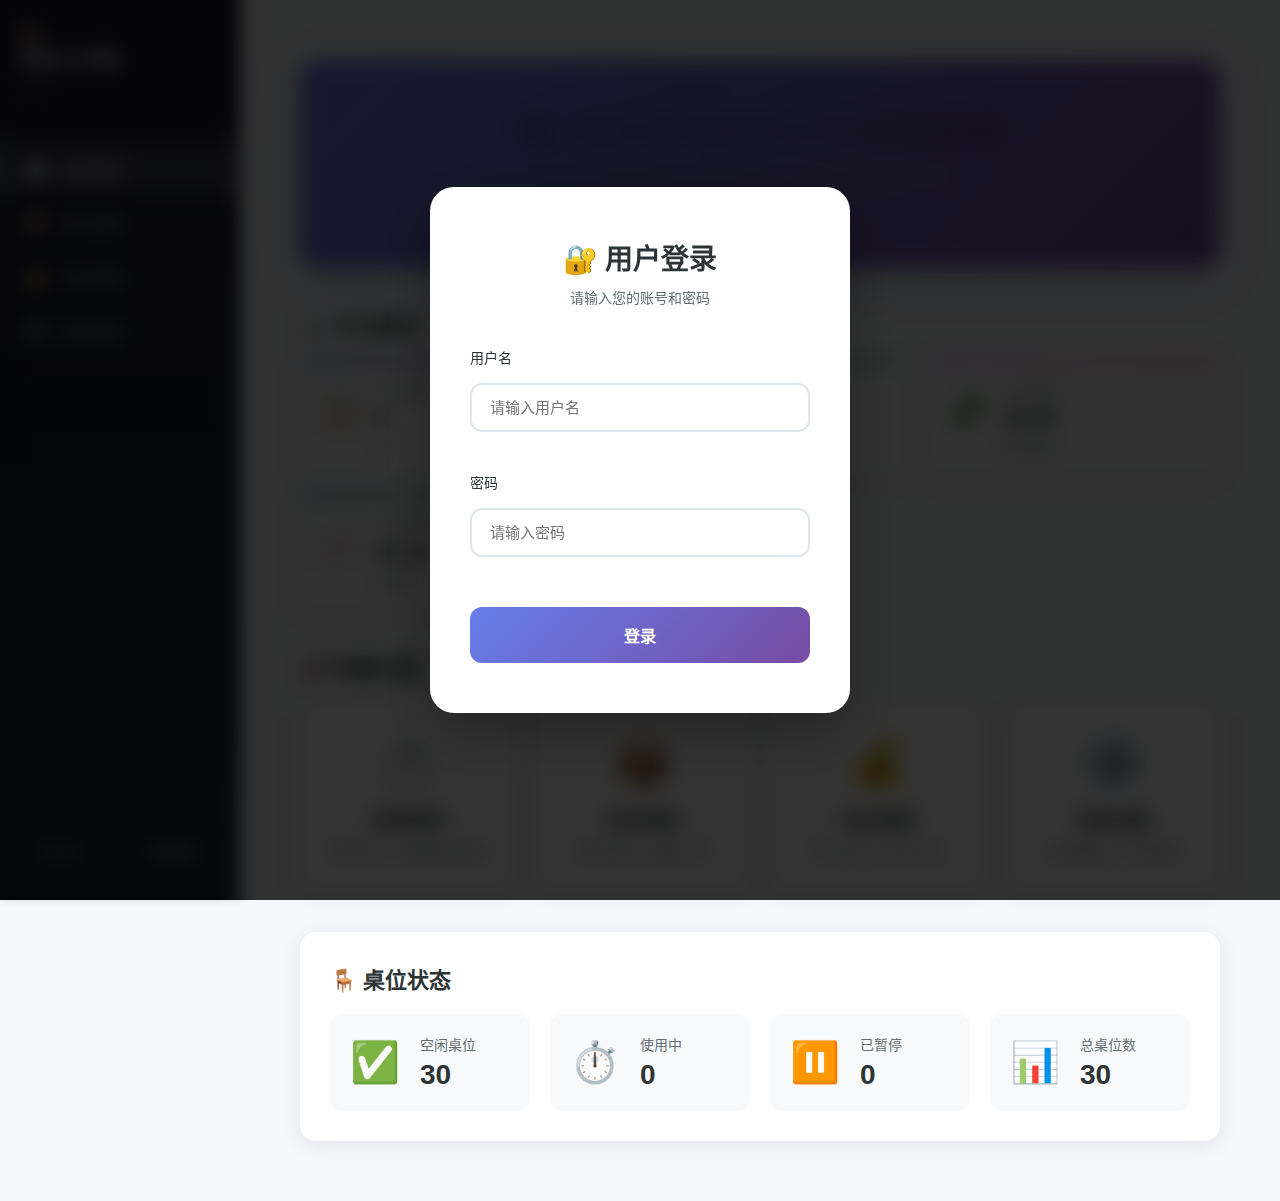
<file: index.html>
<!DOCTYPE html>
<html lang="zh-CN">
<head>
    <meta charset="UTF-8">
    <meta name="viewport" content="width=device-width, initial-scale=1.0">
    <title>拼豆计时收费系统 Pro V1.0</title>
    <link rel="stylesheet" href="styles.css">
    <link rel="manifest" href="manifest.json">
    <meta name="theme-color" content="#667eea">
    <meta name="apple-mobile-web-app-capable" content="yes">
    <meta name="apple-mobile-web-app-status-bar-style" content="black-translucent">
    <meta name="apple-mobile-web-app-title" content="拼豆计时器">
    <meta name="mobile-web-app-capable" content="yes">
    <style>
        .welcome-page {
            padding: 30px;
            max-width: 1400px;
            margin: 0 auto;
        }
        
        .welcome-header {
            text-align: center;
            margin-bottom: 40px;
            padding: 40px 20px;
            background: linear-gradient(135deg, #667eea 0%, #764ba2 100%);
            border-radius: 20px;
            color: white;
            box-shadow: 0 10px 40px rgba(102, 126, 234, 0.3);
        }
        
        .welcome-header h1 {
            font-size: 36px;
            margin-bottom: 10px;
            text-shadow: 0 2px 4px rgba(0, 0, 0, 0.2);
        }
        
        .welcome-header .subtitle {
            font-size: 18px;
            opacity: 0.9;
            font-weight: 300;
        }
        
        .section-title {
            font-size: 22px;
            font-weight: 600;
            margin-bottom: 20px;
            color: #2d3436;
            display: flex;
            align-items: center;
            gap: 10px;
        }
        
        .today-stats {
            margin-bottom: 40px;
        }
        
        .stats-grid {
            display: grid;
            grid-template-columns: repeat(auto-fit, minmax(250px, 1fr));
            gap: 20px;
        }
        
        .stat-card {
            background: white;
            border-radius: 16px;
            padding: 25px;
            box-shadow: 0 4px 20px rgba(0, 0, 0, 0.08);
            transition: all 0.3s ease;
            position: relative;
            overflow: hidden;
        }
        
        .stat-card::before {
            content: '';
            position: absolute;
            top: 0;
            left: 0;
            right: 0;
            height: 4px;
            border-radius: 16px 16px 0 0;
        }
        
        .stat-card.primary::before {
            background: linear-gradient(90deg, #667eea, #764ba2);
        }
        
        .stat-card.success::before {
            background: linear-gradient(90deg, #11998e, #38ef7d);
        }
        
        .stat-card.warning::before {
            background: linear-gradient(90deg, #f093fb, #f5576c);
        }
        
        .stat-card.info::before {
            background: linear-gradient(90deg, #4facfe, #00f2fe);
        }
        
        .stat-card.danger::before {
            background: linear-gradient(90deg, #eb3349, #f45c43);
        }
        
        .stat-card:hover {
            transform: translateY(-5px);
            box-shadow: 0 8px 30px rgba(0, 0, 0, 0.12);
        }
        
        .stat-icon {
            font-size: 48px;
            margin-bottom: 15px;
        }
        
        .stat-label {
            font-size: 14px;
            color: #636e72;
            margin-bottom: 8px;
            font-weight: 500;
        }
        
        .stat-value {
            font-size: 32px;
            font-weight: 700;
            color: #2d3436;
            margin-bottom: 5px;
        }
        
        .stat-change {
            font-size: 13px;
            color: #636e72;
        }
        
        .quick-access {
            margin-bottom: 40px;
        }
        
        .access-grid {
            display: grid;
            grid-template-columns: repeat(auto-fit, minmax(200px, 1fr));
            gap: 20px;
        }
        
        .access-card {
            background: white;
            border-radius: 16px;
            padding: 30px 20px;
            text-align: center;
            text-decoration: none;
            color: inherit;
            box-shadow: 0 4px 20px rgba(0, 0, 0, 0.08);
            transition: all 0.3s ease;
            border: 2px solid transparent;
        }
        
        .access-card:hover {
            transform: translateY(-8px);
            box-shadow: 0 12px 40px rgba(0, 0, 0, 0.15);
            border-color: #667eea;
        }
        
        .access-icon {
            font-size: 48px;
            margin-bottom: 15px;
        }
        
        .access-card h3 {
            font-size: 18px;
            margin-bottom: 8px;
            color: #2d3436;
        }
        
        .access-card p {
            font-size: 14px;
            color: #636e72;
            margin: 0;
        }
        
        .table-status-overview {
            background: white;
            border-radius: 16px;
            padding: 30px;
            box-shadow: 0 4px 20px rgba(0, 0, 0, 0.08);
        }
        
        .table-overview-grid {
            display: grid;
            grid-template-columns: repeat(auto-fit, minmax(200px, 1fr));
            gap: 20px;
        }
        
        .table-stat {
            display: flex;
            align-items: center;
            gap: 20px;
            padding: 20px;
            background: #f8f9fa;
            border-radius: 12px;
            transition: all 0.3s ease;
        }
        
        .table-stat:hover {
            background: #e9ecef;
            transform: scale(1.02);
        }
        
        .table-stat-icon {
            font-size: 40px;
        }
        
        .table-stat-label {
            font-size: 14px;
            color: #636e72;
            margin-bottom: 5px;
        }
        
        .table-stat-value {
            font-size: 28px;
            font-weight: 700;
            color: #2d3436;
        }
        
        .sidebar-footer {
            padding: 20px;
            border-top: 1px solid rgba(255, 255, 255, 0.1);
        }
        
        .server-info {
            display: flex;
            justify-content: space-between;
            align-items: center;
            font-size: 13px;
        }
        
        .info-label {
            color: rgba(255, 255, 255, 0.6);
        }
        
        .info-value {
            color: white;
            font-weight: 500;
        }
        
        .user-info {
            display: flex;
            align-items: center;
            gap: 12px;
            padding: 15px 20px;
            background: rgba(255, 255, 255, 0.1);
            border-radius: 12px;
            margin-bottom: 15px;
        }
        
        .user-avatar {
            width: 40px;
            height: 40px;
            border-radius: 50%;
            background: linear-gradient(135deg, #667eea 0%, #764ba2 100%);
            display: flex;
            align-items: center;
            justify-content: center;
            font-size: 20px;
        }
        
        .user-details {
            flex: 1;
        }
        
        .user-name {
            color: white;
            font-weight: 600;
            font-size: 15px;
            margin-bottom: 3px;
        }
        
        .user-role {
            color: rgba(255, 255, 255, 0.7);
            font-size: 12px;
        }
        
        .logout-btn {
            background: rgba(255, 255, 255, 0.2);
            border: none;
            color: white;
            padding: 8px 16px;
            border-radius: 8px;
            cursor: pointer;
            font-size: 13px;
            transition: all 0.3s ease;
        }
        
        .logout-btn:hover {
            background: rgba(255, 255, 255, 0.3);
        }
        
        .login-modal {
            position: fixed;
            top: 0;
            left: 0;
            right: 0;
            bottom: 0;
            background: rgba(0, 0, 0, 0.8);
            backdrop-filter: blur(10px);
            display: flex;
            align-items: center;
            justify-content: center;
            z-index: 10000;
        }
        
        .login-content {
            background: white;
            border-radius: 24px;
            padding: 50px 40px;
            width: 100%;
            max-width: 420px;
            box-shadow: 0 20px 60px rgba(0, 0, 0, 0.3);
            animation: slideUp 0.4s ease;
        }
        
        @keyframes slideUp {
            from {
                transform: translateY(50px);
                opacity: 0;
            }
            to {
                transform: translateY(0);
                opacity: 1;
            }
        }
        
        .login-header {
            text-align: center;
            margin-bottom: 40px;
        }
        
        .login-header h2 {
            font-size: 28px;
            color: #2d3436;
            margin-bottom: 10px;
        }
        
        .login-header p {
            color: #636e72;
            font-size: 14px;
        }
        
        .login-form {
            display: flex;
            flex-direction: column;
            gap: 20px;
        }
        
        .form-group {
            display: flex;
            flex-direction: column;
            gap: 8px;
        }
        
        .form-group label {
            font-size: 14px;
            font-weight: 500;
            color: #2d3436;
        }
        
        .form-group input {
            padding: 14px 18px;
            border: 2px solid #dfe6e9;
            border-radius: 12px;
            font-size: 15px;
            transition: all 0.3s ease;
            outline: none;
        }
        
        .form-group input:focus {
            border-color: #667eea;
            box-shadow: 0 0 0 4px rgba(102, 126, 234, 0.1);
        }
        
        .login-btn {
            background: linear-gradient(135deg, #667eea 0%, #764ba2 100%);
            color: white;
            border: none;
            padding: 16px;
            border-radius: 12px;
            font-size: 16px;
            font-weight: 600;
            cursor: pointer;
            transition: all 0.3s ease;
            margin-top: 10px;
        }
        
        .login-btn:hover {
            transform: translateY(-2px);
            box-shadow: 0 8px 20px rgba(102, 126, 234, 0.4);
        }
        
        .login-tips {
            text-align: center;
            margin-top: 25px;
            padding-top: 20px;
            border-top: 1px solid #dfe6e9;
        }
        
        .login-tips p {
            color: #636e72;
            font-size: 13px;
            margin: 5px 0;
        }
        
        @media (max-width: 768px) {
            .welcome-header h1 {
                font-size: 28px;
            }
            
            .stats-grid {
                grid-template-columns: 1fr;
            }
            
            .access-grid {
                grid-template-columns: repeat(2, 1fr);
            }
            
            .table-overview-grid {
                grid-template-columns: 1fr 1fr;
            }
        }
    </style>
</head>
<body>
    <div class="app">
        <nav class="sidebar">
            <div class="logo">
                <div id="shopLogo">
                    <span class="logo-icon">🎨</span>
                </div>
                <h2 id="shopNameDisplay">拼豆计时器</h2>
                <span class="version">V1.0</span>
            </div>
            
            <div class="nav-menu">
                <a href="timer.html" class="nav-item active">
                    <span class="icon">⏱️</span>
                    <span>收费管理</span>
                </a>
                <a href="inventory.html" class="nav-item">
                    <span class="icon">📦</span>
                    <span>库存管理</span>
                </a>
                <a href="revenue-expense.html" class="nav-item">
                    <span class="icon">💰</span>
                    <span>收支管理</span>
                </a>
                <a href="settings.html" class="nav-item">
                    <span class="icon">⚙️</span>
                    <span>系统设置</span>
                </a>
            </div>
            
            <div class="sidebar-footer">
                <div class="user-info" id="userInfo" style="display: none;">
                    <div class="user-avatar" id="userAvatar">👤</div>
                    <div class="user-details">
                        <div class="user-name" id="userName">用户</div>
                        <div class="user-role" id="userRole">角色</div>
                    </div>
                    <button onclick="handleLogout()" class="logout-btn">退出</button>
                </div>
                <div class="server-info">
                    <span class="info-label">服务器</span>
                    <span class="info-value" id="serverIP">获取中...</span>
                </div>
            </div>
        </nav>
        
        <main class="main-content">
            <div class="welcome-page">
                <div class="welcome-header">
                    <h1>🎨 欢迎使用拼豆计时收费系统</h1>
                    <p class="subtitle">V1.0 初始版本 - 简化高效，用户权限，费用分摊</p>
                </div>
                
                <div class="today-stats">
                    <h2 class="section-title">📊 今日概况</h2>
                    <div class="stats-grid">
                        <div class="stat-card primary">
                            <div class="stat-icon">📋</div>
                            <div class="stat-content">
                                <div class="stat-label">今日订单</div>
                                <div class="stat-value" id="todayOrders">0</div>
                                <div class="stat-change">单</div>
                            </div>
                        </div>
                    <div class="stat-card success">
                        <div class="stat-icon">💰</div>
                        <div class="stat-content">
                                <div class="stat-label">今日收入</div>
                                <div class="stat-value" id="todayIncome">¥0.00</div>
                                <div class="stat-change">营业额</div>
                            </div>
                        </div>
                        <div class="stat-card warning">
                            <div class="stat-icon">💸</div>
                            <div class="stat-content">
                                <div class="stat-label">今日支出</div>
                                <div class="stat-value" id="todayExpense">¥0.00</div>
                                <div class="stat-change">成本费用</div>
                            </div>
                        </div>
                        <div class="stat-card info">
                            <div class="stat-icon">📈</div>
                            <div class="stat-content">
                                <div class="stat-label">今日利润</div>
                                <div class="stat-value" id="todayProfit">¥0.00</div>
                                <div class="stat-change">净利润</div>
                            </div>
                        </div>
                    </div>
                </div>
                
                <div class="quick-access">
                    <h2 class="section-title">🚀 快捷功能</h2>
                    <div class="access-grid">
                        <a href="timer.html" class="access-card">
                            <div class="access-icon">⏱️</div>
                            <h3>收费管理</h3>
                            <p>开始计时、查看桌位状态</p>
                        </a>
                        <a href="inventory.html" class="access-card">
                            <div class="access-icon">📦</div>
                            <h3>库存管理</h3>
                            <p>色号库存、批量入库</p>
                        </a>
                        <a href="revenue-expense.html" class="access-card">
                            <div class="access-icon">💰</div>
                            <h3>收支管理</h3>
                            <p>收入支出、统计分析</p>
                        </a>
                        <a href="settings.html" class="access-card">
                            <div class="access-icon">⚙️</div>
                            <h3>系统设置</h3>
                            <p>价格配置、色号管理</p>
                        </a>
                    </div>
                </div>
                
                <div class="table-status-overview">
                    <h2 class="section-title">🪑 桌位状态</h2>
                    <div class="table-overview-grid">
                        <div class="table-stat">
                            <div class="table-stat-icon">✅</div>
                            <div class="table-stat-info">
                                <div class="table-stat-label">空闲桌位</div>
                                <div class="table-stat-value" id="freeTables">0</div>
                            </div>
                        </div>
                        <div class="table-stat">
                            <div class="table-stat-icon">⏱️</div>
                            <div class="table-stat-info">
                                <div class="table-stat-label">使用中</div>
                                <div class="table-stat-value" id="activeTables">0</div>
                            </div>
                        </div>
                        <div class="table-stat">
                            <div class="table-stat-icon">⏸️</div>
                            <div class="table-stat-info">
                                <div class="table-stat-label">已暂停</div>
                                <div class="table-stat-value" id="pausedTables">0</div>
                            </div>
                        </div>
                        <div class="table-stat">
                            <div class="table-stat-icon">📊</div>
                            <div class="table-stat-info">
                                <div class="table-stat-label">总桌位数</div>
                                <div class="table-stat-value" id="totalTables">0</div>
                            </div>
                        </div>
                    </div>
                </div>
            </div>
        </main>
    </div>
    
    <div id="loginModal" class="login-modal" style="display: none;">
        <div class="login-content">
            <div class="login-header">
                <h2>🔐 用户登录</h2>
                <p>请输入您的账号和密码</p>
            </div>
            <div class="login-form">
                <div class="form-group">
                    <label>用户名</label>
                    <input type="text" id="loginUsername" placeholder="请输入用户名" autocomplete="username">
                </div>
                <div class="form-group">
                    <label>密码</label>
                    <input type="password" id="loginPassword" placeholder="请输入密码" autocomplete="current-password">
                </div>
                <button onclick="handleLogin()" class="login-btn">登录</button>
            </div>

        </div>
    </div>
    
    <script src="bead-data.js"></script>
    <script src="common.js"></script>
    <script>
        function updateSidebarDisplay() {
            const logo = document.getElementById('shopLogo');
            const nameDisplay = document.getElementById('shopNameDisplay');
            
            if (config.shopIcon) {
                logo.innerHTML = `<img src="${config.shopIcon}" style="width: 40px; height: 40px; border-radius: 8px; object-fit: cover;">`;
            }
            
            if (config.shopName) {
                nameDisplay.textContent = config.shopName;
            }
        }
        
        async function getServerIP() {
            try {
                const isLocal = window.location.hostname === 'localhost' || window.location.hostname === '127.0.0.1';
                document.getElementById('serverIP').textContent = isLocal ? '本地运行' : window.location.hostname;
            } catch (e) {
                document.getElementById('serverIP').textContent = '未知';
            }
        }
        
        function loadTodayStats() {
            const today = new Date();
            const todayStr = today.getFullYear() + '-' + 
                String(today.getMonth() + 1).padStart(2, '0') + '-' + 
                String(today.getDate()).padStart(2, '0');
            
            const orders = JSON.parse(localStorage.getItem('perlerTimerOrders') || '[]');
            const todayOrders = orders.filter(o => {
                if (o.date) {
                    return o.date === todayStr;
                }
                if (o.endTime) {
                    const orderDate = new Date(o.endTime);
                    const orderDateStr = orderDate.getFullYear() + '-' + 
                        String(orderDate.getMonth() + 1).padStart(2, '0') + '-' + 
                        String(orderDate.getDate()).padStart(2, '0');
                    return orderDateStr === todayStr;
                }
                return false;
            });
            
            const expenses = JSON.parse(localStorage.getItem('perlerTimerExpenses') || '[]');
            const todayExpenses = expenses.filter(e => e.date === todayStr);
            
            const totalIncome = todayOrders.reduce((sum, o) => sum + (o.actualPayment || 0), 0);
            const totalExpense = todayExpenses.reduce((sum, e) => sum + (e.amount || 0), 0);
            const profit = totalIncome - totalExpense;
            
            document.getElementById('todayOrders').textContent = todayOrders.length;
            document.getElementById('todayIncome').textContent = formatMoney(totalIncome);
            document.getElementById('todayExpense').textContent = formatMoney(totalExpense);
            
            const profitEl = document.getElementById('todayProfit');
            profitEl.textContent = formatMoney(profit);
            profitEl.parentElement.parentElement.className = 'stat-card ' + (profit >= 0 ? 'success' : 'danger');
            
            updateTableStatus();
        }
        
        function updateTableStatus() {
            const tables = JSON.parse(localStorage.getItem('perlerTimerTables') || '[]');
            
            const freeCount = tables.filter(t => t.status === 'free').length;
            const activeCount = tables.filter(t => t.status === 'in-use').length;
            const pausedCount = tables.filter(t => t.status === 'in-use' && t.paused).length;
            
            document.getElementById('freeTables').textContent = freeCount;
            document.getElementById('activeTables').textContent = activeCount;
            document.getElementById('pausedTables').textContent = pausedCount;
            document.getElementById('totalTables').textContent = tables.length;
        }
        
        function checkLoginStatus() {
            const isLoggedIn = checkLogin();
            const loginModal = document.getElementById('loginModal');
            const userInfo = document.getElementById('userInfo');
            
            if (isLoggedIn) {
                loginModal.style.display = 'none';
                userInfo.style.display = 'flex';
                
                const user = getCurrentUser();
                if (user) {
                    document.getElementById('userName').textContent = user.name || user.username;
                    document.getElementById('userRole').textContent = user.role === 'admin' ? '管理员' : '普通员工';
                    document.getElementById('userAvatar').textContent = user.role === 'admin' ? '👑' : '👤';
                }
            } else {
                loginModal.style.display = 'flex';
                userInfo.style.display = 'none';
            }
        }
        
        function handleLogin() {
            const username = document.getElementById('loginUsername').value.trim();
            const password = document.getElementById('loginPassword').value;
            
            if (!username) {
                alert('请输入用户名！');
                document.getElementById('loginUsername').focus();
                return;
            }
            
            if (!password) {
                alert('请输入密码！');
                document.getElementById('loginPassword').focus();
                return;
            }
            
            if (username.length < 3) {
                alert('用户名长度不能少于3个字符！');
                document.getElementById('loginUsername').focus();
                return;
            }
            
            if (password.length < 6) {
                alert('密码长度不能少于6个字符！');
                document.getElementById('loginPassword').focus();
                return;
            }
            
            const result = login(username, password);
            
            if (result.success) {
                showNotification(`欢迎回来，${result.user.name}！`);
                checkLoginStatus();
            } else {
                alert(result.message || '登录失败，请检查用户名和密码！');
                document.getElementById('loginPassword').value = '';
                document.getElementById('loginPassword').focus();
            }
        }
        
        function handleLogout() {
            if (confirm('确定要退出登录吗？')) {
                logout();
                showNotification('已退出登录');
                checkLoginStatus();
            }
        }
        
        loadConfig();
        updateSidebarDisplay();
        initTables();
        getServerIP();
        loadTodayStats();
        checkLoginStatus();
        
        setInterval(() => {
            loadTodayStats();
        }, 5000);
        
        document.getElementById('loginPassword').addEventListener('keypress', function(e) {
            if (e.key === 'Enter') {
                handleLogin();
            }
        });
    </script>
</body>
</html>
</file>
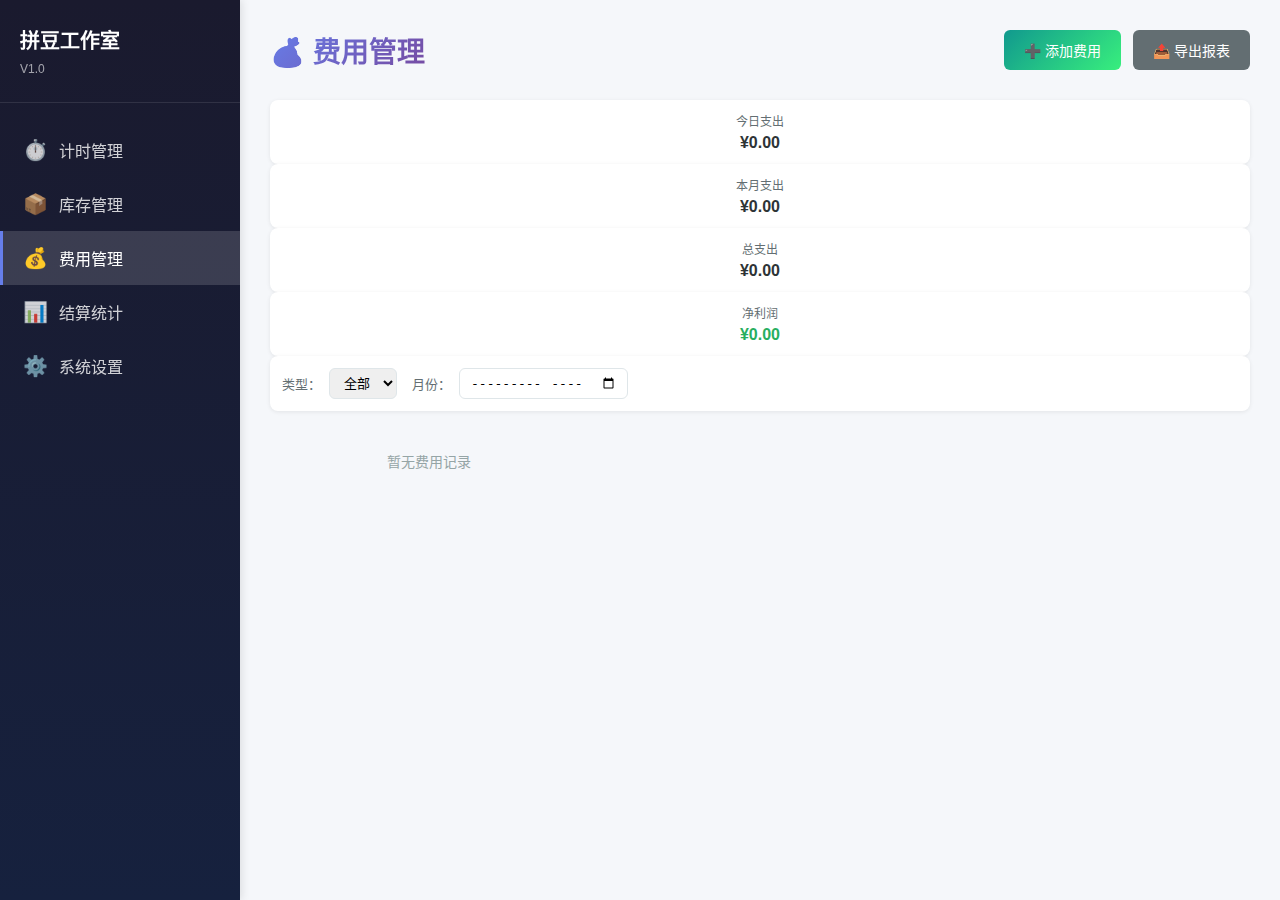
<file: expense.html>
<!DOCTYPE html>
<html lang="zh-CN">
<head>
    <meta charset="UTF-8">
    <meta name="viewport" content="width=device-width, initial-scale=1.0">
    <title>费用管理 - 拼豆计时器 Pro V1.0</title>
    <link rel="stylesheet" href="styles.css">
    <link rel="manifest" href="manifest.json">
    <meta name="theme-color" content="#667eea">
    <meta name="apple-mobile-web-app-capable" content="yes">
    <meta name="apple-mobile-web-app-status-bar-style" content="black-translucent">
    <meta name="apple-mobile-web-app-title" content="拼豆计时器">
    <meta name="mobile-web-app-capable" content="yes">
</head>
<body>
    <div class="app">
        <nav class="sidebar">
            <a href="index.html" class="logo">
                <h2 id="shopNameDisplay">拼豆计时器</h2>
                <span class="version">V1.0</span>
            </a>
            
            <div class="nav-menu">
                <a href="timer.html" class="nav-item">
                    <span class="icon">⏱️</span>
                    <span>计时管理</span>
                </a>
                <a href="inventory.html" class="nav-item">
                    <span class="icon">📦</span>
                    <span>库存管理</span>
                </a>
                <a href="expense.html" class="nav-item active">
                    <span class="icon">💰</span>
                    <span>费用管理</span>
                </a>
                <a href="settlement.html" class="nav-item">
                    <span class="icon">📊</span>
                    <span>结算统计</span>
                </a>
                <a href="settings.html" class="nav-item">
                    <span class="icon">⚙️</span>
                    <span>系统设置</span>
                </a>
            </div>
        </nav>
        
        <main class="main-content">
            <div class="expense-page">
                <div class="page-header">
                    <h1>💰 费用管理</h1>
                    <div class="header-actions">
                        <button onclick="openAddExpenseModal()" class="btn btn-success">➕ 添加费用</button>
                        <button onclick="exportExpenses()" class="btn btn-secondary">📤 导出报表</button>
                    </div>
                </div>
                
                <!-- 费用统计卡片（紧凑版） -->
                <div class="expense-stats-compact">
                    <div class="stat-card compact">
                        <div class="stat-label">今日支出</div>
                        <div class="stat-value" id="todayExpense">¥0.00</div>
                    </div>
                    <div class="stat-card compact">
                        <div class="stat-label">本月支出</div>
                        <div class="stat-value" id="monthExpense">¥0.00</div>
                    </div>
                    <div class="stat-card compact">
                        <div class="stat-label">总支出</div>
                        <div class="stat-value" id="totalExpense">¥0.00</div>
                    </div>
                    <div class="stat-card compact">
                        <div class="stat-label">净利润</div>
                        <div class="stat-value" id="netProfit">¥0.00</div>
                    </div>
                </div>
                
                <!-- 筛选区（紧凑版） -->
                <div class="filter-section-compact">
                    <div class="filter-group">
                        <label>类型：</label>
                        <select id="expenseTypeFilter" class="form-control compact" onchange="loadExpenses()">
                            <option value="all">全部</option>
                            <option value="rent">房租</option>
                            <option value="purchase">进货</option>
                            <option value="utilities">水电</option>
                            <option value="salary">人工</option>
                            <option value="other">其他</option>
                        </select>
                    </div>
                    <div class="filter-group">
                        <label>月份：</label>
                        <input type="month" id="expenseMonthFilter" class="form-control compact" onchange="loadExpenses()">
                    </div>
                </div>
                
                <!-- 费用列表 -->
                <div id="expenseList" class="expense-list-compact"></div>
            </div>
        </main>
    </div>
    
    <!-- 添加费用弹窗 -->
    <div id="addExpenseModal" class="modal">
        <div class="modal-content" style="max-width: 500px;">
            <h2>➕ 添加费用</h2>
            <div class="form-group">
                <label>费用类型</label>
                <select id="expenseType" class="form-control" onchange="toggleExpenseBeadSection()">
                    <option value="rent">房租</option>
                    <option value="purchase">进货</option>
                    <option value="utilities">水电</option>
                    <option value="salary">人工</option>
                    <option value="other">其他</option>
                </select>
            </div>
            <div class="form-group">
                <label>金额（元）</label>
                <input type="number" id="expenseAmount" class="form-control" step="0.01" min="0" placeholder="请输入金额">
            </div>
            <div class="form-group">
                <label>日期</label>
                <input type="date" id="expenseDate" class="form-control">
            </div>
            <div class="form-group">
                <label>备注</label>
                <textarea id="expenseNote" class="form-control" placeholder="备注信息..."></textarea>
            </div>
            
            <div id="expenseBeadSection" style="display: none;">
                <hr>
                <div class="form-group">
                    <label>🎨 关联拼豆库存</label>
                    <div id="expenseBeadList" class="expense-bead-list"></div>
                    <button onclick="addExpenseBeadItem()" class="btn btn-sm btn-success" style="margin-top: 10px;">➕ 添加拼豆</button>
>
                </div>
            </div>
            
            <div class="modal-actions">
                <button onclick="closeAddExpenseModal()" class="btn btn-secondary">取消</button>
                <button onclick="confirmAddExpense()" class="btn btn-success">确认添加</button>
            </div>
        </div>
    </div>
    
    <!-- 费用拼豆项弹窗 -->
    <div id="expenseBeadItemModal" class="modal">
        <div class="modal-content" style="max-width: 500px;">
            <h2>🎨 添加拼豆</h2>
            <div class="form-group">
                <label>选择色号</label>
                <select id="expenseBeadColorSelect" class="form-control">
                    <option value="">请选择色号...</option>
                </select>
            </div>
            <div class="form-group">
                <label>数量（克）</label>
                <input type="number" id="expenseBeadAmount" class="form-control" step="1" min="1" placeholder="例如：500">
            </div>
            <div class="form-group">
                <label>备注</label>
                <input type="text" id="expenseBeadNote" class="form-control" placeholder="备注信息...">
            </div>
            <div class="modal-actions">
                <button onclick="closeExpenseBeadItemModal()" class="btn btn-secondary">取消</button>
                <button onclick="confirmAddExpenseBeadItem()" class="btn btn-success">确认添加</button>
            </div>
        </div>
    </div>
    
    <script src="bead-data.js"></script>
    <script src="common.js"></script>
    <script>
        // 当前费用拼豆记录
        let currentExpenseBeads = [];
        
        // 初始化页面
        function initExpensePage() {
            loadConfig();
            updateShopNameDisplay();
            loadExpenses();
            
            // 设置默认日期
            document.getElementById('expenseDate').value = new Date().toISOString().split('T')[0];
        }
        
        // 切换费用拼豆区域显示
        function toggleExpenseBeadSection() {
            const type = document.getElementById('expenseType').value;
            const section = document.getElementById('expenseBeadSection');
            
            if (type === 'purchase') {
                section.style.display = 'block';
            } else {
                section.style.display = 'none';
            }
        }
        
        // 加载费用拼豆色号选择器
        function loadExpenseBeadColorSelect() {
            const beads = JSON.parse(localStorage.getItem('perlerTimerBeads')) || [];
            const select = document.getElementById('expenseBeadColorSelect');
            
            if (beads.length === 0) {
                const defaultBeads = [...mard221Colors].map(c => ({
                    code: c.code,
                    name: c.name,
                    color: c.color,
                    stock: 0,
                    stockGram: 0
                }));
                localStorage.setItem('perlerTimerBeads', JSON.stringify(defaultBeads));
                loadExpenseBeadColorSelect();
                return;
            }
            
            select.innerHTML = '<option value="">请选择色号...</option>';
            beads.forEach(bead => {
                const option = document.createElement('option');
                option.value = bead.code;
                option.textContent = `${bead.code} - ${bead.name}`;
                option.style.color = bead.color;
                select.appendChild(option);
            });
        }
        
        // 打开费用拼豆项弹窗
        function openExpenseBeadItemModal() {
            loadExpenseBeadColorSelect();
            document.getElementById('expenseBeadColorSelect').value = '';
            document.getElementById('expenseBeadAmount').value = '';
            document.getElementById('expenseBeadNote').value = '';
            document.getElementById('expenseBeadItemModal').style.display = 'flex';
        }
        
        // 关闭费用拼豆项弹窗
        function closeExpenseBeadItemModal() {
            document.getElementById('expenseBeadItemModal').style.display = 'none';
        }
        
        // 确认添加费用拼豆项
        function confirmAddExpenseBeadItem() {
            const colorCode = document.getElementById('expenseBeadColorSelect').value;
            const amount = parseInt(document.getElementById('expenseBeadAmount').value) || 0;
            const note = document.getElementById('expenseBeadNote').value;
            
            if (!colorCode) {
                alert('请选择色号！');
                return;
            }
            
            if (amount <= 0) {
                alert('请输入有效的数量！');
                return;
            }
            
            const beads = JSON.parse(localStorage.getItem('perlerTimerBeads')) || [];
            const bead = beads.find(b => b.code === colorCode);
            
            if (!bead) {
                alert('色号不存在！');
                return;
            }
            
            currentExpenseBeads.push({
                code: bead.code,
                name: bead.name,
                color: bead.color,
                amount: amount,
                note: note
            });
            
            updateExpenseBeadList();
            closeExpenseBeadItemModal();
        }
        
        // 删除费用拼豆项
        function removeExpenseBeadItem(index) {
            currentExpenseBeads.splice(index, 1);
            updateExpenseBeadList();
        }
        
        // 更新费用拼豆列表显示
        function updateExpenseBeadList() {
            const container = document.getElementById('expenseBeadList');
            
            if (currentExpenseBeads.length === 0) {
                container.innerHTML = '<div class="empty-hint">暂无拼豆记录</div>';
                return;
            }
            
            container.innerHTML = currentExpenseBeads.map((item, index) => `
                <div class="expense-bead-item">
                    <div class="expense-bead-color" style="background-color: ${item.color};">
                        ${item.code}
                    </div>
                    <div class="expense-bead-info">
                        <div class="expense-bead-name">${item.name}</div>
                        <div class="expense-bead-amount">${item.amount}g</div>
                        ${item.note ? `<div class="expense-bead-note">${item.note}</div>` : ''}
                    </div>
                    <button onclick="removeExpenseBeadItem(${index})" class="btn btn-sm btn-danger">删除</button>
                </div>
            `).join('');
        }
        
        // 添加费用拼豆项（按钮调用）
        function addExpenseBeadItem() {
            openExpenseBeadItemModal();
        }
        
        // 加载费用列表
        function loadExpenses() {
            const typeFilter = document.getElementById('expenseTypeFilter').value;
            const monthFilter = document.getElementById('expenseMonthFilter').value;
            const container = document.getElementById('expenseList');
            
            let expenses = JSON.parse(localStorage.getItem('perlerTimerExpenses') || '[]');
            
            // 按类型筛选
            if (typeFilter !== 'all') {
                expenses = expenses.filter(e => e.type === typeFilter);
            }
            
            // 按月份筛选
            if (monthFilter) {
                expenses = expenses.filter(e => e.date.startsWith(monthFilter));
            }
            
            // 按日期倒序排列
            expenses.sort((a, b) => new Date(b.date) - new Date(a.date));
            
            if (expenses.length === 0) {
                container.innerHTML = '<div class="empty-hint">暂无费用记录</div>';
                updateExpenseStats([]);
                return;
            }
            
            container.innerHTML = expenses.map(expense => `
                <div class="expense-card compact">
                    <div class="expense-header">
                        <span class="expense-type ${expense.type}">${getTypeName(expense.type)}</span>
                        <span class="expense-amount">-¥${expense.amount.toFixed(2)}</span>
                    </div>
                    <div class="expense-date">${expense.date}</div>
                    ${expense.note ? `<div class="expense-note">${expense.note}</div>` : ''}
                    ${expense.beads && expense.beads.length > 0 ? `
                        <div class="expense-bead-summary">
                            <span>🎨 关联拼豆：</span>
                            ${expense.beads.map(b => `<span class="bead-tag" style="background-color: ${b.color};">${b.code} ${b.amount}g</span>`).join('')}
                        </div>
                    ` : ''}
                    <div class="expense-actions">
                        <button onclick="deleteExpense('${expense.id}')" class="btn btn-sm btn-danger">删除</button>
                    </div>
                </div>
            `).join('');
            
            updateExpenseStats(expenses);
        }
        
        // 更新费用统计
        function updateExpenseStats(expenses) {
            const today = new Date().toISOString().split('T')[0];
            const currentMonth = today.substring(0, 7);
            
            const allExpenses = JSON.parse(localStorage.getItem('perlerTimerExpenses') || '[]');
            const orders = JSON.parse(localStorage.getItem('perlerTimerOrders') || '[]');
            
            const todayExpenses = allExpenses.filter(e => e.date === today);
            const monthExpenses = allExpenses.filter(e => e.date.startsWith(currentMonth));
            
            const todayIncome = orders.filter(o => o.date === today).reduce((sum, o) => sum + o.actualPayment, 0);
            const totalIncome = orders.reduce((sum, o) => sum + o.actualPayment, 0);
            
            const todayExpense = todayExpenses.reduce((sum, e) => sum + e.amount, 0);
            const monthExpense = monthExpenses.reduce((sum, e) => sum + e.amount, 0);
            const totalExpense = allExpenses.reduce((sum, e) => sum + e.amount, 0);
            const netProfit = totalIncome - totalExpense;
            
            document.getElementById('todayExpense').textContent = `¥${todayExpense.toFixed(2)}`;
            document.getElementById('monthExpense').textContent = `¥${monthExpense.toFixed(2)}`;
            document.getElementById('totalExpense').textContent = `¥${totalExpense.toFixed(2)}`;
            
            const profitEl = document.getElementById('netProfit');
            profitEl.textContent = `¥${netProfit.toFixed(2)}`;
            profitEl.className = 'stat-value ' + (netProfit >= 0 ? 'profit' : 'loss');
        }
        
        // 打开添加费用弹窗
        function openAddExpenseModal() {
            document.getElementById('expenseType').value = 'other';
            document.getElementById('expenseAmount').value = '';
            document.getElementById('expenseDate').value = new Date().toISOString().split('T')[0];
            document.getElementById('expenseNote').value = '';
            currentExpenseBeads = [];
            updateExpenseBeadList();
            document.getElementById('addExpenseModal').style.display = 'flex';
        }
        
        // 关闭添加费用弹窗
        function closeAddExpenseModal() {
            document.getElementById('addExpenseModal').style.display = 'none';
            currentExpenseBeads = [];
        }
        
        // 确认添加费用
        function confirmAddExpense() {
            const type = document.getElementById('expenseType').value;
            const amount = parseFloat(document.getElementById('expenseAmount').value) || 0;
            const date = document.getElementById('expenseDate').value;
            const note = document.getElementById('expenseNote').value;
            
            if (amount <= 0) {
                alert('请输入有效的金额！');
                return;
            }
            
            if (!date) {
                alert('请选择选择日期！');
                return;
            }
            
            // 处理拼豆库存更新（仅进货类型）
            if (type === 'purchase' && currentExpenseBeads.length > 0) {
                const beads = JSON.parse(localStorage.getItem('perlerTimerBeads')) || [];
                
                currentExpenseBeads.forEach(usage => {
                    const beadIndex = beads.findIndex(b => b.code === usage.code);
                    if (beadIndex !== -1) {
                        beads[beadIndex].stockGram += usage.amount;
                    }
                });
                
                localStorage.setItem('perlerTimerBeads', JSON.stringify(beads));
                
                // 记录库存操作日志
                const logs = JSON.parse(localStorage.getItem('perlerTimerInventoryLogs')) || [];
                logs.unshift({
                    id: Date.now(),
                    timestamp: new Date().toISOString(),
                    type: 'in',
                    colors: currentExpenseBeads.map(u => ({
                        code: u.code,
                        name: u.name,
                        gram: u.amount
                    })),
                    note: `进货费用记录`,
                    expenseId: generateId()
                });
                localStorage.setItem('perlerTimerInventoryLogs', JSON.stringify(logs.slice(0, 500)));
            }
            
            const expenses = JSON.parse(localStorage.getItem('perlerTimerExpenses') || '[]');
            expenses.unshift({
                id: generateId(),
                type: type,
                amount: amount,
                date: date,
                note: note,
                beads: currentExpenseBeads,
                createTime: new Date().toISOString()
            });
            
            localStorage.setItem('perlerTimerExpenses', JSON.stringify(expenses));
            
            closeAddExpenseModal();
            loadExpenses();
            showNotification('费用已添加');
        }
        
        // 删除费用
        function deleteExpense(id) {
            if (confirm('确定要删除这条费用记录吗？')) {
                const expenses = JSON.parse(localStorage.getItem('perlerTimerExpenses') || '[]');
                const filteredExpenses = expenses.filter(e => e.id !== id);
                localStorage.setItem('perlerTimerExpenses', JSON.stringify(filteredExpenses));
                
                loadExpenses();
                showNotification('费用已删除');
            }
        }
        
        // 导出费用报表
        function exportExpenses() {
            const expenses = JSON.parse(localStorage.getItem('perlerTimerExpenses') || '[]');
            
            if (expenses.length === 0) {
                alert('暂无费用记录可导出！');
                return;
            }
            
            let csv = '日期,类型,金额,备注\n';
            expenses.forEach(e => {
                csv += `${e.date},${getTypeName(e.type)},${e.amount},"${e.note || ''}"\n`;
            });
            
            const blob = new Blob(['\ufeff' + csv], { type: 'text/csv;charset=utf-8;' });
            const url = URL.createObjectURL(blob);
            const link = document.createElement('a');
            link.href = url;
            link.download = `费用报表_${new Date().toISOString().split('T')[0]}.csv`;
            link.click();
            URL.revokeObjectURL(url);
            
            showNotification('费用报表已导出');
        }
        
        // 页面加载时初始化
        window.addEventListener('DOMContentLoaded', initExpensePage);
    </script>
</body>
</html>
</file>
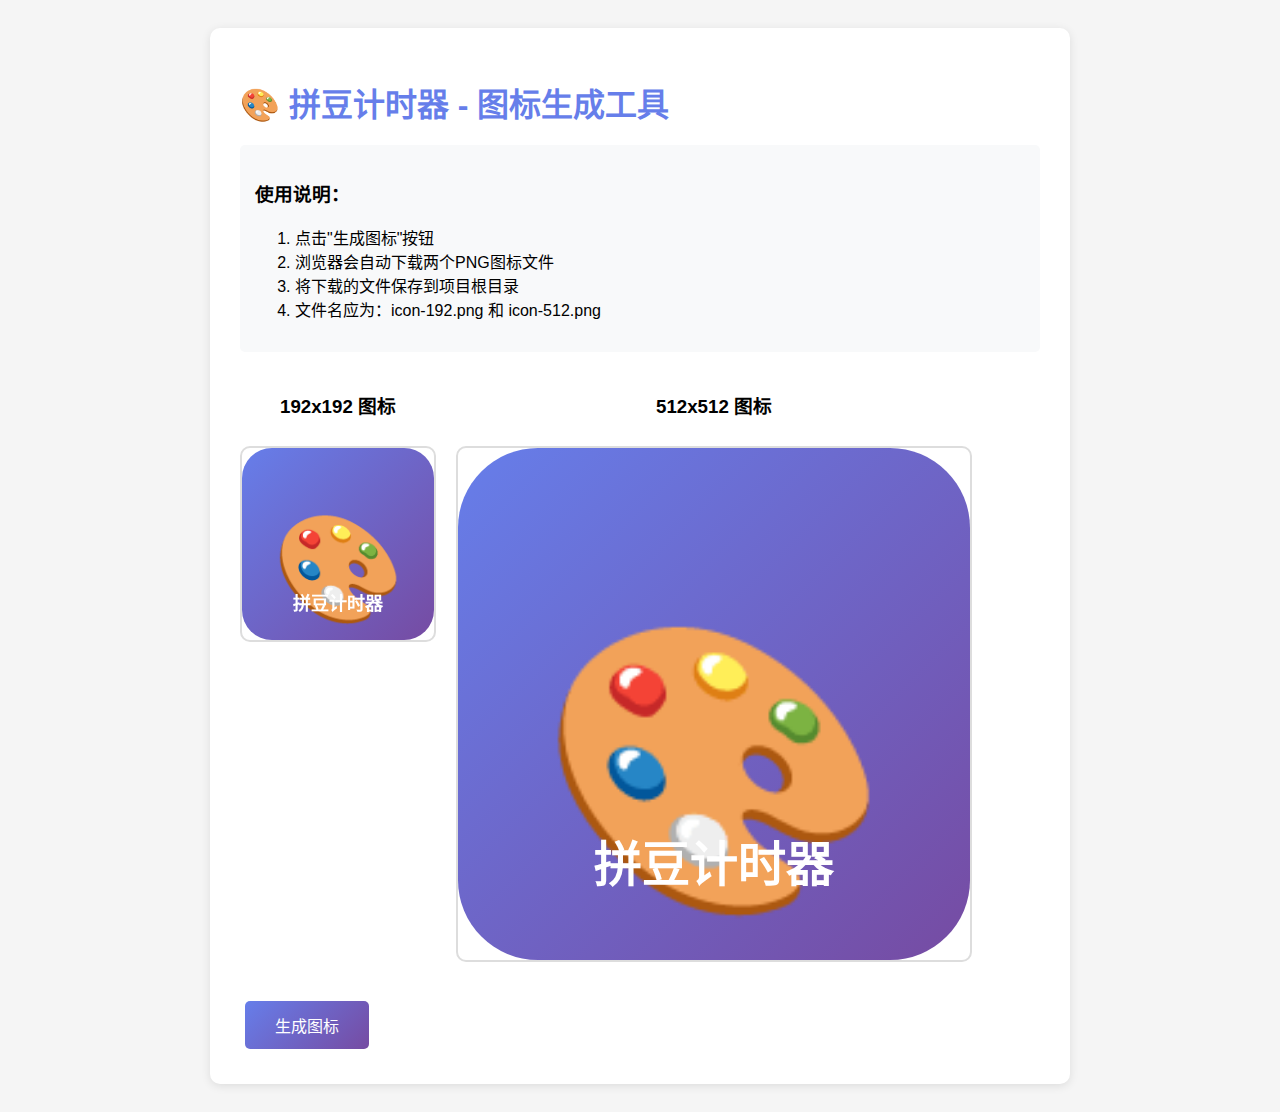
<file: generate-icons.html>
<!DOCTYPE html>
<html lang="zh-CN">
<head>
    <meta charset="UTF-8">
    <meta name="viewport" content="width=device-width, initial-scale=1.0">
    <title>生成图标</title>
    <style>
        body {
            font-family: Arial, sans-serif;
            padding: 20px;
            background: #f5f5f5;
        }
        .container {
            max-width: 800px;
            margin: 0 auto;
            background: white;
            padding: 30px;
            border-radius: 10px;
            box-shadow: 0 2px 10px rgba(0,0,0,0.1);
        }
        h1 {
            color: #667eea;
            margin-bottom: 20px;
        }
        .icon-preview {
            display: flex;
            gap: 20px;
            margin: 20px 0;
            flex-wrap: wrap;
        }
        .icon-item {
            text-align: center;
        }
        canvas {
            border: 2px solid #ddd;
            border-radius: 10px;
            margin: 10px 0;
        }
        button {
            background: linear-gradient(135deg, #667eea 0%, #764ba2 100%);
            color: white;
            border: none;
            padding: 12px 30px;
            font-size: 16px;
            border-radius: 5px;
            cursor: pointer;
            margin: 5px;
        }
        button:hover {
            opacity: 0.9;
        }
        .success {
            color: #27ae60;
            font-weight: bold;
            margin: 10px 0;
        }
        .instructions {
            background: #f8f9fa;
            padding: 15px;
            border-radius: 5px;
            margin: 20px 0;
        }
    </style>
</head>
<body>
    <div class="container">
        <h1>🎨 拼豆计时器 - 图标生成工具</h1>
        
        <div class="instructions">
            <h3>使用说明：</h3>
            <ol>
                <li>点击"生成图标"按钮</li>
                <li>浏览器会自动下载两个PNG图标文件</li>
                <li>将下载的文件保存到项目根目录</li>
                <li>文件名应为：icon-192.png 和 icon-512.png</li>
            </ol>
        </div>
        
        <div class="icon-preview">
            <div class="icon-item">
                <h3>192x192 图标</h3>
                <canvas id="canvas192" width="192" height="192"></canvas>
            </div>
            <div class="icon-item">
                <h3>512x512 图标</h3>
                <canvas id="canvas512" width="512" height="512"></canvas>
            </div>
        </div>
        
        <button onclick="generateIcons()">生成图标</button>
        <div id="result"></div>
    </div>

    <script>
        function drawIcon(canvas, size) {
            const ctx = canvas.getContext('2d');
            
            const gradient = ctx.createLinearGradient(0, 0, size, size);
            gradient.addColorStop(0, '#667eea');
            gradient.addColorStop(1, '#764ba2');
            
            ctx.fillStyle = gradient;
            ctx.beginPath();
            ctx.roundRect(0, 0, size, size, size * 0.156);
            ctx.fill();
            
            ctx.fillStyle = 'white';
            ctx.font = `bold ${size * 0.547}px Arial`;
            ctx.textAlign = 'center';
            ctx.textBaseline = 'middle';
            ctx.fillText('🎨', size / 2, size * 0.665);
            
            ctx.font = `bold ${size * 0.094}px Microsoft YaHei, SimHei, Arial, sans-serif`;
            ctx.fillText('拼豆计时器', size / 2, size * 0.82);
        }

        function downloadCanvas(canvas, filename) {
            const link = document.createElement('a');
            link.download = filename;
            link.href = canvas.toDataURL('image/png');
            link.click();
        }

        function generateIcons() {
            const canvas192 = document.getElementById('canvas192');
            const canvas512 = document.getElementById('canvas512');
            
            drawIcon(canvas192, 192);
            drawIcon(canvas512, 512);
            
            downloadCanvas(canvas192, 'icon-192.png');
            downloadCanvas(canvas512, 'icon-512.png');
            
            document.getElementById('result').innerHTML = `
                <div class="success">
                    ✓ 图标已生成并下载！<br>
                    请将 icon-192.png 和 icon-512.png 保存到项目根目录
                </div>
            `;
        }

        window.onload = function() {
            drawIcon(document.getElementById('canvas192'), 192);
            drawIcon(document.getElementById('canvas512'), 512);
        };
    </script>
</body>
</html>
</file>
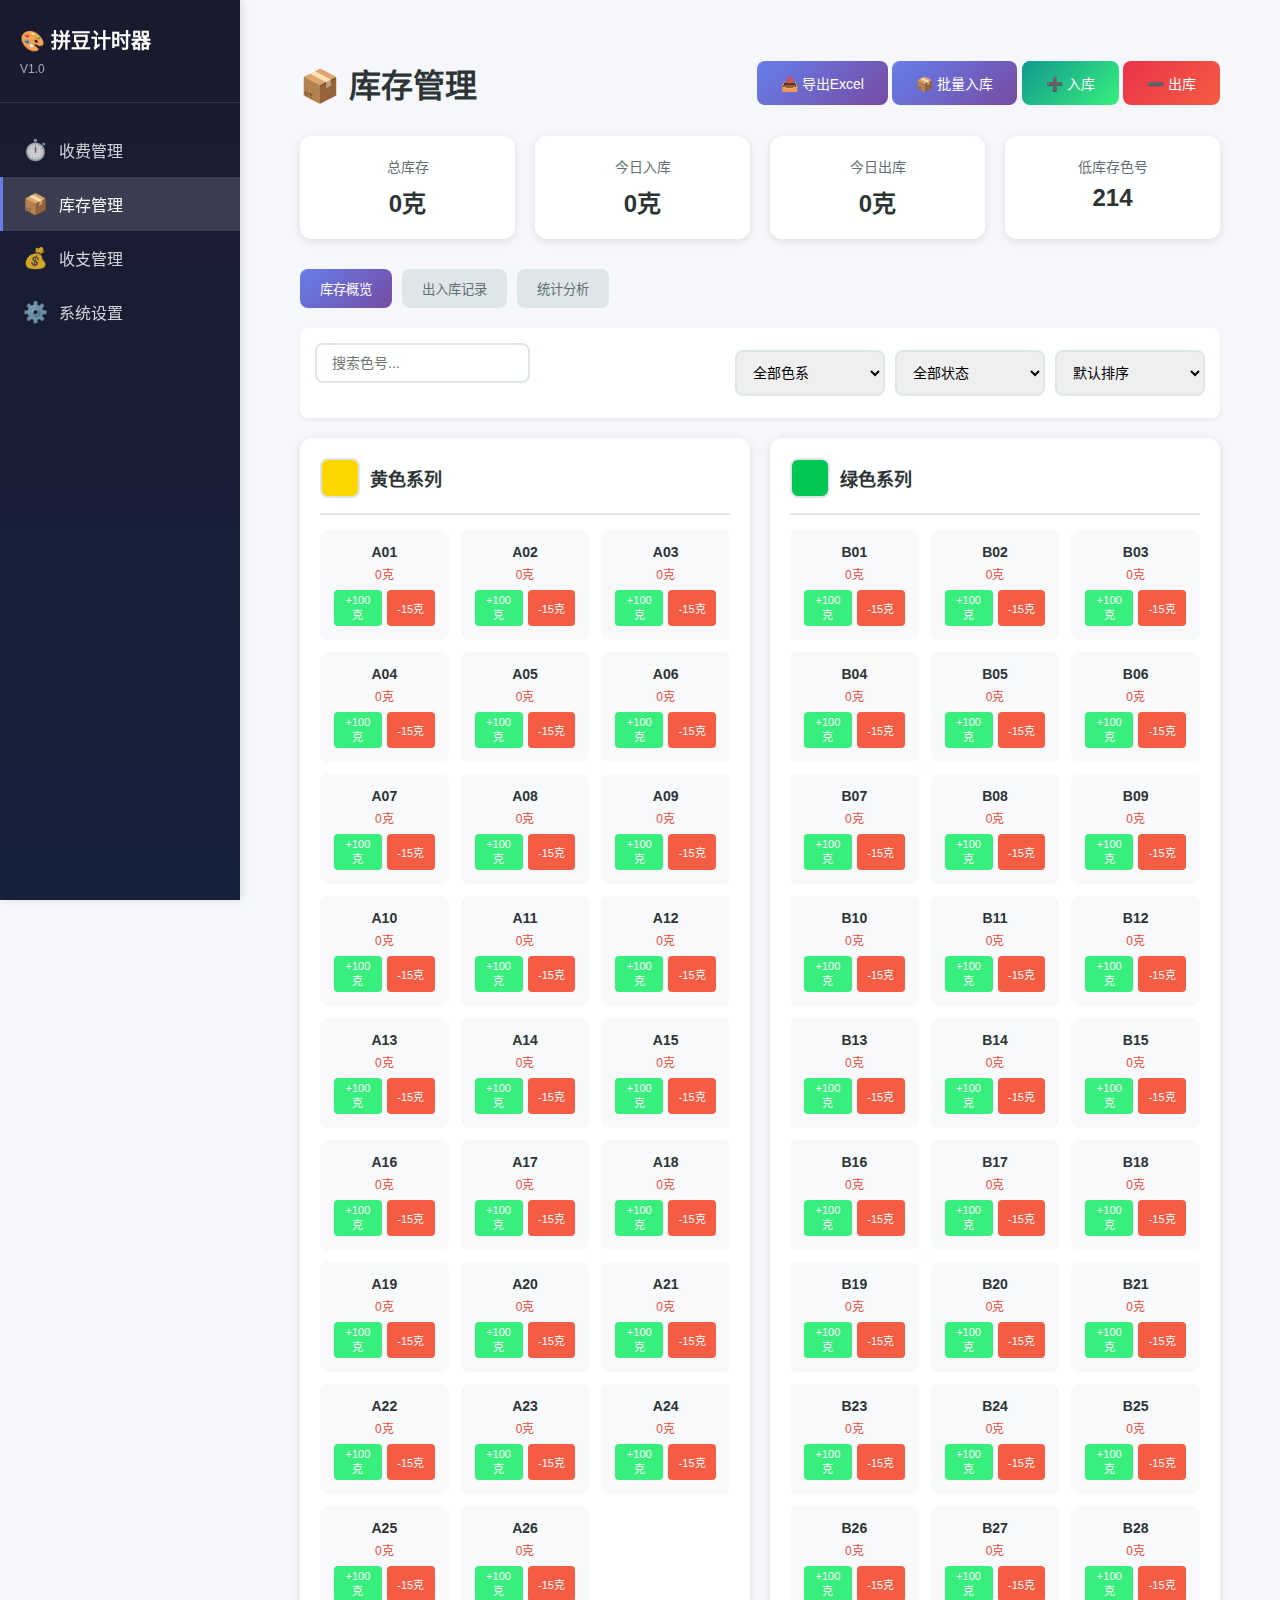
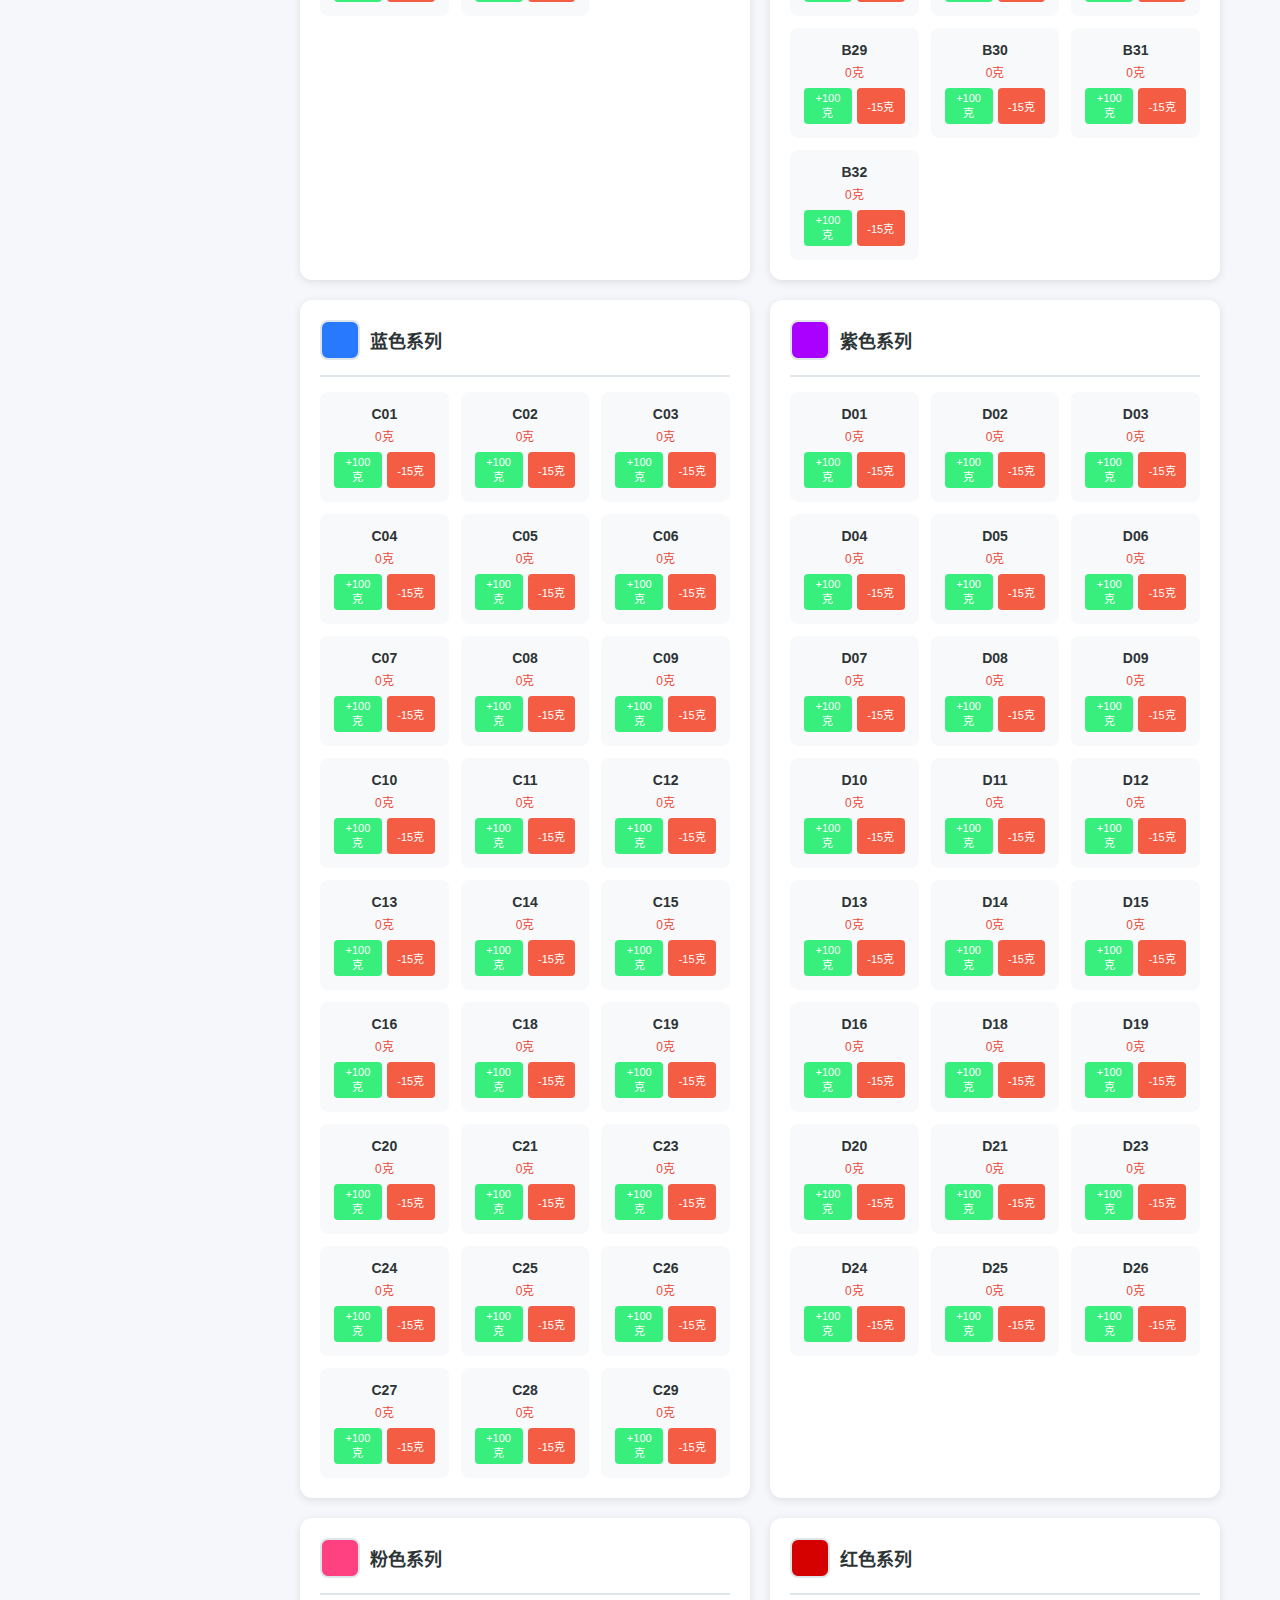
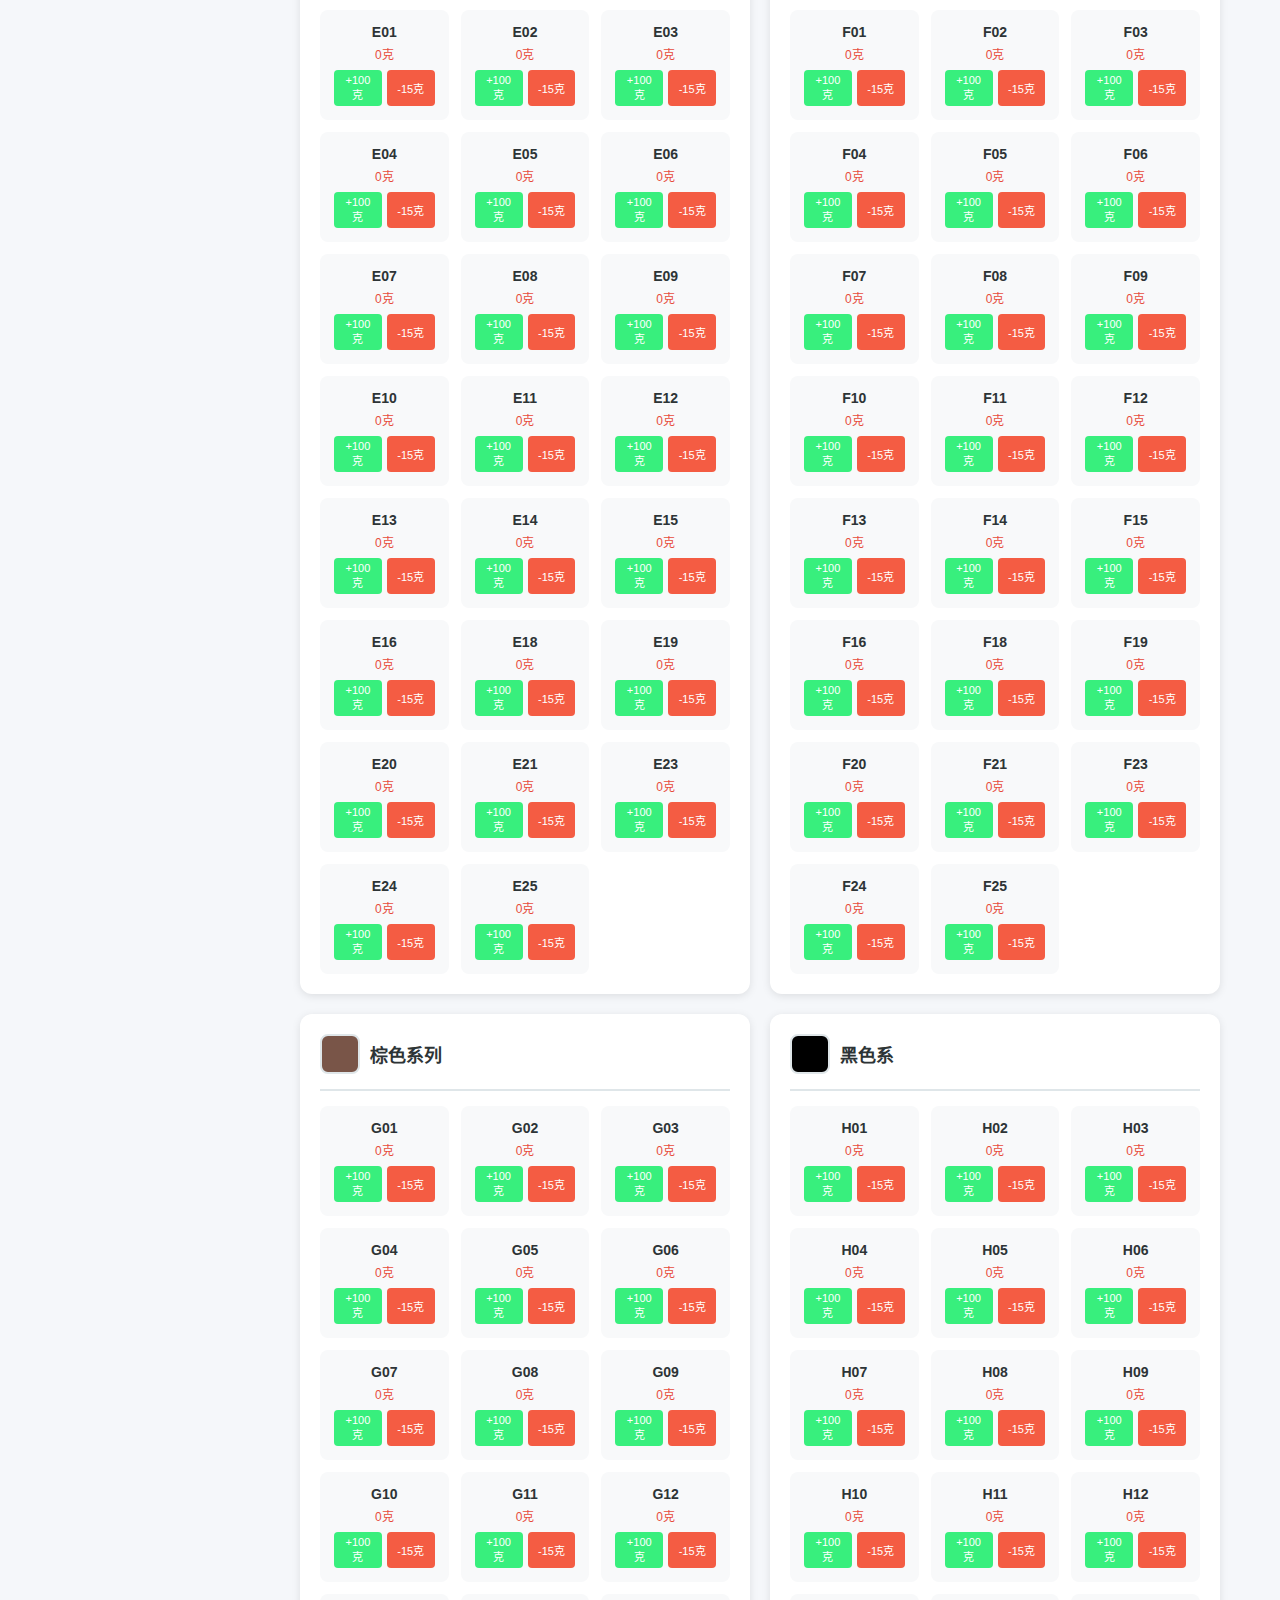
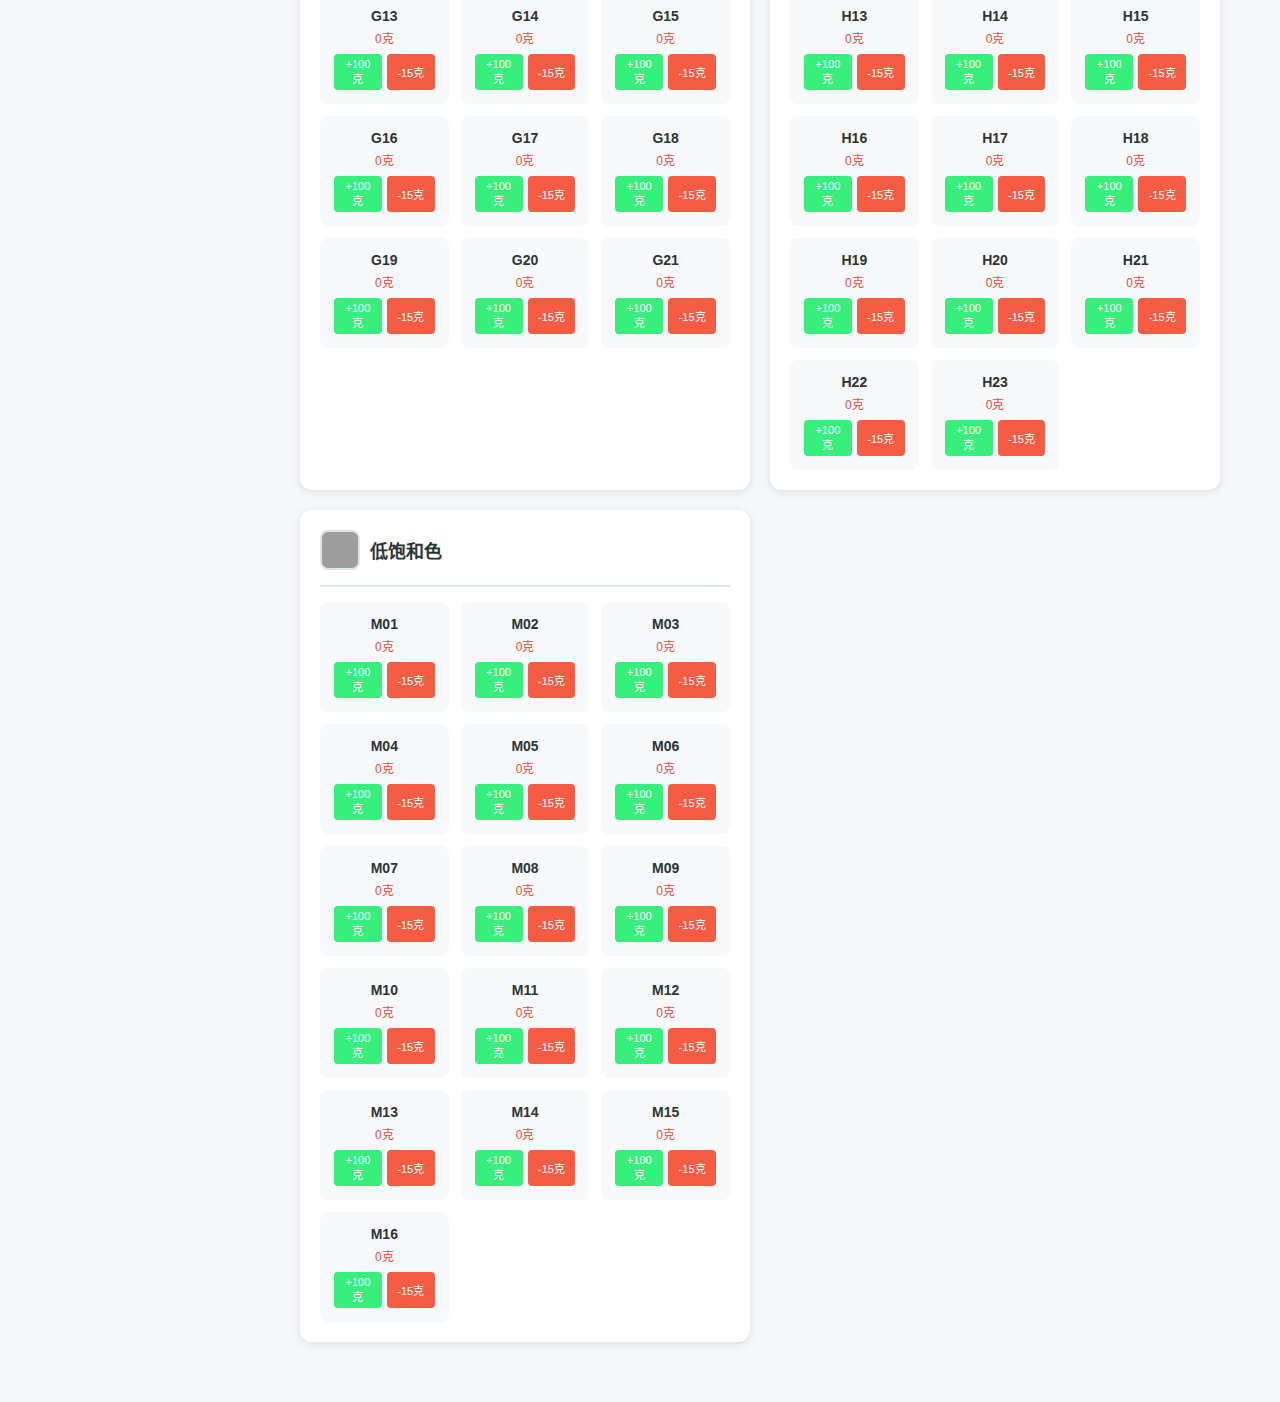
<file: inventory.html>
<!DOCTYPE html>
<html lang="zh-CN">
<head>
    <meta charset="UTF-8">
    <meta name="viewport" content="width=device-width, initial-scale=1.0">
    <title>库存管理 - 拼豆计时器 Pro V1.0</title>
    <link rel="stylesheet" href="styles.css">
    <link rel="manifest" href="manifest.json">
    <meta name="theme-color" content="#667eea">
    <meta name="apple-mobile-web-app-capable" content="yes">
    <meta name="apple-mobile-web-app-status-bar-style" content="black-translucent">
    <meta name="apple-mobile-web-app-title" content="拼豆计时器">
    <meta name="mobile-web-app-capable" content="yes">
    <style>
        .inventory-page {
            padding: 30px;
        }
        
        .inventory-header {
            display: flex;
            justify-content: space-between;
            align-items: center;
            margin-bottom: 30px;
        }
        
        .inventory-stats {
            display: grid;
            grid-template-columns: repeat(4, 1fr);
            gap: 20px;
            margin-bottom: 30px;
        }
        
        .stat-card {
            background: white;
            padding: 20px;
            border-radius: 12px;
            box-shadow: 0 2px 8px rgba(0, 0, 0, 0.1);
        }
        
        .stat-card .label {
            font-size: 14px;
            color: #636e72;
            margin-bottom: 8px;
        }
        
        .stat-card .value {
            font-size: 24px;
            font-weight: 600;
            color: #2d3436;
        }
        
        .inventory-tabs {
            display: flex;
            gap: 10px;
            margin-bottom: 20px;
        }
        
        .tab-btn {
            padding: 10px 20px;
            border: none;
            border-radius: 8px;
            background: #dfe6e9;
            color: #636e72;
            cursor: pointer;
            transition: all 0.3s;
        }
        
        .tab-btn.active {
            background: linear-gradient(135deg, #667eea 0%, #764ba2 100%);
            color: white;
        }
        
        .tab-btn:hover {
            transform: translateY(-2px);
        }
        
        .color-series-grid {
            display: grid;
            grid-template-columns: repeat(auto-fill, minmax(350px, 1fr));
            gap: 20px;
        }
        
        .color-series-card {
            background: white;
            border-radius: 12px;
            padding: 20px;
            box-shadow: 0 2px 8px rgba(0, 0, 0, 0.1);
        }
        
        .series-header {
            display: flex;
            align-items: center;
            gap: 10px;
            margin-bottom: 15px;
            padding-bottom: 15px;
            border-bottom: 2px solid #dfe6e9;
        }
        
        .series-color {
            width: 40px;
            height: 40px;
            border-radius: 8px;
            border: 2px solid #dfe6e9;
        }
        
        .series-name {
            font-size: 18px;
            font-weight: 600;
        }
        
        .bead-grid {
            display: grid;
            grid-template-columns: repeat(auto-fill, minmax(100px, 1fr));
            gap: 12px;
        }
        
        .bead-item {
            background: #f8f9fa;
            border-radius: 8px;
            padding: 12px;
            text-align: center;
            transition: all 0.3s;
            border: 2px solid transparent;
        }
        
        .bead-item:hover {
            transform: translateY(-2px);
            box-shadow: 0 4px 12px rgba(0, 0, 0, 0.15);
            border-color: #667eea;
        }
        
        .bead-code {
            font-weight: 600;
            color: #2d3436;
            margin-bottom: 5px;
        }
        
        .bead-stock {
            font-size: 12px;
            color: #636e72;
        }
        
        .bead-stock.low {
            color: #e74c3c;
        }
        
        .modal {
            display: none;
            position: fixed;
            top: 0;
            left: 0;
            width: 100%;
            height: 100%;
            background: rgba(0, 0, 0, 0.5);
            z-index: 2000;
            justify-content: center;
            align-items: center;
        }
        
        .modal.active {
            display: flex;
        }
        
        .modal-content {
            background: white;
            border-radius: 16px;
            padding: 30px;
            max-width: 500px;
            width: 90%;
            max-height: 90vh;
            overflow-y: auto;
        }
        
        .modal-header {
            display: flex;
            justify-content: space-between;
            align-items: center;
            margin-bottom: 20px;
        }
        
        .modal-header h2 {
            font-size: 20px;
        }
        
        .close-btn {
            background: none;
            border: none;
            font-size: 24px;
            cursor: pointer;
            color: #636e72;
        }
        
        .form-group {
            margin-bottom: 20px;
        }
        
        .form-group label {
            display: block;
            margin-bottom: 8px;
            font-weight: 500;
            color: #2d3436;
        }
        
        .form-control {
            width: 100%;
            padding: 12px;
            border: 2px solid #dfe6e9;
            border-radius: 8px;
            font-size: 14px;
            transition: border-color 0.3s;
        }
        
        .form-control:focus {
            outline: none;
            border-color: #667eea;
        }
        
        .btn {
            padding: 12px 24px;
            border: none;
            border-radius: 8px;
            font-size: 14px;
            font-weight: 500;
            cursor: pointer;
            transition: all 0.3s;
        }
        
        .btn-primary {
            background: linear-gradient(135deg, #667eea 0%, #764ba2 100%);
            color: white;
        }
        
        .btn-success {
            background: linear-gradient(135deg, #11998e 0%, #38ef7d 100%);
            color: white;
        }
        
        .btn-danger {
            background: linear-gradient(135deg, #eb3349 0%, #f45c43 100%);
            color: white;
        }
        
        .btn:hover {
            transform: translateY(-2px);
            box-shadow: 0 4px 12px rgba(0, 0, 0, 0.2);
        }
        
        .record-list {
            margin-top: 20px;
        }
        
        .record-item {
            background: #f8f9fa;
            padding: 15px;
            border-radius: 8px;
            margin-bottom: 10px;
            display: flex;
            justify-content: space-between;
            align-items: center;
        }
        
        .record-info {
            flex: 1;
        }
        
        .record-bead {
            font-weight: 600;
            margin-bottom: 5px;
        }
        
        .record-detail {
            font-size: 12px;
            color: #636e72;
        }
        
        .record-amount {
            font-size: 16px;
            font-weight: 600;
            margin-right: 15px;
        }
        
        .record-amount.in {
            color: #38ef7d;
        }
        
        .record-amount.out {
            color: #f45c43;
        }
        
        .stats-chart {
            background: white;
            padding: 20px;
            border-radius: 12px;
            margin-bottom: 20px;
        }
        
        .chart-bar {
            display: flex;
            align-items: center;
            margin-bottom: 15px;
        }
        
        .chart-label {
            width: 100px;
            font-size: 12px;
            color: #636e72;
        }
        
        .chart-bar-container {
            flex: 1;
            height: 30px;
            background: #f8f9fa;
            border-radius: 15px;
            overflow: hidden;
            margin: 0 10px;
        }
        
        .chart-bar-fill {
            height: 100%;
            border-radius: 15px;
            transition: width 0.5s;
        }
        
        .chart-value {
            width: 80px;
            text-align: right;
            font-weight: 600;
        }
        
        .search-box {
            display: flex;
            gap: 10px;
            margin-bottom: 20px;
        }
        
        .search-box input {
            flex: 1;
            padding: 10px 15px;
            border: 2px solid #dfe6e9;
            border-radius: 8px;
            font-size: 14px;
        }
        
        .search-box input:focus {
            outline: none;
            border-color: #667eea;
        }

        .filter-bar {
            display: flex;
            justify-content: space-between;
            align-items: center;
            flex-wrap: wrap;
            gap: 15px;
            margin-bottom: 20px;
            padding: 15px;
            background: white;
            border-radius: 8px;
            box-shadow: 0 2px 4px rgba(0, 0, 0, 0.05);
        }

        .filter-controls {
            display: flex;
            gap: 10px;
            flex-wrap: wrap;
        }

        .bead-actions {
            display: flex;
            gap: 5px;
            margin-top: 8px;
        }
        
        .bead-btn {
            flex: 1;
            padding: 4px 8px;
            border: none;
            border-radius: 4px;
            font-size: 11px;
            cursor: pointer;
            transition: all 0.2s;
        }
        
        .bead-btn-in {
            background: #38ef7d;
            color: white;
        }
        
        .bead-btn-out {
            background: #f45c43;
            color: white;
        }
        
        .bead-btn:hover {
            transform: scale(1.05);
        }
        
        .batch-in-list {
            max-height: 300px;
            overflow-y: auto;
            margin-bottom: 15px;
        }
        
        .batch-in-item {
            display: flex;
            align-items: center;
            gap: 10px;
            padding: 10px;
            background: #f8f9fa;
            border-radius: 8px;
            margin-bottom: 8px;
        }
        
        .batch-in-item label {
            flex: 1;
            font-weight: 500;
        }
        
        .batch-in-item input {
            width: 100px;
            padding: 8px;
            border: 2px solid #dfe6e9;
            border-radius: 6px;
        }
        
        .batch-in-item input:focus {
            outline: none;
            border-color: #667eea;
        }
        
        .overview-cards {
            display: grid;
            grid-template-columns: repeat(3, 1fr);
            gap: 15px;
            margin-bottom: 20px;
        }
        
        .overview-card {
            background: linear-gradient(135deg, #667eea 0%, #764ba2 100%);
            color: white;
            padding: 20px;
            border-radius: 12px;
            text-align: center;
        }
        
        .overview-card.out {
            background: linear-gradient(135deg, #eb3349 0%, #f45c43 100%);
        }
        
        .overview-card.net {
            background: linear-gradient(135deg, #11998e 0%, #38ef7d 100%);
        }
        
        .overview-card .label {
            font-size: 14px;
            opacity: 0.9;
            margin-bottom: 8px;
        }
        
        .overview-card .value {
            font-size: 28px;
            font-weight: 600;
        }
        
        .rank-item {
            display: flex;
            align-items: center;
            gap: 15px;
            padding: 12px;
            background: #f8f9fa;
            border-radius: 8px;
            margin-bottom: 10px;
        }
        
        .rank-number {
            width: 30px;
            height: 30px;
            border-radius: 50%;
            background: linear-gradient(135deg, #667eea 0%, #764ba2 100%);
            color: white;
            display: flex;
            align-items: center;
            justify-content: center;
            font-weight: 600;
            font-size: 14px;
        }
        
        .rank-number.top3 {
            background: linear-gradient(135deg, #f093fb 0%, #f5576c 100%);
        }
        
        .rank-info {
            flex: 1;
        }
        
        .rank-name {
            font-weight: 600;
            margin-bottom: 3px;
        }
        
        .rank-value {
            font-size: 12px;
            color: #636e72;
        }
        
        .rank-amount {
            font-size: 18px;
            font-weight: 600;
            color: #f45c43;
        }
        
        .trend-line {
            display: flex;
            align-items: flex-end;
            gap: 10px;
            height: 150px;
            padding: 10px 0;
            border-bottom: 2px solid #dfe6e9;
        }
        
        .trend-item {
            flex: 1;
            display: flex;
            flex-direction: column;
            align-items: center;
            gap: 5px;
        }
        
        .trend-bar {
            width: 30px;
            background: linear-gradient(180deg, #f45c43 0%, #eb3349 100%);
            border-radius: 4px 4px 0 0;
            transition: height 0.5s;
            min-height: 2px;
        }
        
        .trend-label {
            font-size: 11px;
            color: #636e72;
        }
        
        .trend-value {
            font-size: 12px;
            font-weight: 600;
            color: #f45c43;
        }
    </style>
</head>
<body>
    <div class="app">
        <nav class="sidebar">
            <a href="index.html" class="logo">
                <h2 id="shopNameDisplay">🎨 拼豆计时器</h2>
                <span class="version">V1.0</span>
            </a>
            
            <div class="nav-menu">
                <a href="timer.html" class="nav-item">
                    <span class="icon">⏱️</span>
                    <span>收费管理</span>
                </a>
                <a href="inventory.html" class="nav-item active">
                    <span class="icon">📦</span>
                    <span>库存管理</span>
                </a>
                <a href="revenue-expense.html" class="nav-item">
                    <span class="icon">💰</span>
                    <span>收支管理</span>
                </a>
                <a href="settings.html" class="nav-item">
                    <span class="icon">⚙️</span>
                    <span>系统设置</span>
                </a>
            </div>
        </nav>
        
        <main class="main-content">
            <div class="inventory-page">
                <div class="inventory-header">
                    <h1>📦 库存管理</h1>
                    <div>
                        <button onclick="exportToExcel()" class="btn btn-primary">📥 导出Excel</button>
                        <button onclick="openBatchInModal()" class="btn btn-primary">📦 批量入库</button>
                        <button onclick="openInModal()" class="btn btn-success">➕ 入库</button>
                        <button onclick="openOutModal()" class="btn btn-danger">➖ 出库</button>
                    </div>
                </div>
                
                <div class="inventory-stats">
                    <div class="stat-card">
                        <div class="label">总库存</div>
                        <div class="value" id="totalStock">0克</div>
                    </div>
                    <div class="stat-card">
                        <div class="label">今日入库</div>
                        <div class="value" id="todayIn">0克</div>
                    </div>
                    <div class="stat-card">
                        <div class="label">今日出库</div>
                        <div class="value" id="todayOut">0克</div>
                    </div>
                    <div class="stat-card">
                        <div class="label">低库存色号</div>
                        <div class="value" id="lowStockCount">0</div>
                    </div>
                </div>
                
                <div class="inventory-tabs">
                    <button class="tab-btn active" onclick="switchTab('stock')">库存概览</button>
                    <button class="tab-btn" onclick="switchTab('records')">出入库记录</button>
                    <button class="tab-btn" onclick="switchTab('stats')">统计分析</button>
                </div>
                
                <div id="stockTab" class="tab-content">
                    <div class="filter-bar">
                        <div class="search-box">
                            <input type="text" id="searchInput" placeholder="搜索色号..." oninput="filterBeads()">
                        </div>
                        <div class="filter-controls">
                            <select id="filterSeries" class="form-control" onchange="filterBeads()" style="width: 150px;">
                                <option value="all">全部色系</option>
                            </select>
                            <select id="filterStock" class="form-control" onchange="filterBeads()" style="width: 150px;">
                                <option value="all">全部状态</option>
                                <option value="normal">正常库存</option>
                                <option value="low">低库存</option>
                            </select>
                            <select id="sortOrder" class="form-control" onchange="filterBeads()" style="width: 150px;">
                                <option value="default">默认排序</option>
                                <option value="asc">库存升序</option>
                                <option value="desc">库存降序</option>
                            </select>
                        </div>
                    </div>
                    <div id="colorSeriesGrid" class="color-series-grid"></div>
                </div>
                
                <div id="recordsTab" class="tab-content" style="display: none;">
                    <div class="search-box">
                        <input type="text" id="recordSearchInput" placeholder="搜索记录..." oninput="filterRecords()">
                    </div>
                    <div id="recordList" class="record-list"></div>
                </div>
                
                <div id="statsTab" class="tab-content" style="display: none;">
                    <div class="stats-chart">
                        <h3 id="statsDaysTitle">📊 消耗概览（最近7天）</h3>
                        <div id="consumptionOverview"></div>
                    </div>
                    <div class="stats-chart">
                        <h3>🔥 色系消耗排行</h3>
                        <div id="seriesConsumption"></div>
                    </div>
                    <div class="stats-chart">
                        <h3>📈 色号消耗TOP10</h3>
                        <div id="beadConsumption"></div>
                    </div>
                    <div class="stats-chart">
                        <h3>💾 剩余库存排行</h3>
                        <div id="stockRanking"></div>
                    </div>
                    <div class="stats-chart">
                        <h3>⚠️ 低库存预警</h3>
                        <div id="lowStockWarning"></div>
                    </div>
                    <div class="stats-chart">
                        <h3>📅 每日消耗趋势</h3>
                        <div id="dailyTrend"></div>
                    </div>
                </div>
            </div>
        </main>
    </div>
    
    <div id="inModal" class="modal">
        <div class="modal-content">
            <div class="modal-header">
                <h2>➕ 入库</h2>
                <button class="close-btn" onclick="closeModal('inModal')">&times;</button>
            </div>
            <div class="form-group">
                <label>选择色号</label>
                <select id="inBeadSelect" class="form-control"></select>
            </div>
            <div class="form-group">
                <label>入库数量（克）</label>
                <input type="number" id="inAmount" class="form-control" min="1" placeholder="请输入入库数量">
            </div>
            <div class="form-group">
                <label>备注</label>
                <input type="text" id="inRemark" class="form-control" placeholder="请输入备注">
            </div>
            <button onclick="submitIn()" class="btn btn-success" style="width: 100%;">确认入库</button>
        </div>
    </div>
    
    <div id="outModal" class="modal">
        <div class="modal-content">
            <div class="modal-header">
                <h2>➖ 出库</h2>
                <button class="close-btn" onclick="closeModal('outModal')">&times;</button>
            </div>
            <div class="form-group">
                <label>选择色号</label>
                <select id="outBeadSelect" class="form-control"></select>
            </div>
            <div class="form-group">
                <label>出库数量（克）</label>
                <input type="number" id="outAmount" class="form-control" min="1" placeholder="请输入出库数量">
            </div>
            <div class="form-group">
                <label>备注</label>
                <input type="text" id="outRemark" class="form-control" placeholder="请输入备注">
            </div>
            <button onclick="submitOut()" class="btn btn-danger" style="width: 100%;">确认出库</button>
        </div>
    </div>
    
    <div id="batchInModal" class="modal">
        <div class="modal-content" style="max-width: 600px;">
            <div class="modal-header">
                <h2>📦 批量入库</h2>
                <button class="close-btn" onclick="closeModal('batchInModal')">&times;</button>
            </div>
            <div class="form-group">
                <label>选择色系</label>
                <select id="batchSeriesSelect" class="form-control" onchange="populateBatchBeads()">
                    <option value="all">全部色系</option>
                </select>
            </div>
            <div class="form-group">
                <label>批量设置数量（克）</label>
                <input type="number" id="batchDefaultAmount" class="form-control" min="0" placeholder="默认数量，留空则不设置" oninput="setBatchDefaultAmount()">
            </div>
            <div class="batch-in-list" id="batchBeadList"></div>
            <div class="form-group">
                <label>备注</label>
                <input type="text" id="batchRemark" class="form-control" placeholder="请输入备注">
            </div>
            <button onclick="submitBatchIn()" class="btn btn-primary" style="width: 100%;">确认批量入库</button>
        </div>
    </div>

    <script src="common.js"></script>
    <script>
        const colorSeriesData = {
            'A': { name: '黄色系列', color: '#FFD700', beads: ['A01', 'A02', 'A03', 'A04', 'A05', 'A06', 'A07', 'A08', 'A09', 'A10', 'A11', 'A12', 'A13', 'A14', 'A15', 'A16', 'A17', 'A18', 'A19', 'A20', 'A21', 'A22', 'A23', 'A24', 'A25', 'A26'] },
            'B': { name: '绿色系列', color: '#00C853', beads: ['B01', 'B02', 'B03', 'B04', 'B05', 'B06', 'B07', 'B08', 'B09', 'B10', 'B11', 'B12', 'B13', 'B14', 'B15', 'B16', 'B17', 'B18', 'B19', 'B20', 'B21', 'B23', 'B24', 'B25', 'B26', 'B27', 'B28', 'B29', 'B30', 'B31', 'B32'] },
            'C': { name: '蓝色系列', color: '#2979FF', beads: ['C01', 'C02', 'C03', 'C04', 'C05', 'C06', 'C07', 'C08', 'C09', 'C10', 'C11', 'C12', 'C13', 'C14', 'C15', 'C16', 'C18', 'C19', 'C20', 'C21', 'C23', 'C24', 'C25', 'C26', 'C27', 'C28', 'C29'] },
            'D': { name: '紫色系列', color: '#AA00FF', beads: ['D01', 'D02', 'D03', 'D04', 'D05', 'D06', 'D07', 'D08', 'D09', 'D10', 'D11', 'D12', 'D13', 'D14', 'D15', 'D16', 'D18', 'D19', 'D20', 'D21', 'D23', 'D24', 'D25', 'D26'] },
            'E': { name: '粉色系列', color: '#FF4081', beads: ['E01', 'E02', 'E03', 'E04', 'E05', 'E06', 'E07', 'E08', 'E09', 'E10', 'E11', 'E12', 'E13', 'E14', 'E15', 'E16', 'E18', 'E19', 'E20', 'E21', 'E23', 'E24', 'E25'] },
            'F': { name: '红色系列', color: '#D50000', beads: ['F01', 'F02', 'F03', 'F04', 'F05', 'F06', 'F07', 'F08', 'F09', 'F10', 'F11', 'F12', 'F13', 'F14', 'F15', 'F16', 'F18', 'F19', 'F20', 'F21', 'F23', 'F24', 'F25'] },
            'G': { name: '棕色系列', color: '#795548', beads: ['G01', 'G02', 'G03', 'G04', 'G05', 'G06', 'G07', 'G08', 'G09', 'G10', 'G11', 'G12', 'G13', 'G14', 'G15', 'G16', 'G17', 'G18', 'G19', 'G20', 'G21'] },
            'H': { name: '黑色系', color: '#000000', beads: ['H01', 'H02', 'H03', 'H04', 'H05', 'H06', 'H07', 'H08', 'H09', 'H10', 'H11', 'H12', 'H13', 'H14', 'H15', 'H16', 'H17', 'H18', 'H19', 'H20', 'H21', 'H22', 'H23'] },
            'M': { name: '低饱和色', color: '#9E9E9E', beads: ['M01', 'M02', 'M03', 'M04', 'M05', 'M06', 'M07', 'M08', 'M09', 'M10', 'M11', 'M12', 'M13', 'M14', 'M15', 'M16'] }
        };

        let inventory = JSON.parse(localStorage.getItem('beadInventory')) || {};
        let records = JSON.parse(localStorage.getItem('beadRecords')) || [];

        window.initInventory = function initInventory() {
            try {
                // 调试：输出当前配置的低库存阈值
                const lowStockThreshold = config.inventoryConfig?.lowStockThreshold || 50;
                console.log('当前低库存阈值:', lowStockThreshold);
                console.log('config.inventoryConfig:', config.inventoryConfig);

                Object.keys(colorSeriesData).forEach(series => {
                    colorSeriesData[series].beads.forEach(bead => {
                        if (!inventory[bead]) {
                            inventory[bead] = 0;
                        }
                    });
                });
                saveInventory();
                renderColorSeries();
                updateStats();
                populateSelects();
                renderRecords();
                renderStats();
                console.log('库存管理初始化完成');
            } catch (error) {
                console.error('初始化库存管理时出错:', error);
            }
        };

        function saveInventory() {
            localStorage.setItem('beadInventory', JSON.stringify(inventory));
        }

        function saveRecords() {
            localStorage.setItem('beadRecords', JSON.stringify(records));
        }

        function renderColorSeries() {
            const grid = document.getElementById('colorSeriesGrid');
            const searchInput = document.getElementById('searchInput');
            const filterSeriesSelect = document.getElementById('filterSeries');
            const filterStockSelect = document.getElementById('filterStock');
            const sortOrderSelect = document.getElementById('sortOrder');

            if (!grid) return;

            const searchTerm = searchInput ? searchInput.value.toLowerCase() : '';
            const filterSeries = filterSeriesSelect ? filterSeriesSelect.value : 'all';
            const filterStock = filterStockSelect ? filterStockSelect.value : 'all';
            const sortOrder = sortOrderSelect ? sortOrderSelect.value : 'default';
            
            grid.innerHTML = '';
            
            let allBeads = [];
            
            Object.keys(colorSeriesData).forEach(series => {
                if (filterSeries !== 'all' && series !== filterSeries) return;
                
                const seriesData = colorSeriesData[series];
                seriesData.beads.forEach(bead => {
                    if (searchTerm && !bead.toLowerCase().includes(searchTerm)) return;
                    
                    const lowStockThreshold = config.inventoryConfig?.lowStockThreshold || 50;
                    if (filterStock === 'low' && inventory[bead] >= lowStockThreshold) return;
                    if (filterStock === 'normal' && inventory[bead] < lowStockThreshold) return;
                    
                    allBeads.push({
                        bead: bead,
                        series: series,
                        seriesData: seriesData,
                        stock: inventory[bead]
                    });
                });
            });
            
            if (sortOrder === 'asc') {
                allBeads.sort((a, b) => a.stock - b.stock);
            } else if (sortOrder === 'desc') {
                allBeads.sort((a, b) => b.stock - a.stock);
            }
            
            if (allBeads.length === 0) {
                grid.innerHTML = '<div style="text-align: center; color: #636e72; padding: 40px;">没有找到匹配的色号</div>';
                return;
            }
            
            let currentSeries = null;
            let currentCard = null;
            
            allBeads.forEach(item => {
                if (currentSeries !== item.series) {
                    currentSeries = item.series;
                    
                    if (currentCard) {
                        grid.appendChild(currentCard);
                    }
                    
                    currentCard = document.createElement('div');
                    currentCard.className = 'color-series-card';
                    currentCard.innerHTML = `
                        <div class="series-header">
                            <div class="series-color" style="background-color: ${item.seriesData.color};"></div>
                            <div class="series-name">${item.seriesData.name}</div>
                        </div>
                        <div class="bead-grid"></div>
                    `;
                }
                
                const beadGrid = currentCard.querySelector('.bead-grid');
                const lowStockThreshold = config.inventoryConfig?.lowStockThreshold || 50;
                const quickIncreaseAmount = config.inventoryConfig?.quickIncreaseAmount || 100;
                const quickDecreaseAmount = config.inventoryConfig?.quickDecreaseAmount || 15;
                beadGrid.innerHTML += `
                    <div class="bead-item">
                        <div class="bead-code">${item.bead}</div>
                        <div class="bead-stock ${item.stock < lowStockThreshold ? 'low' : ''}">${item.stock}克</div>
                        <div class="bead-actions">
                            <button class="bead-btn bead-btn-in" onclick="quickStockChange('${item.bead}', 'in')">+${quickIncreaseAmount}克</button>
                            <button class="bead-btn bead-btn-out" onclick="quickStockChange('${item.bead}', 'out')">-${quickDecreaseAmount}克</button>
                        </div>
                    </div>
                `;
            });
            
            if (currentCard) {
                grid.appendChild(currentCard);
            }
        }

        function filterBeads() {
            renderColorSeries();
        }

        function updateStats() {
            let totalStock = 0;
            let lowStockCount = 0;
            const today = new Date().toDateString();
            const lowStockThreshold = config.inventoryConfig?.lowStockThreshold || 50;

            const totalStockEl = document.getElementById('totalStock');
            const todayInEl = document.getElementById('todayIn');
            const todayOutEl = document.getElementById('todayOut');
            const lowStockCountEl = document.getElementById('lowStockCount');

            if (!totalStockEl || !todayInEl || !todayOutEl || !lowStockCountEl) {
                return;
            }

            Object.keys(inventory).forEach(bead => {
                totalStock += inventory[bead];
                if (inventory[bead] < lowStockThreshold) lowStockCount++;
            });

            const todayRecords = records.filter(r => new Date(r.timestamp).toDateString() === today);
            const todayIn = todayRecords.filter(r => r.type === 'in').reduce((sum, r) => sum + r.amount, 0);
            const todayOut = todayRecords.filter(r => r.type === 'out').reduce((sum, r) => sum + r.amount, 0);

            totalStockEl.textContent = totalStock + '克';
            todayInEl.textContent = todayIn + '克';
            todayOutEl.textContent = todayOut + '克';
            lowStockCountEl.textContent = lowStockCount;
        }

        function populateSelects() {
            const inSelect = document.getElementById('inBeadSelect');
            const outSelect = document.getElementById('outBeadSelect');
            const batchSeriesSelect = document.getElementById('batchSeriesSelect');
            const filterSeriesSelect = document.getElementById('filterSeries');

            if (!inSelect || !outSelect || !batchSeriesSelect || !filterSeriesSelect) {
                return;
            }

            inSelect.innerHTML = '';
            outSelect.innerHTML = '';
            batchSeriesSelect.innerHTML = '<option value="all">全部色系</option>';
            filterSeriesSelect.innerHTML = '<option value="all">全部色系</option>';

            Object.keys(colorSeriesData).forEach(series => {
                const seriesData = colorSeriesData[series];
                const groupIn = document.createElement('optgroup');
                const groupOut = document.createElement('optgroup');
                groupIn.label = seriesData.name;
                groupOut.label = seriesData.name;
                
                seriesData.beads.forEach(bead => {
                    const optionIn = document.createElement('option');
                    optionIn.value = bead;
                    optionIn.textContent = `${bead} (${inventory[bead]}克)`;
                    groupIn.appendChild(optionIn);
                    
                    const optionOut = document.createElement('option');
                    optionOut.value = bead;
                    optionOut.textContent = `${bead} (${inventory[bead]}克)`;
                    groupOut.appendChild(optionOut);
                });
                
                inSelect.appendChild(groupIn);
                outSelect.appendChild(groupOut);
                
                const seriesOption = document.createElement('option');
                seriesOption.value = series;
                seriesOption.textContent = seriesData.name;
                batchSeriesSelect.appendChild(seriesOption);
                filterSeriesSelect.appendChild(seriesOption.cloneNode(true));
            });
        }

        window.openInModal = function openInModal() {
            try {
                populateSelects();
                const modal = document.getElementById('inModal');
                if (modal) {
                    modal.classList.add('active');
                    console.log('入库模态框已打开');
                } else {
                    console.error('找不到入库模态框元素');
                }
            } catch (error) {
                console.error('打开入库模态框时出错:', error);
            }
        };

        window.openOutModal = function openOutModal() {
            try {
                populateSelects();
                const modal = document.getElementById('outModal');
                if (modal) {
                    modal.classList.add('active');
                    console.log('出库模态框已打开');
                } else {
                    console.error('找不到出库模态框元素');
                }
            } catch (error) {
                console.error('打开出库模态框时出错:', error);
            }
        };

        window.openBatchInModal = function openBatchInModal() {
            try {
                populateSelects();
                populateBatchBeads();
                const modal = document.getElementById('batchInModal');
                if (modal) {
                    modal.classList.add('active');
                    console.log('批量入库模态框已打开');
                } else {
                    console.error('找不到批量入库模态框元素');
                }
            } catch (error) {
                console.error('打开批量入库模态框时出错:', error);
            }
        };

        window.closeModal = function closeModal(modalId) {
            document.getElementById(modalId).classList.remove('active');
        };

        window.populateBatchBeads = function populateBatchBeads() {
            const series = document.getElementById('batchSeriesSelect').value;
            const list = document.getElementById('batchBeadList');

            list.innerHTML = '';

            const beadsToProcess = series === 'all'
                ? Object.keys(colorSeriesData).flatMap(s => colorSeriesData[s].beads)
                : colorSeriesData[series].beads;

            beadsToProcess.forEach(bead => {
                const item = document.createElement('div');
                item.className = 'batch-in-item';
                item.innerHTML = `
                    <label>${bead}</label>
                    <input type="number" class="batch-amount-input" data-bead="${bead}" min="0" placeholder="=">
                `;
                list.appendChild(item);
            });
        };

        window.setBatchDefaultAmount = function setBatchDefaultAmount() {
            const defaultAmount = document.getElementById('batchDefaultAmount').value;
            const inputs = document.querySelectorAll('.batch-amount-input');

            inputs.forEach(input => {
                if (defaultAmount) {
                    input.value = defaultAmount;
                }
            });
        };

        window.submitBatchIn = function submitBatchIn() {
            const remark = document.getElementById('batchRemark').value;
            const inputs = document.querySelectorAll('.batch-amount-input');
            let hasChanges = false;
            
            inputs.forEach(input => {
                const bead = input.dataset.bead;
                const amount = parseInt(input.value);
                
                if (amount && amount > 0) {
                    inventory[bead] += amount;
                    
                    const record = {
                        type: 'in',
                        bead: bead,
                        amount: amount,
                        remark: remark || '批量入库',
                        timestamp: new Date().toISOString()
                    };
                    records.unshift(record);
                    hasChanges = true;
                }
            });
            
            if (!hasChanges) {
                alert('请至少输入一个色号的入库数量');
                return;
            }
            
            saveInventory();
            saveRecords();
            
            closeModal('batchInModal');
            document.getElementById('batchDefaultAmount').value = '';
            document.getElementById('batchRemark').value = '';
            
            renderColorSeries();
            updateStats();
            renderRecords();
            renderStats();
            
            alert('批量入库成功！');
        }

        window.submitIn = function submitIn() {
            const bead = document.getElementById('inBeadSelect').value;
            const amount = parseInt(document.getElementById('inAmount').value);
            const remark = document.getElementById('inRemark').value;
            
            if (!bead || !amount || amount <= 0) {
                alert('请填写完整的入库信息');
                return;
            }
            
            inventory[bead] += amount;
            
            const record = {
                type: 'in',
                bead: bead,
                amount: amount,
                remark: remark,
                timestamp: new Date().toISOString()
            };
            records.unshift(record);
            
            saveInventory();
            saveRecords();
            
            closeModal('inModal');
            document.getElementById('inAmount').value = '';
            document.getElementById('inRemark').value = '';
            
            renderColorSeries();
            updateStats();
            renderRecords();
            renderStats();
            
            alert('入库成功！');
        };

        window.submitOut = function submitOut() {
            const bead = document.getElementById('outBeadSelect').value;
            const amount = parseInt(document.getElementById('outAmount').value);
            const remark = document.getElementById('outRemark').value;
            
            if (!bead || !amount || amount <= 0) {
                alert('请填写完整的出库信息');
                return;
            }
            
            if (inventory[bead] < amount) {
                alert('库存不足！');
                return;
            }
            
            inventory[bead] -= amount;
            
            const record = {
                type: 'out',
                bead: bead,
                amount: amount,
                remark: remark,
                timestamp: new Date().toISOString()
            };
            records.unshift(record);
            
            saveInventory();
            saveRecords();
            
            closeModal('outModal');
            document.getElementById('outAmount').value = '';
            document.getElementById('outRemark').value = '';
            
            renderColorSeries();
            updateStats();
            renderRecords();
            renderStats();
            
            alert('出库成功！');
        };

        window.quickStockChange = function quickStockChange(bead, type) {
            const quickIncreaseAmount = config.inventoryConfig?.quickIncreaseAmount || 100;
            const quickDecreaseAmount = config.inventoryConfig?.quickDecreaseAmount || 15;
            const amount = type === 'in' ? quickIncreaseAmount : quickDecreaseAmount;
            
            if (type === 'out' && inventory[bead] < amount) {
                alert('库存不足！');
                return;
            }
            
            if (type === 'in') {
                inventory[bead] += amount;
            } else {
                inventory[bead] -= amount;
            }
            
            const record = {
                type: type,
                bead: bead,
                amount: amount,
                remark: '快捷操作',
                timestamp: new Date().toISOString()
            };
            records.unshift(record);
            
            saveInventory();
            saveRecords();
            
            renderColorSeries();
            updateStats();
            renderRecords();
            renderStats();
        };

        window.switchTab = function switchTab(tab) {
            try {
                document.querySelectorAll('.tab-content').forEach(el => el.style.display = 'none');
                document.querySelectorAll('.tab-btn').forEach(el => el.classList.remove('active'));

                const tabElement = document.getElementById(tab + 'Tab');
                if (tabElement) {
                    tabElement.style.display = 'block';
                    if (event && event.target) {
                        event.target.classList.add('active');
                    }
                    console.log('切换到标签页:', tab);
                } else {
                    console.error('找不到标签页元素:', tab);
                }
            } catch (error) {
                console.error('切换标签页时出错:', error);
            }
        };

        window.renderRecords = function renderRecords() {
            const list = document.getElementById('recordList');
            const recordSearchInput = document.getElementById('recordSearchInput');

            if (!list) return;

            const searchTerm = recordSearchInput ? recordSearchInput.value.toLowerCase() : '';

            const filteredRecords = records.filter(r =>
                r.bead.toLowerCase().includes(searchTerm) ||
                (r.remark && r.remark.toLowerCase().includes(searchTerm))
            );

            list.innerHTML = filteredRecords.map(record => `
                <div class="record-item">
                    <div class="record-info">
                        <div class="record-bead">${record.bead}</div>
                        <div class="record-detail">
                            ${record.type === 'in' ? '入库' : '出库'} | 
                            ${new Date(record.timestamp).toLocaleString('zh-CN')} |
                            ${record.remark || '无备注'}
                        </div>
                    </div>
                    <div class="record-amount ${record.type}">
                        ${record.type === 'in' ? '+' : '-'}${record.amount}克
                    </div>
                </div>
            `).join('');
        };

        window.filterRecords = function filterRecords() {
            renderRecords();
        };

        window.exportToExcel = function exportToExcel() {
            try {
                const rows = [
                    ['色号', '色系', '库存（克）', '占比（%）', '状态']
                ];

                const totalStock = Object.keys(inventory).reduce((sum, bead) => sum + inventory[bead], 0);

                Object.keys(colorSeriesData).forEach(series => {
                    colorSeriesData[series].beads.forEach(bead => {
                        const stock = inventory[bead];
                        const percentage = totalStock > 0 ? ((stock / totalStock) * 100).toFixed(1) : 0;
                        const lowStockThreshold = config.inventoryConfig?.lowStockThreshold || 50;
                        const status = stock < lowStockThreshold ? '低库存' : '正常';
                        rows.push([bead, colorSeriesData[series].name, stock, percentage, status]);
                    });
                });

                rows.push([]);
                rows.push(['色系', '总库存（克）', '占比（%）']);

                let seriesTotals = {};
                Object.keys(colorSeriesData).forEach(series => {
                    seriesTotals[series] = 0;
                    colorSeriesData[series].beads.forEach(bead => {
                        seriesTotals[series] += inventory[bead];
                    });
                });

                Object.keys(seriesTotals).forEach(series => {
                    const total = seriesTotals[series];
                    const percentage = totalStock > 0 ? ((total / totalStock) * 100).toFixed(1) : 0;
                    rows.push([colorSeriesData[series].name, total, percentage]);
                });

                rows.push([]);
                rows.push(['日期', '类型', '色号', '数量（克）', '备注']);

                records.forEach(record => {
                    const date = new Date(record.timestamp).toLocaleDateString('zh-CN');
                    const type = record.type === 'in' ? '入库' : '出库';
                    rows.push([date, type, record.bead, record.amount, record.remark || '']);
                });

                const csvContent = rows.map(row => row.join(',')).join('\n');
                const blob = new Blob(['\ufeff' + csvContent], { type: 'text/csv;charset=utf-8;' });
                const link = document.createElement('a');
                link.href = URL.createObjectURL(blob);
                link.download = `库存报表_${new Date().toLocaleDateString('zh-CN')}.csv`;
                link.click();
                URL.revokeObjectURL(link.href);
                console.log('Excel导出成功');
            } catch (error) {
                console.error('导出Excel时出错:', error);
                alert('导出失败，请重试');
            }
        };

        window.renderStats = function renderStats() {
            const consumptionOverview = document.getElementById('consumptionOverview');
            const seriesConsumption = document.getElementById('seriesConsumption');
            const beadConsumption = document.getElementById('beadConsumption');
            const stockRanking = document.getElementById('stockRanking');
            const lowStockWarning = document.getElementById('lowStockWarning');
            const dailyTrend = document.getElementById('dailyTrend');
            const statsDaysTitle = document.getElementById('statsDaysTitle');

            // 如果这些元素不存在，说明在统计分析标签页之外，直接返回
            if (!consumptionOverview || !seriesConsumption || !beadConsumption ||
                !stockRanking || !lowStockWarning || !dailyTrend) {
                return;
            }

            // 更新标题显示的天数
            const statsDays = config.inventoryConfig?.statsDays || 7;
            if (statsDaysTitle) {
                statsDaysTitle.textContent = `📊 消耗概览（最近${statsDays}天）`;
            }

            const lastDays = [];
            for (let i = statsDays - 1; i >= 0; i--) {
                const date = new Date();
                date.setDate(date.getDate() - i);
                lastDays.push(date);
            }
            
            const dayStats = lastDays.map(date => {
                const dayRecords = records.filter(r => 
                    new Date(r.timestamp).toDateString() === date.toDateString()
                );
                const inAmount = dayRecords.filter(r => r.type === 'in').reduce((sum, r) => sum + r.amount, 0);
                const outAmount = dayRecords.filter(r => r.type === 'out').reduce((sum, r) => sum + r.amount, 0);
                return { date, inAmount, outAmount, netAmount: inAmount - outAmount };
            });
            
            const totalOutDays = dayStats.reduce((sum, d) => sum + d.outAmount, 0);
            const totalInDays = dayStats.reduce((sum, d) => sum + d.inAmount, 0);
            const netAmountAmount = totalInDays - totalOutDays;
            const avgDailyOut = Math.round(totalOutDays / statsDays);
            
            consumptionOverview.innerHTML = `
                <div class="overview-cards">
                    <div class="overview-card out">
                        <div class="label">${statsDays}天总消耗</div>
                        <div class="value">${totalOutDays}克</div>
                    </div>
                    <div class="overview-card">
                        <div class="label">日均消耗</div>
                        <div class="value">${avgDailyOut}克</div>
                    </div>
                    <div class="overview-card net">
                        <div class="label">净变化</div>
                        <div class="value">${netAmountAmount >= 0 ? '+' : ''}${netAmountAmount}克</div>
                    </div>
                </div>
            `;
            
            let beadConsumptionMap = {};
            records.filter(r => r.type === 'out').forEach(r => {
                if (!beadConsumptionMap.hasOwnProperty(r.bead)) {
                    beadConsumptionMap[r.bead] = 0;
                }
                beadConsumptionMap[r.bead] += r.amount;
            });
            
            let seriesConsumptionMap = {};
            Object.keys(colorSeriesData).forEach(series => {
                seriesConsumptionMap[series] = 0;
                colorSeriesData[series].beads.forEach(bead => {
                    seriesConsumptionMap[series] += beadConsumptionMap[bead] || 0;
                });
            });
            
            const sortedSeries = Object.keys(seriesConsumptionMap).sort((a, b) => seriesConsumptionMap[b] - seriesConsumptionMap[a]);
            
            if (totalOutDays > 0) {
                seriesConsumption.innerHTML = sortedSeries.map((series, index) => {
                    const total = seriesConsumptionMap[series];
                    const percentage = (total / totalOutDays * 100).toFixed(1);
                    return `
                        <div class="rank-item">
                            <div class="rank-number ${index < 3 ? 'top3' : ''}">${index + 1}</div>
                            <div class="rank-info">
                                <div class="rank-name">${colorSeriesData[series].name}</div>
                                <div class="rank-value">占比 ${percentage}%</div>
                            </div>
                            <div class="rank-amount">${total}克</div>
                        </div>
                    `;
                }).join('');
            } else {
                seriesConsumption.innerHTML = '<div style="text-align: center; color: #636e72; padding: 20px;">暂无消耗记录</div>';
            }
            
            const sortedBeads = Object.keys(beadConsumptionMap).sort((a, b) => beadConsumptionMap[b] - beadConsumptionMap[a]).slice(0, 10);
            
            if (totalOutDays > 0) {
                beadConsumption.innerHTML = sortedBeads.map((bead, index) => {
                    const total = beadConsumptionMap[bead];
                    const percentage = (total / totalOutDays * 100).toFixed(1);
                    return `
                        <div class="rank-item">
                            <div class="rank-number ${index < 3 ? 'top3' : ''}">${index + 1}</div>
                            <div class="rank-info">
                                <div class="rank-name">${bead}</div>
                                <div class="rank-value">占比 ${percentage}%</div>
                            </div>
                            <div class="rank-amount">${total}克</div>
                        </div>
                    `;
                }).join('');
            } else {
                beadConsumption.innerHTML = '<div style="text-align: center; color: #636e72; padding: 20px;">暂无消耗记录</div>';
            }
            
            const stockArray = Object.keys(inventory).map(bead => ({
                bead: bead,
                stock: inventory[bead]
            })).sort((a, b) => b.stock - a.stock);
            
            const totalStock = stockArray.reduce((sum, item) => sum + item.stock, 0);
            
            if (totalStock > 0) {
                stockRanking.innerHTML = stockArray.map((item, index) => {
                    const percentage = (item.stock / totalStock * 100).toFixed(1);
                    return `
                        <div class="rank-item">
                            <div class="rank-number ${index < 3 ? 'top3' : ''}">${index + 1}</div>
                            <div class="rank-info">
                                <div class="rank-name">${item.bead}</div>
                                <div class="rank-value">占比 ${percentage}%</div>
                            </div>
                            <div class="rank-amount" style="color: #11998e;">${item.stock}克</div>
                        </div>
                    `;
                }).join('');
            } else {
                stockRanking.innerHTML = '<div style="text-align: center; color: #636e72; padding: 20px;">暂无库存</div>';
            }
            
            const lowStockThreshold = config.inventoryConfig?.lowStockThreshold || 50;
            const lowStockArray = Object.keys(inventory).filter(bead => inventory[bead] < lowStockThreshold).map(bead => ({
                bead: bead,
                stock: inventory[bead]
            })).sort((a, b) => a.stock - b.stock);
            
            if (lowStockArray.length === 0) {
                lowStockWarning.innerHTML = '<div style="text-align: center; color: #636e72; padding: 20px;">✅ 暂无低库存色号</div>';
            } else {
                lowStockWarning.innerHTML = lowStockArray.map((item, index) => {
                    return `
                        <div class="rank-item">
                            <div class="rank-number" style="background: #f45c43;">${index + 1}</div>
                            <div class="rank-info">
                                <div class="rank-name">${item.bead}</div>
                                <div class="rank-value">库存不足${lowStockThreshold}克</div>
                            </div>
                            <div class="rank-amount" style="color: #f45c43;">${item.stock}克</div>
                        </div>
                    `;
                }).join('');
            }
            
            const maxDailyOut = Math.max(...dayStats.map(d => d.outAmount), 1);
            
            dailyTrend.innerHTML = `
                <div class="trend-line">
                    ${dayStats.map(stat => {
                        const height = (stat.outAmount / maxDailyOut * 100);
                        return `
                            <div class="trend-item">
                                <div class="trend-bar" style="height: ${height}%"></div>
                                <div class="trend-value">${stat.outAmount}克</div>
                                <div class="trend-label">${stat.date.toLocaleDateString('zh-CN', { month: 'numeric', day: 'numeric' })}</div>
                            </div>
                        `;
                    }).join('')}
                </div>
            `;
        };

        // 辅助函数也暴露到全局作用域
        window.filterBeads = function filterBeads() {
            renderColorSeries();
        };

        window.updateStats = function updateStats() {
            let totalStock = 0;
            let lowStockCount = 0;
            const today = new Date().toDateString();
            const lowStockThreshold = config.inventoryConfig?.lowStockThreshold || 50;

            const totalStockEl = document.getElementById('totalStock');
            const todayInEl = document.getElementById('todayIn');
            const todayOutEl = document.getElementById('todayOut');
            const lowStockCountEl = document.getElementById('lowStockCount');

            if (!totalStockEl || !todayInEl || !todayOutEl || !lowStockCountEl) {
                return;
            }

            Object.keys(inventory).forEach(bead => {
                totalStock += inventory[bead];
                if (inventory[bead] < lowStockThreshold) lowStockCount++;
            });

            const todayRecords = records.filter(r => new Date(r.timestamp).toDateString() === today);
            const todayIn = todayRecords.filter(r => r.type === 'in').reduce((sum, r) => sum + r.amount, 0);
            const todayOut = todayRecords.filter(r => r.type === 'out').reduce((sum, r) => sum + r.amount, 0);

            totalStockEl.textContent = totalStock + '克';
            todayInEl.textContent = todayIn + '克';
            todayOutEl.textContent = todayOut + '克';
            lowStockCountEl.textContent = lowStockCount;
        };

        window.populateSelects = function populateSelects() {
            const inSelect = document.getElementById('inBeadSelect');
            const outSelect = document.getElementById('outBeadSelect');
            const batchSeriesSelect = document.getElementById('batchSeriesSelect');
            const filterSeriesSelect = document.getElementById('filterSeries');

            if (!inSelect || !outSelect || !batchSeriesSelect || !filterSeriesSelect) {
                return;
            }

            inSelect.innerHTML = '';
            outSelect.innerHTML = '';
            batchSeriesSelect.innerHTML = '<option value="all">全部色系</option>';
            filterSeriesSelect.innerHTML = '<option value="all">全部色系</option>';

            Object.keys(colorSeriesData).forEach(series => {
                const seriesData = colorSeriesData[series];
                const groupIn = document.createElement('optgroup');
                const groupOut = document.createElement('optgroup');
                groupIn.label = seriesData.name;
                groupOut.label = seriesData.name;

                seriesData.beads.forEach(bead => {
                    const optionIn = document.createElement('option');
                    optionIn.value = bead;
                    optionIn.textContent = `${bead} (${inventory[bead]}克)`;
                    groupIn.appendChild(optionIn);

                    const optionOut = document.createElement('option');
                    optionOut.value = bead;
                    optionOut.textContent = `${bead} (${inventory[bead]}克)`;
                    groupOut.appendChild(optionOut);
                });

                inSelect.appendChild(groupIn);
                outSelect.appendChild(groupOut);

                const seriesOption = document.createElement('option');
                seriesOption.value = series;
                seriesOption.textContent = seriesData.name;
                batchSeriesSelect.appendChild(seriesOption);
                filterSeriesSelect.appendChild(seriesOption.cloneNode(true));
            });
        };

        // 直接初始化，因为所有函数都在同一个script标签内定义
        if (document.readyState === 'loading') {
            window.addEventListener('DOMContentLoaded', initInventory);
        } else {
            // 如果文档已经加载完成，直接初始化
            initInventory();
        }
    </script>
</body>
</html>
</file>
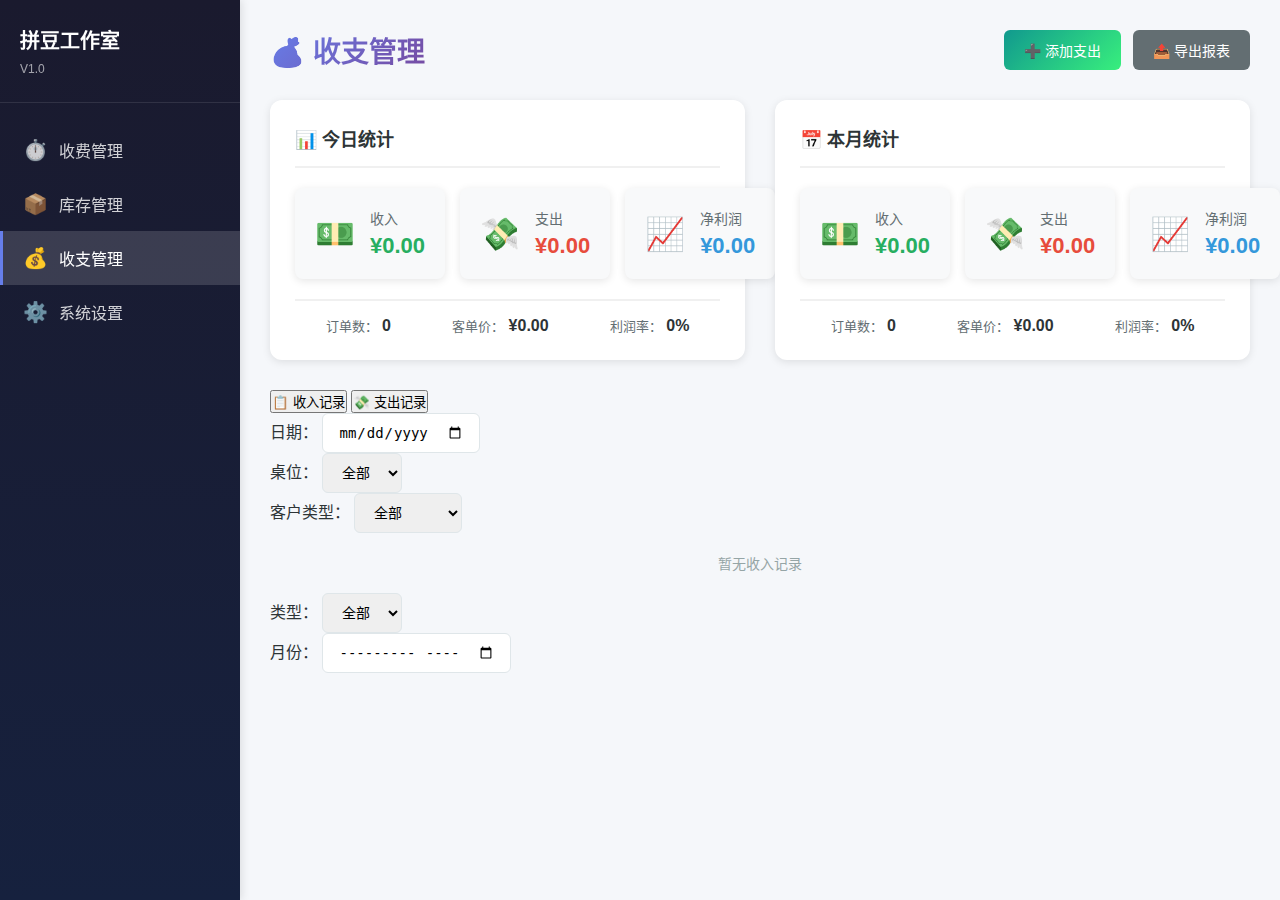
<file: revenue-expense.html>
<!DOCTYPE html>
<html lang="zh-CN">
<head>
    <meta charset="UTF-8">
    <meta name="viewport" content="width=device-width, initial-scale=1.0">
    <title>收支管理 - 拼豆计时器 Pro V1.0</title>
    <link rel="stylesheet" href="styles.css">
    <link rel="manifest" href="manifest.json">
    <meta name="theme-color" content="#667eea">
    <meta name="apple-mobile-web-app-capable" content="yes">
    <meta name="apple-mobile-web-app-status-bar-style" content="black-translucent">
    <meta name="apple-mobile-web-app-title" content="拼豆计时器">
    <meta name="mobile-web-app-capable" content="yes">
</head>
<body>
    <div class="app">
        <nav class="sidebar">
            <a href="index.html" class="logo">
                <h2 id="shopNameDisplay">🎨 拼豆计时器</h2>
                <span class="version">V1.0</span>
            </a>
            
            <div class="nav-menu">
                <a href="timer.html" class="nav-item">
                    <span class="icon">⏱️</span>
                    <span>收费管理</span>
                </a>
                <a href="inventory.html" class="nav-item">
                    <span class="icon">📦</span>
                    <span>库存管理</span>
                </a>
                <a href="revenue-expense.html" class="nav-item active">
                    <span class="icon">💰</span>
                    <span>收支管理</span>
                </a>
                <a href="settings.html" class="nav-item">
                    <span class="icon">⚙️</span>
                    <span>系统设置</span>
                </a>
            </div>
        </nav>
        
        <main class="main-content">
            <div class="revenue-expense-page">
                <div class="page-header">
                    <h1>💰 收支管理</h1>
                    <div class="header-actions">
                        <button onclick="openAddExpenseModal()" class="btn btn-success">➕ 添加支出</button>
                        <button onclick="exportData()" class="btn btn-secondary">📤 导出报表</button>
                    </div>
                </div>
                
                <!-- 统计概览 -->
                <div class="stats-overview">
                    <div class="stats-section">
                        <h3>📊 今日统计</h3>
                        <div class="stats-grid">
                            <div class="stat-card income">
                                <div class="stat-icon">💵</div>
                                <div class="stat-info">
                                    <div class="stat-label">收入</div>
                                    <div class="stat-value" id="todayIncome">¥0.00</div>
                                </div>
                            </div>
                            <div class="stat-card expense">
                                <div class="stat-icon">💸</div>
                                <div class="stat-info">
                                    <div class="stat-label">支出</div>
                                    <div class="stat-value" id="todayExpense">¥0.00</div>
                                </div>
                            </div>
                            <div class="stat-card profit">
                                <div class="stat-icon">📈</div>
                                <div class="stat-info">
                                    <div class="stat-label">净利润</div>
                                    <div class="stat-value" id="todayNetProfit">¥0.00</div>
                                </div>
                            </div>
                        </div>
                        <div class="stats-summary">
                            <div class="summary-item">
                                <span class="summary-label">订单数：</span>
                                <span class="summary-value" id="todayOrderCount">0</span>
                            </div>
                            <div class="summary-item">
                                <span class="summary-label">客单价：</span>
                                <span class="summary-value" id="todayAvgOrder">¥0.00</span>
                            </div>
                            <div class="summary-item">
                                <span class="summary-label">利润率：</span>
                                <span class="summary-value" id="todayProfitRate">0%</span>
                            </div>
                        </div>
                    </div>
                    
                    <div class="stats-section">
                        <h3>📅 本月统计</h3>
                        <div class="stats-grid">
                            <div class="stat-card income">
                                <div class="stat-icon">💵</div>
                                <div class="stat-info">
                                    <div class="stat-label">收入</div>
                                    <div class="stat-value" id="monthIncome">¥0.00</div>
                                </div>
                            </div>
                            <div class="stat-card expense">
                                <div class="stat-icon">💸</div>
                                <div class="stat-info">
                                    <div class="stat-label">支出</div>
                                    <div class="stat-value" id="monthExpense">¥0.00</div>
                                </div>
                            </div>
                            <div class="stat-card profit">
                                <div class="stat-icon">📈</div>
                                <div class="stat-info">
                                    <div class="stat-label">净利润</div>
                                    <div class="stat-value" id="monthNetProfit">¥0.00</div>
                                </div>
                            </div>
                        </div>
                        <div class="stats-summary">
                            <div class="summary-item">
                                <span class="summary-label">订单数：</span>
                                <span class="summary-value" id="monthOrderCount">0</span>
                            </div>
                            <div class="summary-item">
                                <span class="summary-label">客单价：</span>
                                <span class="summary-value" id="monthAvgOrder">¥0.00</span>
                            </div>
                            <div class="summary-item">
                                <span class="summary-label">利润率：</span>
                                <span class="summary-value" id="monthProfitRate">0%</span>
                            </div>
                        </div>
                    </div>
                </div>
            
            <!-- 标签页 -->
            <div class="tab-container">
                <div class="tab-header">
                    <button class="tab-btn active" onclick="switchTab('orders')">📋 收入记录</button>
                    <button class="tab-btn" onclick="switchTab('expenses')">💸 支出记录</button>
                </div>
                
                <div class="tab-content">
                    <!-- 收入记录标签页 -->
                    <div id="ordersTab" class="tab-pane active">
                        <div class="filter-section">
                            <div class="filter-group">
                                <label>日期：</label>
                                <input type="date" id="orderDateFilter" class="form-control" onchange="loadOrders()">
                            </div>
                            <div class="filter-group">
                                <label>桌位：</label>
                                <select id="orderTableFilter" class="form-control" onchange="loadOrders()">
                                    <option value="all">全部</option>
                                </select>
                            </div>
                            <div class="filter-group">
                                <label>客户类型：</label>
                                <select id="orderCustomerFilter" class="form-control" onchange="loadOrders()">
                                    <option value="all">全部</option>
                                    <option value="normal">普通客户</option>
                                    <option value="member">会员</option>
                                    <option value="vip">VIP</option>
                                    <option value="student">学生</option>
                                    <option value="meituan">美团团购</option>
                                    <option value="douyin">抖音团购</option>
                                    <option value="dianping">大众点评</option>
                                    <option value="xiaohongshu">小红书</option>
                                </select>
                            </div>
                        </div>
                        <div id="orderList" class="order-list"></div>
                    </div>
                    
                    <!-- 支出记录标签页 -->
                    <div id="expensesTab" class="tab-pane">
                        <div class="filter-section">
                            <div class="filter-group">
                                <label>类型：</label>
                                <select id="expenseTypeFilter" class="form-control" onchange="loadExpenses()">
                                    <option value="all">全部</option>
                                    <option value="rent">房租</option>
                                    <option value="purchase">进货</option>
                                    <option value="utilities">水电</option>
                                    <option value="salary">人工</option>
                                    <option value="other">其他</option>
                                </select>
                            </div>
                            <div class="filter-group">
                                <label>月份：</label>
                                <input type="month" id="expenseMonth月Filter" class="form-control" onchange="loadExpenses()">
                            </div>
                        </div>
                        <div id="expenseList" class="expense-list"></div>
                    </div>
                </div>
            </div>
        </main>
    </div>
    
    <!-- 添加支出弹窗 -->
    <div id="addExpenseModal" class="modal">
        <div class="modal-content" style="max-width: 500px;">
            <h2>- 添加支出</h2>
            <div class="form-group">
                <label>支出类型</label>
                <select id="expenseType" class="form-control" onchange="toggleExpenseBeadSection()">
                    <option value="rent">房租</option>
                    <option value="purchase">进货</option>
                    <option value="utilities">水电</option>
                    <option value="salary">人工</option>
                    <option value="other">其他</option>
                </select>
            </div>
            <div class="form-group">
                <label>金额（元）</label>
                <input type="number" id="expenseAmount" class="form-control" step="0.01" min="0" placeholder="请输入金额">
            </div>
            <div class="form-group">
                <label>日期</label>
                <input type="date" id="expenseDate" class="form-control">
            </div>
            <div class="form-group">
                <label>备注</label>
                <textarea id="expenseNote" class="form-control" placeholder="备注信息..."></textarea>
            </div>
            
            <div id="expenseBeadSection" style="display: none;">
                <hr>
                <div class="form-group">
                    <label>🎨 关联拼豆库存</label>
                    <div id="expenseBeadList" class="expense-bead-list"></div>
                    <button onclick="addExpenseBeadItem()" class="btn btn-sm btn-success" style="margin-top: 10px;">➕ 添加拼豆</button>
                </div>
            </div>
            
            <div class="modal-actions">
                <button onclick="closeAddExpenseModal()" class="btn btn-secondary">取消</button>
                <button onclick="confirmAddExpense()" class="btn btn-success">确认添加</button>
            </div>
        </div>
    </div>
    
    <!-- 费用拼豆项弹窗 -->
    <div id="expenseBeadItemModal" class="modal">
        <div class="modal-content" style="max-width: 500px;">
            <h2>🎨 添加拼豆</h2>
            <div class="form-group">
                <label>选择色号</label>
                <select id="expenseBeadColorSelect" class="form-control">
                    <option value="">请选择色号...</option>
                </select>
            </div>
            <div class="form-group">
                <label>数量（克）</label>
                <input type="number" id="expenseBeadAmount" class="form-control" step="1" min="1" placeholder="例如：100">
            </div>
            <div class="form-group">
                <label>备注</label>
                <input type="text" id="expenseBeadNote" class="form-control" placeholder="备注信息...">
            </div>
            <div class="modal-actions">
                <button onclick="closeExpenseBeadItemModal()" class="btn btn-secondary">取消</button>
                <button onclick="confirmAddExpenseBeadItem()" class="btn btn-success">确认添加</button>
            </div>
        </div>
    </div>
    
    <!-- 订单详情弹窗 -->
    <div id="orderDetailModal" class="modal">
        <div class="modal-content" style="max-width: 700px;">
            <h2>📋 订单详情</h2>
            <div id="orderDetailContent"></div>
            <div class="modal-actions">
                <button onclick="closeOrderDetailModal()" class="btn btn-primary">关闭</button>
            </div>
        </div>
    </div>
    
    <script src="bead-data.js"></script>
    <script src="common.js"></script>
    <script src="csv-export.js"></script>
    <script>
        let currentExpenseBeads = [];
        
        function initRevenueExpensePage() {
            loadConfig();
            updateShopNameDisplay();
            document.getElementById('expenseDate').value = new Date().toISOString().split('T')[0];
            loadOrders();
            loadExpenses();
            updateStats();
        }
        
        function switchTab(tabName) {
            document.querySelectorAll('.tab-btn').forEach(btn => btn.classList.remove('active'));
            document.querySelectorAll('.tab-pane').forEach(pane => pane.classList.remove('active'));
            
            event.target.classList.add('active');
            document.getElementById(tabName + 'Tab').classList.add('active');
        }
        
        function updateStats() {
            const today = new Date().toISOString().split('T')[0];
            const currentMonth = new Date().toISOString().slice(0, 7);
            
            const orders = JSON.parse(localStorage.getItem('perlerTimerOrders') || '[]');
            const expenses = JSON.parse(localStorage.getItem('perlerTimerExpenses') || '[]');
            
            const todayOrders = orders.filter(o => o.date === today);
            const monthOrders = orders.filter(o => o.date.startsWith(currentMonth));
            
            const todayExpenses = expenses.filter(e => e.date === today);
            const monthExpenses = expenses.filter(e => e.date.startsWith(currentMonth));
            
            const todayIncome = todayOrders.reduce((sum, o) => sum + (o.actualPayment || 0), 0);
            const monthIncome = monthOrders.reduce((sum, o) => sum + (o.actualPayment || 0), 0);
            
            const todayExpense = todayExpenses.reduce((sum, e) => sum + e.amount, 0);
            const monthExpense = monthExpenses.reduce((sum, e) => sum + e.amount, 0);
            
            const todayNetProfit = todayIncome - todayExpense;
            const monthNetProfit = monthIncome - monthExpense;
            
            const todayOrderCount = todayOrders.length;
            const monthOrderCount = monthOrders.length;
            
            const todayAvgOrder = todayOrderCount > 0 ? todayIncome / todayOrderCount : 0;
            const monthAvgOrder = monthOrderCount > 0 ? monthIncome / monthOrderCount : 0;
            
            const todayProfitRate = todayIncome > 0 ? (todayNetProfit / todayIncome * 100) : 0;
            const monthProfitRate = monthIncome > 0 ? (monthNetProfit / monthIncome * 100) : 0;
            
            document.getElementById('todayIncome').textContent = `¥${todayIncome.toFixed(2)}`;
            document.getElementById('todayExpense').textContent = `¥${todayExpense.toFixed(2)}`;
            document.getElementById('todayNetProfit').textContent = `¥${todayNetProfit.toFixed(2)}`;
            document.getElementById('monthIncome').textContent = `¥${monthIncome.toFixed(2)}`;
            document.getElementById('monthExpense').textContent = `¥${monthExpense.toFixed(2)}`;
            document.getElementById('monthNetProfit').textContent = `¥${monthNetProfit.toFixed(2)}`;
            
            document.getElementById('todayOrderCount').textContent = todayOrderCount;
            document.getElementById('todayAvgOrder').textContent = `¥${todayAvgOrder.toFixed(2)}`;
            document.getElementById('todayProfitRate').textContent = `${todayProfitRate.toFixed(1)}%`;
            
            document.getElementById('monthOrderCount').textContent = monthOrderCount;
            document.getElementById('monthAvgOrder').textContent = `¥${monthAvgOrder.toFixed(2)}`;
            document.getElementById('monthProfitRate').textContent = `${monthProfitRate.toFixed(1)}%`;
            
            const todayProfitEl = document.getElementById('todayNetProfit');
            todayProfitEl.style.color = todayNetProfit >= 0 ? '#27ae60' : '#e74c3c';
            
            const monthProfitEl = document.getElementById('monthNetProfit');
            monthProfitEl.style.color = monthNetProfit >= 0 ? '#27ae60' : '#e74c3c';
        }
        
        function loadOrders() {
            const orders = JSON.parse(localStorage.getItem('perlerTimerOrders') || '[]');
            const dateFilter = document.getElementById('orderDateFilter').value;
            const tableFilter = document.getElementById('orderTableFilter').value;
            const customerFilter = document.getElementById('orderCustomerFilter').value;
            
            let filteredOrders = orders;
            
            if (dateFilter) {
                filteredOrders = filteredOrders.filter(order => order.date === dateFilter);
            }
            
            if (tableFilter !== 'all') {
                filteredOrders = filteredOrders.filter(order => order.tableId === tableFilter);
            }
            
            if (customerFilter !== 'all') {
                filteredOrders = filteredOrders.filter(order => order.customerType === customerFilter);
            }
            
            const container = document.getElementById('orderList');
            
            if (filteredOrders.length === 0) {
                container.innerHTML = '<div class="empty-hint">暂无收入记录</div>';
                return;
            }
            
            container.innerHTML = filteredOrders.map(order => {
                const duration = order.duration;
                const hours = Math.floor(duration / (1000 * 60 * 60));
                const minutes = Math.floor((duration % (1000 * 60 * 60)) / (1000 * 60));
                const durationText = hours > 0 ? `${hours}小时${minutes}分钟` : `${minutes}分钟`;
                
                return `
                <div class="order-item" onclick="showOrderDetail('${order.id}')">
                    <div class="order-header">
                        <div class="order-table">${order.tableName}</div>
                        <div class="order-date">${order.date}</div>
                    </div>
                    <div class="order-info">
                        <div class="order-type ${order.customerType}">${getCustomerTypeName(order.customerType)}</div>
                        <div class="order-charge-type">${order.chargeType === 'daily' ? '包日' : order.chargeType === 'groupbuy' ? '团购' : '按时长'}</div>
                        <div class="order-duration">${durationText}</div>
                    </div>
                    <div class="order-amount">
                        <div class="order-original">¥${order.originalPrice.toFixed(2)}</div>
                        ${order.discount > 0 ? `<div class="order-discount">-${(order.discount * 100).toFixed(0)}%</div>` : ''}
                        <div class="order-final">¥${order.actualPayment.toFixed(2)}</div>
                        ${order.platformFee > 0 ? `<div class="order-net">实收: ¥${order.netIncome.toFixed(2)}</div>` : ''}
                    </div>
                    ${order.otherCharges && order.otherCharges.length > 0 ? `
                    <div class="order-extras">
                        <span class="extras-label">其他收费：</span>
                        <span class="extras-total">¥${order.otherChargesTotal.toFixed(2)}</span>
                    </div>
                    ` : ''}
                </div>
            `}).join('');
            
            updateTableFilter();
        }
        
        function updateTableFilter() {
            const tables = JSON.parse(localStorage.getItem('perlerTimerTables') || '[]');
            const select = document.getElementById('orderTableFilter');
            const currentValue = select.value;
            
            select.innerHTML = '<option value="all">全部</option>';
            tables.forEach(table => {
                const option = document.createElement('option');
                option.value = table.id;
                option.textContent = table.name;
                select.appendChild(option);
            });
            
            select.value = currentValue;
        }
        
        function showOrderDetail(orderId) {
            const orders = JSON.parse(localStorage.getItem('perlerTimerOrders') || '[]');
            const order = orders.find(o => o.id === orderId);
            
            if (!order) return;
            
            const duration = order.duration;
            const hours = Math.floor(duration / (1000 * 60 * 60));
            const minutes = Math.floor((duration % (1000 * 60 * 60)) / (1000 * 60));
            
            let content = `
                <div class="order-detail-section">
                    <h3>基本信息</h3>
                    <div class="detail-row">
                        <span>桌位：</span>
                        <span>${order.tableName}</span>
                    </div>
                    <div class="detail-row">
                        <span>开始时间：</span>
                        <span>${new Date(order.startTime).toLocaleString()}</span>
                    </div>
                    <div class="detail-row">
                        <span>结束时间：</span>
                        <span>${new Date(order.endTime).toLocaleString()}</span>
                    </div>
                    <div class="detail-row">
                        <span>使用时长：</span>
                        <span>${hours}小时${minutes}分钟</span>
                    </div>
                    <div class="detail-row">
                        <span>计费方式：</span>
                        <span>${order.chargeType === 'daily' ? '包日计费' : order.chargeType === 'groupbuy' ? '团购套餐' : '按时长计费'}</span>
                    </div>
                    <div class="detail-row">
                        <span>客户类型：</span>
                        <span>${getCustomerTypeName(order.customerType)}</span>
                    </div>
                </div>
                
                <div class="order-detail-section">
                    <h3>费用明细</h3>
                    <div class="detail-row">
                        <span>原价：</span>
                        <span>¥${order.originalPrice.toFixed(2)}</span>
                    </div>
                    <div class="detail-row">
                        <span>折扣：</span>
                        <span>${order.discount > 0 ? (order.discount * 100).toFixed(0) + '%' : '无'}</span>
                    </div>
                    ${order.platformFee > 0 ? `
                    <div class="detail-row">
                        <span>平台费用：</span>
                        <span>¥${order.platformFee.toFixed(2)} (${(order.platformFeeRate * 100).toFixed(0)}%)</span>
                    </div>
                    <div class="detail-row">
                        <span>实际到账：</span>
                        <span>¥${order.netIncome.toFixed(2)}</span>
                    </div>
                    ` : ''}
                    <div class="detail-row total">
                        <span>应收金额：</span>
                        <span>¥${order.actualPayment.toFixed(2)}</span>
                    </div>
                </div>
            `;
            
            if (order.otherCharges && order.otherCharges.length > 0) {
                content += `
                    <div class="order-detail-section">
                        <h3>其他收费</h3>
                        <div class="order-other-charges-list">
                            ${order.otherCharges.map(charge => `
                                <div class="order-other-charge-item">
                                    <span>${charge.name}</span>
                                    <span>¥${charge.price.toFixed(2)} × ${charge.quantity}${charge.unit}</span>
                                    <span>¥${charge.total.toFixed(2)}</span>
                                </div>
                            `).join('')}
                        </div>
                        <div class="detail-row total">
                            <span>其他收费总计：</span>
                            <span>¥${order.otherChargesTotal.toFixed(2)}</span>
                        </div>
                    </div>
                `;
            }
            
            if (order.beadUsage && order.beadUsage.length > 0) {
                content += `
                    <div class="order-detail-section">
                        <h3>拼豆使用</h3>
                        <div class="order-bead-usage-list">
                            ${order.beadUsage.map(usage => `
                                <div class="order-bead-usage-item">
                                    <div class="bead-code" style="background-color: ${usage.color};">${usage.code}</div>
                                    <span class="bead-name">${usage.name}</span>
                                    <span class="bead-amount">${usage.amount}g</span>
                                </div>
                            `).join('')}
                        </div>
                        <div class="detail-row total">
                            <span>拼豆总计：</span>
                            <span>${order.beadUsageTotal}g</span>
                        </div>
                    </div>
                `;
            }
            
            if (order.checkoutNote) {
                content += `
                    <div class="order-detail-section">
                        <h3>备注</h3>
                        <p>${order.checkoutNote}</p>
                    </div>
                `;
            }
            
            document.getElementById('orderDetailContent').innerHTML = content;
            document.getElementById('orderDetailModal').style.display = 'flex';
        }
        
        function closeOrderDetailModal() {
            document.getElementById('orderDetailModal').style.display = 'none';
        }
        
        function loadExpenses() {
            const expenses = JSON.parse(localStorage.getItem('perlerTimerExpenses') || '[]');
            const typeFilter = document.getElementById('expenseTypeFilter').value;
            const monthFilter = document.getElementById('expenseMonthFilter').value;
            
            let filteredExpenses = expenses;
            
            if (typeFilter !== 'all') {
                filteredExpenses = filteredExpenses.filter(expense => expense.type === typeFilter);
            }
            
            if (monthFilter) {
                filteredExpenses = filteredExpenses.filter(expense => expense.date.startsWith(monthFilter));
            }
            
            const container = document.getElementById('expenseList');
            
            if (filteredExpenses.length === 0) {
                container.innerHTML = '<div class="empty-hint">暂无支出记录</div>';
                return;
            }
            
            container.innerHTML = filteredExpenses.map(expense => `
                <div class="expense-item">
                    <div class="expense-header">
                        <div class="expense-type ${expense.type}">${getExpenseTypeName(expense.type)}</div>
                        <div class="expense-date">${new Date(expense.date).toLocaleDateString()}</div>
                    </div>
                    <div class="expense-amount">
                        <div class="expense-value">¥${expense.amount.toFixed(2)}</div>
                    </div>
                    <div class="expense-note">${expense.note || '-'}</div>
                    <button onclick="deleteExpense('${expense.id}')" class="btn btn-sm btn-danger">删除</button>
                </div>
            `).join('');
        }
        
        function getExpenseTypeName(type) {
            const types = {
                rent: '房租',
                purchase: '进货',
                utilities: '水电',
                salary: '人工',
                other: '其他'
            };
            return types[type] || type;
        }
        
        function openAddExpenseModal() {
            document.getElementById('expenseType').value = 'rent';
            document.getElementById('expenseAmount').value = '';
            document.getElementById('expenseDate').value = new Date().toISOString().split('T')[0];
            document.getElementById('expenseNote').value = '';
            document.getElementById('expenseBeadSection').style.display = 'none';
            currentExpenseBeads = [];
            updateExpenseBeadList();
            document.getElementById('addExpenseModal').style.display = 'flex';
        }
        
        function closeAddExpenseModal() {
            document.getElementById('addExpenseModal').style.display = 'none';
        }
        
        function toggleExpenseBeadSection() {
            const type = document.getElementById('expenseType').value;
            const section = document.getElementById('expenseBeadSection');
            section.style.display = type === 'purchase' ? 'block' : 'none';
        }
        
        function loadExpenseBeadColorSelect() {
            const beads = JSON.parse(localStorage.getItem('perlerTimerBeads')) || [];
            const select = document.getElementById('expenseBeadColorSelect');
            
            select.innerHTML = '<option value="">请选择色号...</option>';
            beads.forEach(bead => {
                const option = document.createElement('option');
                option.value = bead.code;
                option.textContent = `${bead.code} - ${bead.name} (库存: ${bead.stockGram}g)`;
                option.style.color = bead.color;
                select.appendChild(option);
            });
        }
        
        function openExpenseBeadItemModal() {
            loadExpenseBeadColorSelect();
            document.getElementById('expenseBeadColorSelect').value = '';
            document.getElementById('expenseBeadAmount').value = '';
            document.getElementById('expenseBeadNote').value = '';
            document.getElementById('expenseBeadItemModal').style.display = 'flex';
        }
        
        function closeExpenseBeadItemModal() {
            document.getElementById('expenseBeadItemModal').style.display = 'none';
        }
        
        function confirmAddExpenseBeadItem() {
            const colorCode = document.getElementById('expenseBeadColorSelect').value;
            const amount = parseInt(document.getElementById('expenseBeadAmount').value) || 0;
            const note = document.getElementById('expenseBeadNote').value;
            
            if (!colorCode) {
                alert('请选择色号！');
                return;
            }
            
            if (amount <= 0) {
                alert('请输入有效的数量！');
                return;
            }
            
            const beads = JSON.parse(localStorage.getItem('perlerTimerBeads')) || [];
            const bead = beads.find(b => b.code === colorCode);
            
            if (!bead) {
                alert('色号不存在！');
                return;
            }
            
            currentExpenseBeads.push({
                code: bead.code,
                name: bead.name,
                color: bead.color,
                amount: amount,
                note: note
            });
            
            updateExpenseBeadList();
            closeExpenseBeadItemModal();
        }
        
        function removeExpenseBeadItem(index) {
            currentExpenseBeads.splice(index, 1);
            updateExpenseBeadList();
        }
        
        function updateExpenseBeadList() {
            const container = document.getElementById('expenseBeadList');
            
            if (currentExpenseBeads.length === 0) {
                container.innerHTML = '<div class="empty-hint">暂无拼豆记录</div>';
                return;
            }
            
            container.innerHTML = currentExpenseBeads.map((item, index) => `
                <div class="expense-bead-item">
                    <div class="expense-bead-preview" style="background-color: ${item.color};">
                        ${item.code}
                    </div>
                    <div class="expense-bead-info">
                        <div class="expense-bead-name">${item.name}</div>
                        <div class="expense-bead-amount">${item.amount}g</div>
                        ${item.note ? `<div class="expense-bead-note">${item.note}</div>` : ''}
                    </div>
                    <button onclick="removeExpenseBeadItem(${index})" class="btn btn-sm btn-danger">删除</button>
                </div>
            `).join('');
        }
        
        function addExpenseBeadItem() {
            openExpenseBeadItemModal();
        }
        
        function confirmAddExpense() {
            const type = document.getElementById('expenseType').value;
            const amount = parseFloat(document.getElementById('expenseAmount').value) || 0;
            const date = document.getElementById('expenseDate').value;
            const note = document.getElementById('expenseNote').value;
            
            if (amount <= 0) {
                alert('请输入有效的金额！');
                return;
            }
            
            if (!date) {
                alert('请选择日期！');
                return;
            }
            
            const expenses = JSON.parse(localStorage.getItem('perlerTimerExpenses')) || [];
            
            const expense = {
                id: generateId(),
                type: type,
                amount: amount,
                date: date,
                note: note,
                beads: currentExpenseBeads,
                createTime: new Date().toISOString()
            };
            
            expenses.push(expense);
            localStorage.setItem('perlerTimerExpenses', JSON.stringify(expenses));
            
            if (currentExpenseBeads.length > 0) {
                const beads = JSON.parse(localStorage.getItem('perlerTimerBeads')) || [];
                
                currentExpenseBeads.forEach(usage => {
                    const beadIndex = beads.findIndex(b => b.code === usage.code);
                    if (beadIndex !== -1) {
                        beads[beadIndex].stockGram += usage.amount;
                    }
                });
                
                localStorage.setItem('perlerTimerBeads', JSON.stringify(beads));
                
                const logs = JSON.parse(localStorage.getItem('perlerTimerInventoryLogs')) || [];
                logs.unshift({
                    id: Date.now(),
                    timestamp: new Date().toISOString(),
                    type: 'in',
                    colors: currentExpenseBeads.map(u => ({
                        code: u.code,
                        name: u.name,
                        gram: u.amount
                    })),
                    note: `支出记录：${getExpenseTypeName(type)}`,
                    expenseId: expense.id
                });
                localStorage.setItem('perlerTimerInventoryLogs', JSON.stringify(logs.slice(0, 500)));
            }
            
            closeAddExpenseModal();
            loadExpenses();
            updateStats();
            showNotification('支出添加成功！');
        }
        
        function deleteExpense(expenseId) {
            if (!confirm('确定要删除这条支出记录吗？')) return;
            
            let expenses = JSON.parse(localStorage.getItem('perlerTimerExpenses')) || [];
            expenses = expenses.filter(e => e.id !== expenseId);
            localStorage.setItem('perlerTimerExpenses', JSON.stringify(expenses));
            
            loadExpenses();
            updateStats();
            showNotification('支出删除成功！');
        }
        
        function exportData() {
            const orders = JSON.parse(localStorage.getItem('perlerTimerOrders') || '[]');
            const expenses = JSON.parse(localStorage.getItem('perlerTimerExpenses') || '[]');
            
            const ordersData = orders.map(order => ({
                '订单ID': order.id,
                '桌位': order.tableName,
                '开始时间': new Date(order.startTime).toLocaleString(),
                '结束时间': new Date(order.endTime).toLocaleString(),
                '计费方式': order.chargeType === 'daily' ? '包日计费' : order.chargeType === 'groupbuy' ? '团购套餐' : '按时长计费',
                '客户类型': getCustomerTypeName(order.customerType),
                '原价': order.originalPrice.toFixed(2),
                '折扣': order.discount > 0 ? (order.discount * 100).toFixed(0) + '%' : '无',
                '应收金额': order.actualPayment.toFixed(2),
                '平台费用': order.platformFee.toFixed(2),
                '实际到账': order.netIncome.toFixed(2),
                '日期': order.date
            }));
            
            const expensesData = expenses.map(expense => ({
                '支出ID': expense.id,
                '类型': getExpenseTypeName(expense.type),
                '金额': expense.amount.toFixed(2),
                '日期': expense.date,
                '备注': expense.note || '-'
            }));
            
            exportToCSV(ordersData, '收入记录');
            exportToCSV(expensesData, '支出记录');
        }
        
        window.onload = initRevenueExpensePage;
    </script>
</body>
</html>
</file>
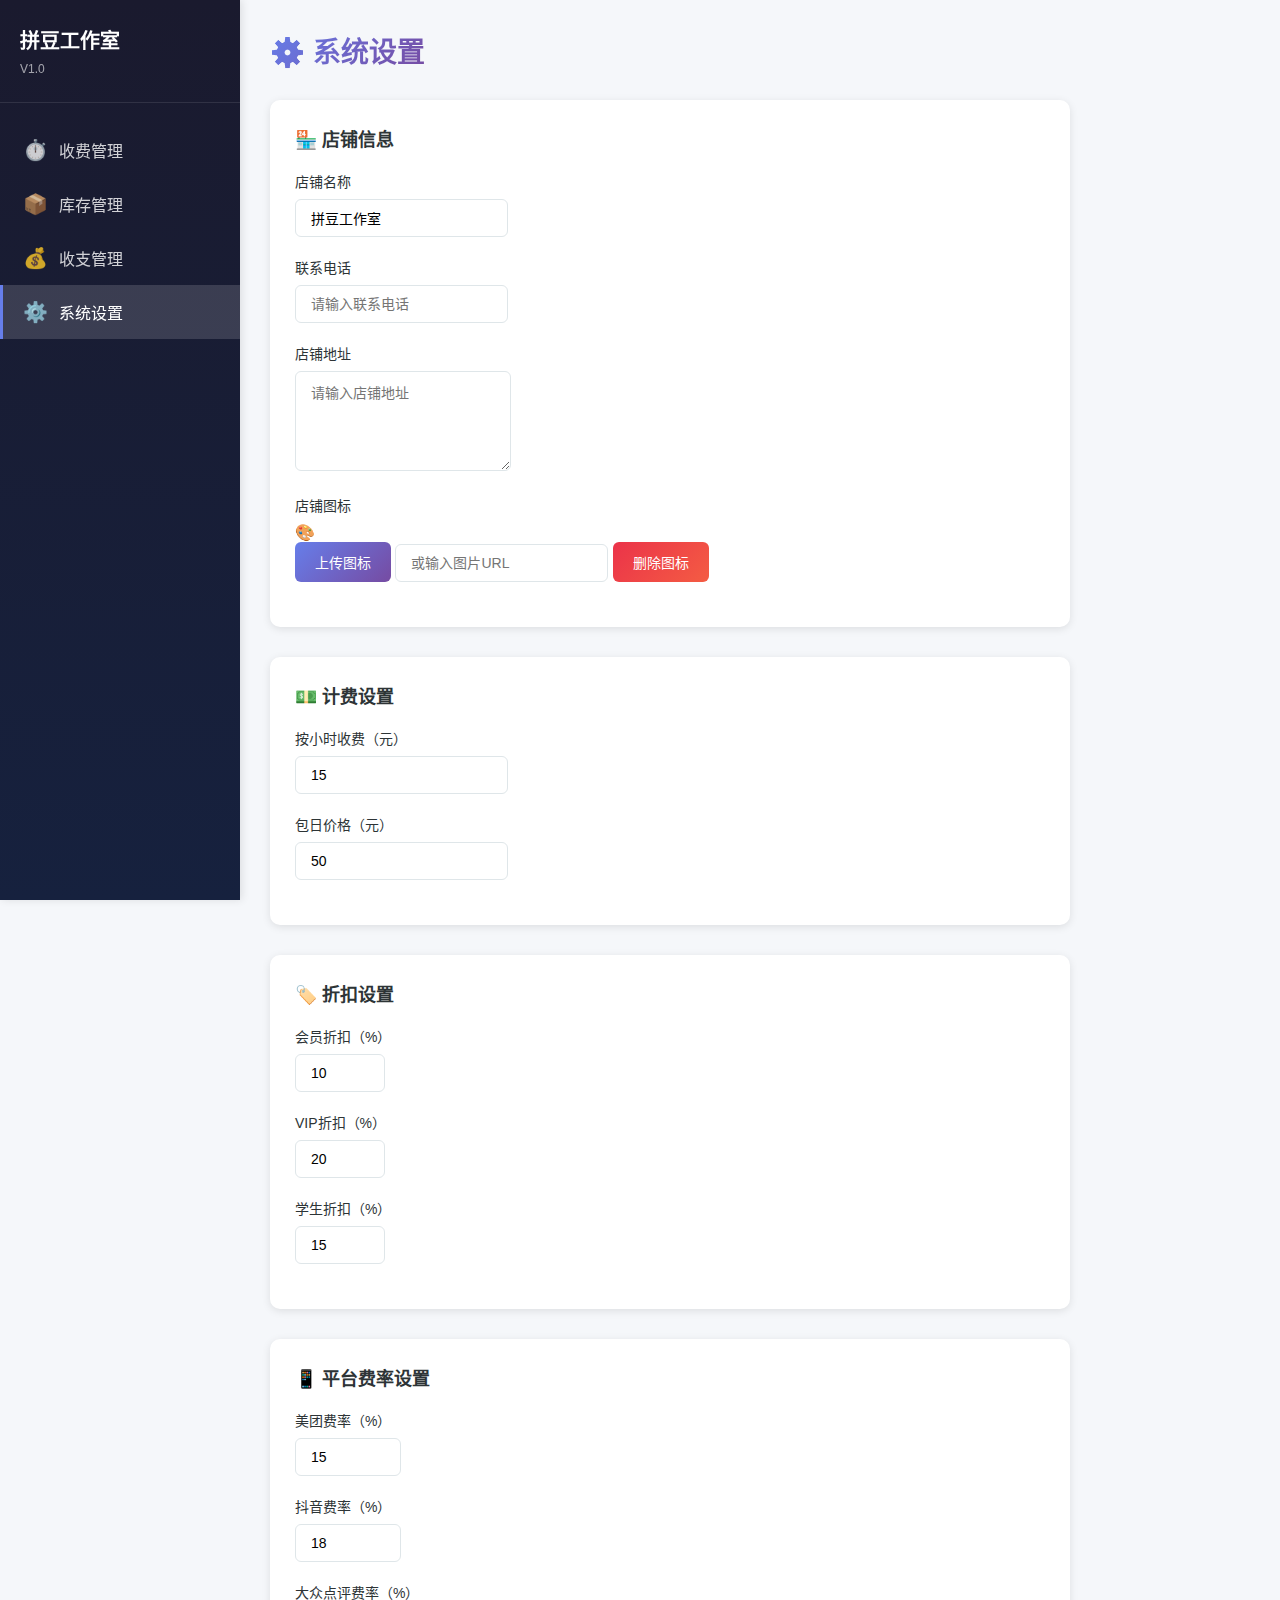
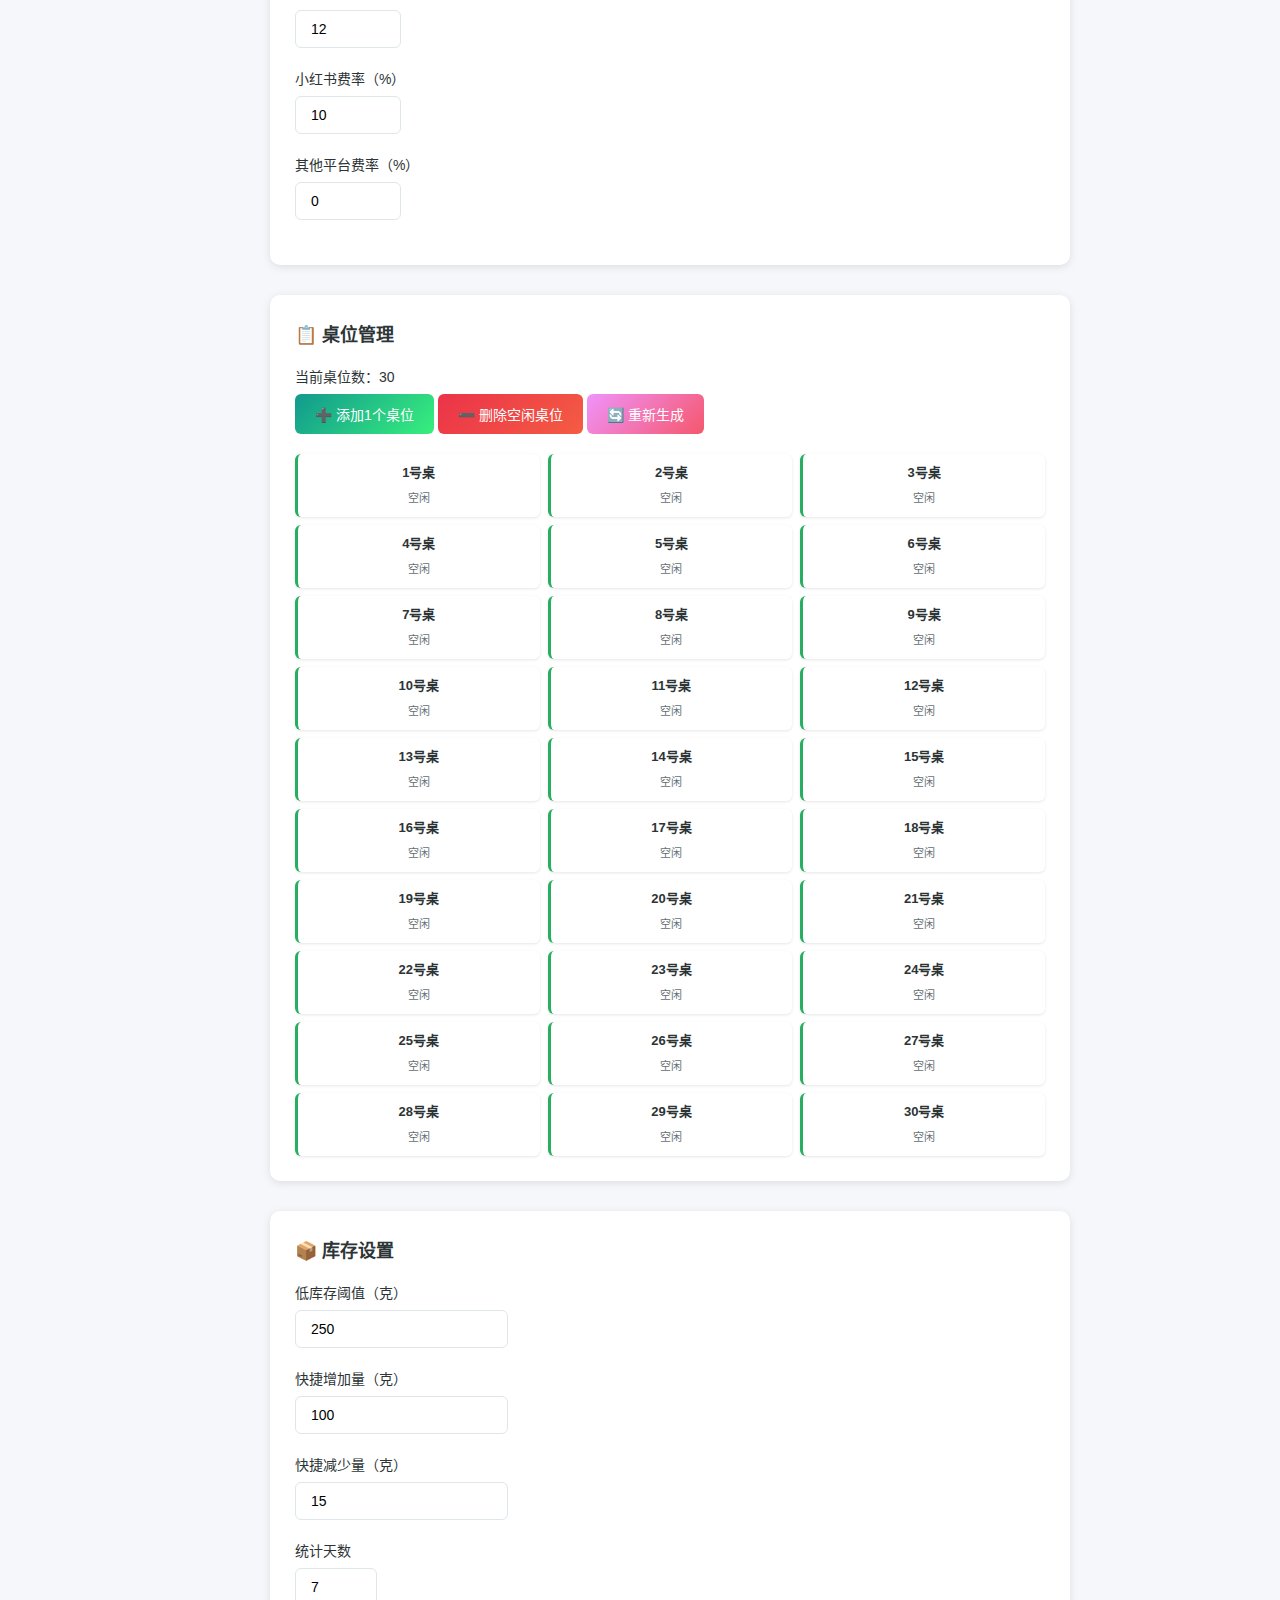
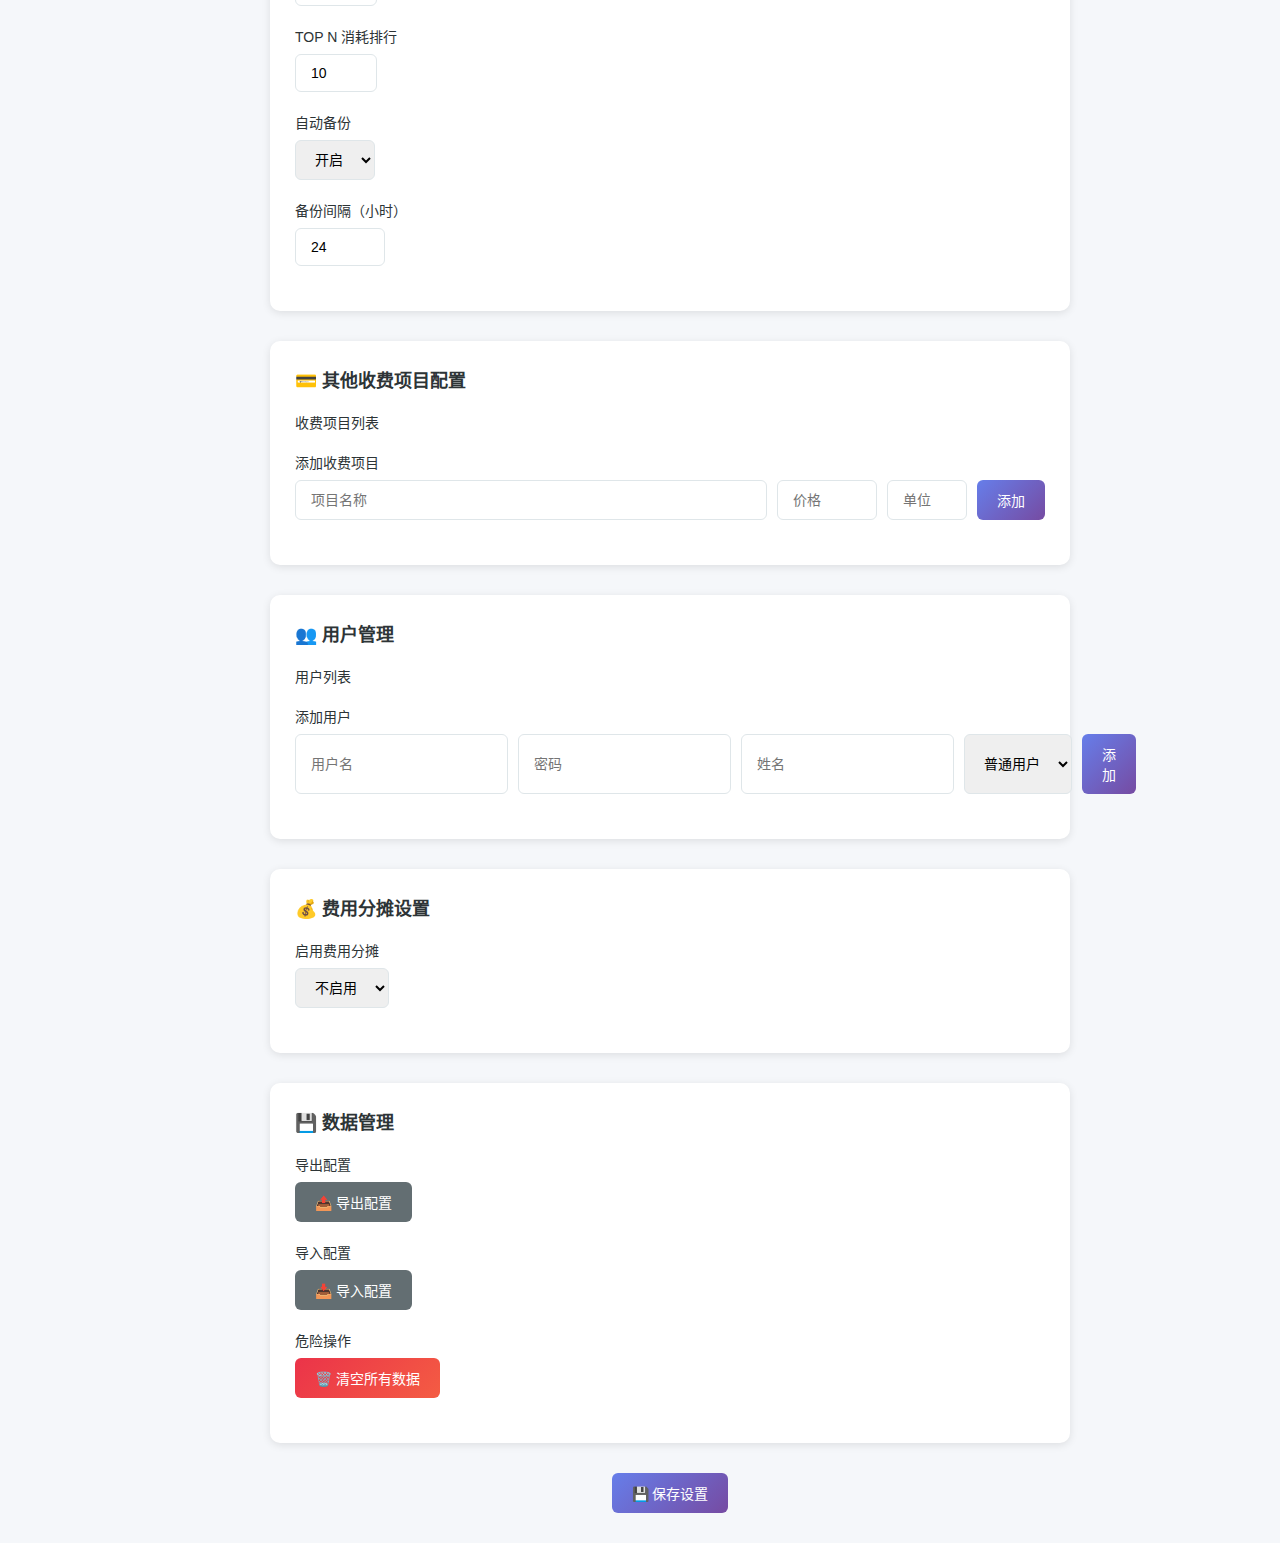
<file: settings.html>
<!DOCTYPE html>
<html lang="zh-CN">
<head>
    <meta charset="UTF-8">
    <meta name="viewport" content="width=device-width, initial-scale=1.0">
    <title>系统设置 - 拼豆计时器 Pro V1.0</title>
    <link rel="stylesheet" href="styles.css">
    <link rel="stylesheet" href="color-styles.css">
    <link rel="manifest" href="manifest.json">
    <meta name="theme-color" content="#667eea">
    <meta name="apple-mobile-web-app-capable" content="yes">
    <meta name="apple-mobile-web-app-status-bar-style" content="black-translucent">
    <meta name="apple-mobile-web-app-title" content="拼豆计时器">
    <meta name="mobile-web-app-capable" content="yes">
</head>
<body>
    <div class="app">
        <nav class="sidebar">
            <a href="index.html" class="logo">
                <h2 id="shopNameDisplay">拼豆计时器</h2>
                <span class="version">V1.0</span>
            </a>
            
            <div class="nav-menu">
                <a href="timer.html" class="nav-item">
                    <span class="icon">⏱️</span>
                    <span>收费管理</span>
                </a>
                <a href="inventory.html" class="nav-item">
                    <span class="icon">📦</span>
                    <span>库存管理</span>
                </a>
                <a href="revenue-expense.html" class="nav-item">
                    <span class="icon">💰</span>
                    <span>收支管理</span>
                </a>
                <a href="settings.html" class="nav-item active">
                    <span class="icon">⚙️</span>
                    <span>系统设置</span>
                </a>
            </div>
        </nav>
        
        <main class="main-content">
            <div class="settings-page">
                <div class="page-header">
                    <h1>⚙️ 系统设置</h1>
                </div>
                
                <div class="settings-section">
                    <h2>🏪 店铺信息</h2>
                    <div class="form-group">
                        <label>店铺名称</label>
                        <input type="text" id="shopName" class="form-control" placeholder="请输入店铺名称" onchange="autoSaveSetting('shopName', this.value)">
                    </div>
                    <div class="form-group">
                        <label>联系电话</label>
                        <input type="tel" id="shopPhone" class="form-control" placeholder="请输入联系电话" onchange="autoSaveSetting('shopPhone', this.value)">
                    </div>
                    <div class="form-group">
                        <label>店铺地址</label>
                        <textarea id="shopAddress" class="form-control" placeholder="请输入店铺地址" onchange="autoSaveSetting('shopAddress', this.value)"></textarea>
                    </div>
                    <div class="form-group">
                        <label>店铺图标</label>
                        <div class="icon-upload-area">
                            <div class="icon-preview">
                                <span class="placeholder" id="iconPlaceholder">🎨</span>
                                <img id="iconPreview" style="display: none;">
                            </div>
                            <div class="icon-actions">
                                <input type="file" id="iconFile" accept="image/*" style="display: none;" onchange="handleIconUpload(event)">
                                <button onclick="document.getElementById('iconFile').click()" class="btn btn-primary">上传图标</button>
                                <input type="text" id="iconUrl" class="form-control" placeholder="或输入图片URL" onchange="loadIconFromUrl()">
                                <button onclick="clearIcon()" class="btn btn-danger">删除图标</button>
                            </div>
                        </div>
                    </div>
                </div>
                
                <div class="settings-section">
                    <h2>💵 计费设置</h2>
                    <div class="form-group">
                        <label>按小时收费（元）</label>
                        <input type="number" id="pricePerHour" class="form-control" step="0.01" min="0" onchange="autoSaveSetting('pricePerHour', parseFloat(this.value))">
                    </div>
                    <div class="form-group">
                        <label>包日价格（元）</label>
                        <input type="number" id="pricePerDay" class="form-control" step="0.01" min="0" onchange="autoSaveSetting('pricePerDay', parseFloat(this.value))">
                    </div>
                </div>
                
                <div class="settings-section">
                    <h2>🏷️ 折扣设置</h2>
                    <div class="form-group">
                        <label>会员折扣（%）</label>
                        <input type="number" id="memberDiscount" class="form-control" step="1" min="0" max="100" onchange="autoSaveSetting('memberDiscount', parseFloat(this.value))">
                    </div>
                    <div class="form-group">
                        <label>VIP折扣（%）</label>
                        <input type="number" id="vipDiscount" class="form-control" step="1" min="0" max="100" onchange="autoSaveSetting('vipDiscount', parseFloat(this.value))">
                    </div>
                    <div class="form-group">
                        <label>学生折扣（%）</label>
                        <input type="number" id="studentDiscount" class="form-control" step="1" min="0" max="100" onchange="autoSaveSetting('studentDiscount', parseFloat(this.value))">
                    </div>
                </div>
                
                <div class="settings-section">
                    <h2>📱 平台费率设置</h2>
                    <div class="form-group">
                        <label>美团费率（%）</label>
                        <input type="number" id="meituanFeeRate" class="form-control" step="0.1" min="0" max="100" onchange="autoSavePlatformFee('meituan', parseFloat(this.value))">
                    </div>
                    <div class="form-group">
                        <label>抖音费率（%）</label>
                        <input type="number" id="douyinFeeRate" class="form-control" step="0.1" min="0" max="100" onchange="autoSavePlatformFee('douyin', parseFloat(this.value))">
                    </div>
                    <div class="form-group">
                        <label>大众点评费率（%）</label>
                        <input type="number" id="dianpingFeeRate" class="form-control" step="0.1" min="0" max="100" onchange="autoSavePlatformFee('dianping', parseFloat(this.value))">
                    </div>
                    <div class="form-group">
                        <label>小红书费率（%）</label>
                        <input type="number" id="xiaohongshuFeeRate" class="form-control" step="0.1" min="0" max="100" onchange="autoSavePlatformFee('xiaohongshu', parseFloat(this.value))">
                    </div>
                    <div class="form-group">
                        <label>其他平台费率（%）</label>
                        <input type="number" id="customFeeRate" class="form-control" step="0.1" min="0" max="100" onchange="autoSavePlatformFee('custom', parseFloat(this.value))">
                    </div>
                </div>
                
                <div class="settings-section">
                    <h2>📋 桌位管理</h2>
                    <div class="form-group">
                        <label>当前桌位数：<span id="currentTableCount">0</span></label>
                        <div class="table-actions-row">
                            <button onclick="addOneTable()" class="btn btn-success">➕ 添加1个桌位</button>
                            <button onclick="deleteFreeTables()" class="btn btn-danger">➖ 删除空闲桌位</button>
                            <button onclick="regenerateTables()" class="btn btn-warning">🔄 重新生成</button>
                        </div>
                    </div>
                    <div class="table-list-mini">
                        <div id="tableGrid" class="table-grid-three-columns"></div>
                    </div>
                </div>
                
                <div class="settings-section">
                    <h2>📦 库存设置</h2>
                    <div class="form-group">
                        <label>低库存阈值（克）</label>
                        <input type="number" id="lowStockThreshold" class="form-control" step="10" min="0" onchange="autoSaveInventoryConfig('lowStockThreshold', parseInt(this.value))">
                    </div>
                    <div class="form-group">
                        <label>快捷增加量（克）</label>
                        <input type="number" id="inventoryQuickIncreaseAmount" class="form-control" step="10" min="1" onchange="autoSaveInventoryConfig('quickIncreaseAmount', parseInt(this.value))">
                    </div>
                    <div class="form-group">
                        <label>快捷减少量（克）</label>
                        <input type="number" id="inventoryQuickDecreaseAmount" class="form-control" step="5" min="1" onchange="autoSaveInventoryConfig('quickDecreaseAmount', parseInt(this.value))">
                    </div>
                    <div class="form-group">
                        <label>统计天数</label>
                        <input type="number" id="inventoryStatsDays" class="form-control" min="1" max="30" onchange="autoSaveInventoryConfig('statsDays', parseInt(this.value))">
                    </div>
                    <div class="form-group">
                        <label>TOP N 消耗排行</label>
                        <input type="number" id="inventoryTopNConsumption" class="form-control" min="1" max="50" onchange="autoSaveInventoryConfig('topNConsumption', parseInt(this.value))">
                    </div>
                    <div class="form-group">
                        <label>自动备份</label>
                        <select id="inventoryAutoBackup" class="form-control" onchange="autoSaveInventoryConfig('autoBackup', this.value === 'true')">
                            <option value="true">开启</option>
                            <option value="false">关闭</option>
                        </select>
                    </div>
                    <div class="form-group">
                        <label>备份间隔（小时）</label>
                        <input type="number" id="inventoryBackupInterval" class="form-control" min="1" max="168" onchange="autoSaveInventoryConfig('backupInterval', parseInt(this.value))">
                    </div>
                </div>
                
                <!-- V3.2新增：其他收费项目配置 -->
                <div class="settings-section">
                    <h2>💳 其他收费项目配置</h2>
                    <div class="form-group">
                        <label>收费项目列表</label>
                        <div id="otherChargeItemsList" class="other-charge-items-list">
                            <!-- 动态加载收费项目 -->
                        </div>
                    </div>
                    <div class="form-group">
                        <label>添加收费项目</label>
                        <div style="display: grid; grid-template-columns: 1fr 100px 80px auto; gap: 10px;">
                            <input type="text" id="newChargeItemName" class="form-control" placeholder="项目名称">
                            <input type="number" id="newChargeItemPrice" class="form-control" placeholder="价格" step="0.01" min="0">
                            <input type="text" id="newChargeItemUnit" class="form-control" placeholder="单位">
                            <button onclick="addOtherChargeItem()" class="btn btn-primary">添加</button>
                        </div>
                    </div>
                </div>
                
                <!-- V3.1新增：用户管理 -->
                <div class="settings-section">
                    <h2>👥 用户管理</h2>
                    <div class="form-group">
                        <label>用户列表</label>
                        <div id="userList" class="user-list">
                            <!-- 动态加载用户 -->
                        </div>
                    </div>
                    <div class="form-group">
                        <label>添加用户</label>
                        <div style="display: grid; grid-template-columns: 1fr 1fr 1fr 1fr auto; gap: 10px;">
                            <input type="text" id="newUsername" class="form-control" placeholder="用户名">
                            <input type="text" id="newPassword" class="form-control" placeholder="密码">
                            <input type="text" id="newUserName" class="form-control" placeholder="姓名">
                            <select id="newUserRole" class="form-control">
                                <option value="user">普通用户</option>
                                <option value="admin">管理员</option>
                            </select>
                            <button onclick="addUser()" class="btn btn-primary">添加</button>
                        </div>
                    </div>
                </div>
                
                <!-- V3.1新增：费用分摊 -->
                <div class="settings-section">
                    <h2>💰 费用分摊设置</h2>
                    <div class="form-group">
                        <label>启用费用分摊</label>
                        <select id="costSharingEnabled" class="form-control" onchange="toggleCostSharing()">
                            <option value="false">不启用</option>
                            <option value="true">启用</option>
                        </select>
                    </div>
                    <div id="costSharingConfig" style="display: none;">
                        <div class="form-group">
                            <label>分摊范围</label>
                            <select id="sharingScope" class="form-control">
                                <option value="revenue">按收入分摊</option>
                                <option value="profit">按利润分摊（收入-支出）</option>
                            </select>
                        </div>
                        <div class="form-group">
                            <label>合伙人列表</label>
                            <div id="partnerList" class="partner-list">
                                <!-- 动态加载合伙人 -->
                            </div>
                        </div>
                        <div class="form-group">
                            <label>添加合伙人</label>
                            <div style="display: grid; grid-template-columns: 2fr 1fr 1fr auto; gap: 10px;">
                                <input type="text" id="newPartnerName" class="form-control" placeholder="合伙人名称">
                                <input type="number" id="newPartnerRatio" class="form-control" placeholder="比例%" step="1" min="0" max="100">
                                <label style="display: flex; align-items: center; gap: 5px;">
                                    <input type="checkbox" id="newPartnerEnabled" checked>
                                    启用
                                </label>
                                <button onclick="addPartner()" class="btn btn-primary">添加</button>
                            </div>
                        </div>
                    </div>
                </div>
                
                <div class="settings-section">
                    <h2>💾 数据管理</h2>
                    <div class="form-group">
                        <label>导出配置</label>
                        <button onclick="exportConfig()" class="btn btn-secondary">📤 导出配置</button>
                    </div>
                    <div class="form-group">
                        <label>导入配置</label>
                        <input type="file" id="configFile" accept=".json" style="display: none;" onchange="importConfig(event)">
                        <button onclick="document.getElementById('configFile').click()" class="btn btn-secondary">📥 导入配置</button>
                    </div>
                    <div class="form-group">
                        <label>危险操作</label>
                        <button onclick="clearAllData()" class="btn btn-danger">🗑️ 清空所有数据</button>
                    </div>
                </div>
                
                <div class="settings-actions">
                    <button onclick="saveSettings()" class="btn btn-primary btn-large">💾 保存设置</button>
                </div>
            </div>
        </main>
    </div>
    
    <!-- 色号编辑弹窗 -->
    <div id="colorModal" class="modal">
        <div class="modal-content enhanced" style="max-width: 600px;">
            <h2 id="colorModalTitle">➕ 添加色号</h2>
            <div class="form-group">
                <label>色号</label>
                <input type="text" id="colorCode" class="form-control enhanced" placeholder="例如：A1" maxlength="20">
            </div>
            <div class="form-group">
                <label>分组</label>
                <select id="colorGroup" class="form-control">
                    <option value="A">A组 - 黄色系列</option>
                    <option value="B">B组 - 绿色系列</option>
                    <option value="C">C组 - 蓝色系列</option>
                    <option value="D">D组 - 紫色系列</option>
                    <option value="E">E组 - 粉色系列</option>
                    <option value="F">F组 - 红色系列</option>
                    <option value="G">G组 - 棕色系列</option>
                    <option value="H">H组 - 黑色系列</option>
                    <option value="M">M组 - 低饱和色</option>
                </select>
            </div>
            <div class="modal-actions">
                <button onclick="closeColorModal()" class="btn btn-secondary">取消</button>
                <button onclick="saveColor()" class="btn btn-primary">保存</button>
            </div>
        </div>
    </div>
    
    <script src="bead-data.js"></script>
    <script src="common.js"></script>
    <script>
        let editingColorCode = null;
        let currentColorImage = null;
        
        // 初始化页面
        function initSettingsPage() {
            loadConfig();
            updateShopNameDisplay();
            loadSettings();
            loadTableList();
            loadColorList();
            loadColorGroupList();
            updateIconDisplay();
            // V3.1新增：加载用户管理和费用分摊
            loadUserList();
            loadPartnerList();
            toggleCostSharing();
            // V3.2新增：加载其他收费项目
            loadOtherChargeItemsList();
            // 加载库存配置
            loadInventorySettings();
        }
        
        // 加载库存配置
        function loadInventorySettings() {
            if (!config.inventoryConfig) {
                config.inventoryConfig = {
                    quickIncreaseAmount: 100,
                    quickDecreaseAmount: 15,
                    statsDays: 7,
                    topNConsumption: 10,
                    autoBackup: true,
                    backupInterval: 24,
                    lowStockThreshold: 50
                };
            }

            document.getElementById('lowStockThreshold').value = config.inventoryConfig.lowStockThreshold || 50;
            document.getElementById('inventoryQuickIncreaseAmount').value = config.inventoryConfig.quickIncreaseAmount || 100;
            document.getElementById('inventoryQuickDecreaseAmount').value = config.inventoryConfig.quickDecreaseAmount || 15;
            document.getElementById('inventoryStatsDays').value = config.inventoryConfig.statsDays || 7;
            document.getElementById('inventoryTopNConsumption').value = config.inventoryConfig.topNConsumption || 10;
            document.getElementById('inventoryAutoBackup').value = config.inventoryConfig.autoBackup ? 'true' : 'false';
            document.getElementById('inventoryBackupInterval').value = config.inventoryConfig.backupInterval || 24;
        }
        
        // 自动保存库存配置
        function autoSaveInventoryConfig(key, value) {
            if (!config.inventoryConfig) {
                config.inventoryConfig = {};
            }
            config.inventoryConfig[key] = value;
            saveConfig();
            showNotification('设置已保存');
        }
        
        // 加载设置
        function loadSettings() {
            document.getElementById('shopName').value = config.shopName || '';
            document.getElementById('shopPhone').value = config.shopPhone || '';
            document.getElementById('shopAddress').value = config.shopAddress || '';
            document.getElementById('pricePerHour').value = config.pricePerHour || 15;
            document.getElementById('pricePerDay').value = config.pricePerDay || 50;
            document.getElementById('memberDiscount').value = config.memberDiscount || 10;
            document.getElementById('vipDiscount').value = config.vipDiscount || 20;
            document.getElementById('studentDiscount').value = config.studentDiscount || 15;
            // 加载库存配置（V3.2新增）
            if (config.inventoryConfig) {
                document.getElementById('lowStockThreshold').value = config.inventoryConfig.lowStockThreshold || 250;
                document.getElementById('inventoryQuickIncreaseAmount').value = config.inventoryConfig.quickIncreaseAmount || 100;
                document.getElementById('inventoryQuickDecreaseAmount').value = config.inventoryConfig.quickDecreaseAmount || 15;
                document.getElementById('inventoryStatsDays').value = config.inventoryConfig.statsDays || 7;
                document.getElementById('inventoryTopNConsumption').value = config.inventoryConfig.topNConsumption || 10;
                document.getElementById('inventoryAutoBackup').value = config.inventoryConfig.autoBackup ? 'true' : 'false';
                document.getElementById('inventoryBackupInterval').value = config.inventoryConfig.backupInterval || 24;
            } else {
                document.getElementById('lowStockThreshold').value = 250;
                document.getElementById('inventoryQuickIncreaseAmount').value = 100;
                document.getElementById('inventoryQuickDecreaseAmount').value = 15;
                document.getElementById('inventoryStatsDays').value = 7;
                document.getElementById('inventoryTopNConsumption').value = 10;
                document.getElementById('inventoryAutoBackup').value = 'true';
                document.getElementById('inventoryBackupInterval').value = 24;
            }
            
            // 加载平台费率（V3.0新增）
            if (config.platformFees) {
                document.getElementById('meituanFeeRate').value = config.platformFees.meituan?.feeRate || 15;
                document.getElementById('douyinFeeRate').value = config.platformFees.douyin?.feeRate || 18;
                document.getElementById('dianpingFeeRate').value = config.platformFees.dianping?.feeRate || 12;
                document.getElementById('xiaohongshuFeeRate').value = config.platformFees.xiaohongshu?.feeRate || 10;
                document.getElementById('customFeeRate').value = config.platformFees.custom?.feeRate || 0;
            } else {
                document.getElementById('meituanFeeRate').value = 15;
                document.getElementById('douyinFeeRate').value = 18;
                document.getElementById('dianpingFeeRate').value = 12;
                document.getElementById('xiaohongshuFeeRate').value = 10;
                document.getElementById('customFeeRate').value = 0;
            }
        }
        
        // 自动保存设置
        function autoSaveSetting(key, value) {
            config[key] = value;
            localStorage.setItem('perlerTimerConfig', JSON.stringify(config));
            updateShopNameDisplay();
            showNotification('设置已自动保存');
        }
        
        // 自动保存平台费率
        function autoSavePlatformFee(platform, value) {
            if (!config.platformFees) {
                config.platformFees = {
                    meituan: { name: '美团', feeRate: 15, enabled: true },
                    douyin: { name: '抖音', feeRate: 18, enabled: true },
                    dianping: { name: '大众点评', feeRate: 12, enabled: true },
                    xiaohongshu: { name: '小红书', feeRate: 10, enabled: true },
                    custom: { name: '其他平台', feeRate: 0, enabled: false }
                };
            }
            config.platformFees[platform].feeRate = value;
            localStorage.setItem('perlerTimerConfig', JSON.stringify(config));
            showNotification('平台费率已自动保存');
        }
        
        // 自动保存库存配置
        function autoSaveInventoryConfig(key, value) {
            if (!config.inventoryConfig) {
                config.inventoryConfig = {
                    quickIncreaseAmount: 100,
                    quickDecreaseAmount: 15,
                    statsDays: 7,
                    topNConsumption: 10,
                    autoBackup: true,
                    backupInterval: 24,
                    lowStockThreshold: 250
                };
            }
            config.inventoryConfig[key] = value;
            localStorage.setItem('perlerTimerConfig', JSON.stringify(config));
            showNotification('库存配置已自动保存');
        }
        
        // 加载桌位列表
        function loadTableList() {
            const tables = JSON.parse(localStorage.getItem('perlerTimerTables') || '[]');
            const container = document.getElementById('tableGrid');
            
            document.getElementById('currentTableCount').textContent = tables.length;
            
            container.innerHTML = tables.map(table => `
                <div class="table-mini ${table.status}">
                    <div class="table-name">${table.name}</div>
                    <div class="table-status">${table.status === 'in-use' ? '使用中' : '空闲'}</div>
                </div>
            `).join('');
        }
        
        // 添加1个桌位
        function addOneTable() {
            const tables = JSON.parse(localStorage.getItem('perlerTimerTables') || '[]');
            const newTableId = `table_${Date.now()}`;
            const newTableName = `${tables.length + 1}号桌`;
            
            tables.push({
                id: newTableId,
                name: newTableName,
                status: 'free',
                startTime: null,
                pauseTime: null,
                paused: false,
                chargeType: null,
                customerType: null,
                customerPhone: null,
                note: null
            });
            
            localStorage.setItem('perlerTimerTables', JSON.stringify(tables));
            loadTableList();
            showNotification('桌位已添加');
        }
        
        // 删除空闲桌位
        function deleteFreeTables() {
            const tables = JSON.parse(localStorage.getItem('perlerTimerTables') || '[]');
            const freeTables = tables.filter(t => t.status === 'free');
            
            if (freeTables.length === 0) {
                alert('没有空闲的桌位可以删除！');
                return;
            }
            
            if (confirm(`确定要删除 ${freeTables.length} 个空闲桌位吗？`)) {
                const activeTables = tables.filter(t => t.status === 'in-use');
                localStorage.setItem('perlerTimerTables', JSON.stringify(activeTables));
                loadTableList();
                showNotification('空闲桌位已删除');
            }
        }
        
        // 重新生成桌位
        function regenerateTables() {
            if (!confirm('确定要重新生成桌位吗？所有桌位将被重置！')) {
                return;
            }
            
            const count = parseInt(prompt('请输入桌位数：', '30')) || 30;
            
            const tables = [];
            for (let i = 1; i <= count; i++) {
                tables.push({
                    id: `table_${i}`,
                    name: `${i}号桌`,
                    status: 'free',
                    startTime: null,
                    pauseTime: null,
                    paused: false,
                    chargeType: null,
                    customerType: null,
                    customerPhone: null,
                    note: null
                });
            }
            
            localStorage.setItem('perlerTimerTables', JSON.stringify(tables));
            loadTableList();
            showNotification('桌位已重新生成');
        }
        
        // 处理色号图片上传
        function handleColorImageUpload(event) {
            const file = event.target.files[0];
            if (!file) return;
            
            if (file.size > 200 * 1024) {
                alert('图片大小不能超过200KB！');
                return;
            }
            
            const reader = new FileReader();
            reader.onload = function(e) {
                currentColorImage = e.target.result;
                updateColorImageDisplay();
            };
            reader.readAsDataURL(file);
        }
        
        // 从URL加载色号图片
        function loadColorImageFromUrl() {
            const url = document.getElementById('colorImageUrl').value.trim();
            if (url) {
                currentColorImage = url;
                updateColorImageDisplay();
            }
        }
        
        // 更新色号图片显示
        function updateColorImageDisplay() {
            const placeholder = document.getElementById('colorImagePlaceholder');
            const display = document.getElementById('colorImageDisplay');
            
            if (currentColorImage) {
                placeholder.style.display = 'none';
                display.style.display = 'block';
                display.src = currentColorImage;
            } else {
                placeholder.style.display = 'block';
                display.style.display = 'none';
            }
        }
        
        // 清除色号图片
        function clearColorImage() {
            currentColorImage = null;
            document.getElementById('colorImageUrl').value = '';
            updateColorImageDisplay();
        }
        
        // 处理图标上传
        function handleIconUpload(event) {
            const file = event.target.files[0];
            if (!file) return;
            
            if (file.size > 100 * 1024) {
                alert('图片大小不能超过100KB！');
                return;
            }
            
            const reader = new FileReader();
            reader.onload = function(e) {
                config.shopIcon = e.target.result;
                updateIconDisplay();
            };
            reader.readAsDataURL(file);
        }
        
        // 从URL加载图标
        function loadIconFromUrl() {
            const url = document.getElementById('iconUrl').value.trim();
            if (url) {
                config.shopIcon = url;
                updateIconDisplay();
            }
        }
        
        // 更新图标显示
        function updateIconDisplay() {
            const placeholder = document.getElementById('iconPlaceholder');
            const preview = document.getElementById('iconPreview');
            
            if (config.shopIcon) {
                placeholder.style.display = 'none';
                preview.style.display = 'block';
                preview.src = config.shopIcon;
            } else {
                placeholder.style.display = 'block';
                preview.style.display = 'none';
            }
        }
        
        // 清除图标
        function clearIcon() {
            config.shopIcon = '';
            document.getElementById('iconUrl').value = '';
            updateIconDisplay();
        }
        
        // 保存设置
        function saveSettings() {
            config.shopName = document.getElementById('shopName').value;
            config.shopPhone = document.getElementById('shopPhone').value;
            config.shopAddress = document.getElementById('shopAddress').value;
            config.pricePerHour = parseFloat(document.getElementById('pricePerHour').value) || 15;
            config.pricePerDay = parseFloat(document.getElementById('pricePerDay').value) || 50;
            config.memberDiscount = parseFloat(document.getElementById('memberDiscount').value) || 10;
            config.vipDiscount = parseFloat(document.getElementById('vipDiscount').value) || 20;
            config.studentDiscount = parseFloat(document.getElementById('studentDiscount').value) || 15;
            
            // 保存平台费率（V3.0新增）
            config.platformFees = {
                meituan: { name: '美团', feeRate: parseFloat(document.getElementById('meituanFeeRate').value) || 15, enabled: true },
                douyin: { name: '抖音', feeRate: parseFloat(document.getElementById('douyinFeeRate').value) || 18, enabled: true },
                dianping: { name: '大众点评', feeRate: parseFloat(document.getElementById('dianpingFeeRate').value) || 12, enabled: true },
                xiaohongshu: { name: '小红书', feeRate: parseFloat(document.getElementById('xiaohongshuFeeRate').value) || 10, enabled: true },
                custom: { name: '其他平台', feeRate: parseFloat(document.getElementById('customFeeRate').value) || 0, enabled: false }
            };
            
            // V3.1新增：保存用户管理
            config.users = loadUsersFromUI();
            
            // V3.1新增：保存费用分摊
            config.costSharing = {
                enabled: document.getElementById('costSharingEnabled').value === 'true',
                sharingScope: document.getElementById('sharingScope').value || 'revenue',
                partners: loadPartnersFromUI()
            };
            
            localStorage.setItem('perlerTimerConfig', JSON.stringify(config));
            
            updateShopNameDisplay();
            showNotification('设置已保存');
        }
        
        // 导出配置
        function exportConfig() {
            const exportData = {
                ...config,
                tables: JSON.parse(localStorage.getItem('perlerTimerTables') || '[]'),
                version: 'V2.2',
                exportDate: new Date().toISOString()
            };
            
            const blob = new Blob([JSON.stringify(exportData, null, 2)], { type: 'application/json' });
            const url = URL.createObjectURL(blob);
            const link = document.createElement('a');
            link.href = url;
            link.download = `拼豆计时器配置_${new Date().toISOString().split('T')[0]}.json`;
            link.click();
            URL.revokeObjectURL(url);
            
            showNotification('配置已导出');
        }
        
        // 导入配置
        function importConfig(event) {
            const file = event.target.files[0];
            if (!file) return;
            
            const reader = new FileReader();
            reader.onload = function(e) {
                try {
                    const importData = JSON.parse(e.target.result);
                    
                    // 验证数据格式
                    if (importData.version && importData.shopName !== undefined) {
                        // 保留原有数据结构
                        const originalTables = JSON.parse(localStorage.getItem('perlerTimerTables') || '[]');
                        const originalOrders = JSON.parse(localStorage.getItem('perlerTimerOrders') || '[]');
                        const originalExpenses = JSON.parse(localStorage.getItem('perlerTimerExpenses') || '[]');
                        const originalBeads = JSON.parse(localStorage.getItem('perlerTimerBeads') || '[]');
                        const originalLogs = JSON.parse(localStorage.getItem('perlerTimerInventoryLogs') || '[]');
                        
                        // 导入配置
                        config = {...config, ...importData};
                        
                        // 如果有桌位数据，可选择是否导入
                        if (importData.tables && confirm('检测到桌位数据，是否导入？\n\n注意：这将覆盖现有桌位数据！')) {
                            localStorage.setItem('perlerTimerTables', JSON.stringify(importData.tables));
                        }
                        
                        localStorage.setItem('perlerTimerConfig', JSON.stringify(config));
                        
                        loadSettings();
                        loadTableList();
                        updateIconDisplay();
                        updateShopNameDisplay();
                        
                        showNotification('配置已导入');
                    } else {
                        alert('导入失败：文件格式不正确！');
                    }
                } catch (error) {
                    alert('导入失败：文件格式错误！');
                }
            };
            reader.readAsText(file);
            event.target.value = '';
        }
        
        // 加载色号列表
        function loadColorList() {
            const filter = document.getElementById('colorGroupFilter').value;
            const sortBy = document.getElementById('colorSortBy').value;
            const container = document.getElementById('colorList');
            let beads = JSON.parse(localStorage.getItem('perlerTimerBeads')) || [];
            
            // 如果没有色号，从默认色卡初始化
            if (beads.length === 0) {
                beads = [...mard221Colors].map(c => ({
                    code: c.code,
                    name: c.name,
                    color: c.color,
                    stock: 0,
                    stockGram: 0
                }));
                localStorage.setItem('perlerTimerBeads', JSON.stringify(beads));
            }
            
            // 获取分组列表
            const groups = JSON.parse(localStorage.getItem('perlerTimerColorGroups')) || [];
            const groupMap = {};
            groups.forEach(g => {
                groupMap[g.code] = g.name;
            });
            
            // 按分组筛选
            if (filter !== 'all') {
                beads = beads.filter(b => b.code.startsWith(filter));
            }
            
            const [sortField, sortOrder] = sortBy.split('-');
            
            beads.sort((beadA, beadB) => {
                let comparison = 0;
                if (sortField === 'code') {
                    const aLetter = beadA.code.charAt(0);
                    const bLetter = beadB.code.charAt(0);
                    const aNum = parseInt(beadA.code.slice(1)) || 0;
                    const bNum = parseInt(beadB.code.slice(1)) || 0;
                    
                    if (aLetter !== bLetter) {
                        comparison = aLetter.localeCompare(bLetter);
                    } else {
                        comparison = aNum - bNum;
                    }
                } else if (sortField === 'name') {
                    comparison = beadA.name.localeCompare(beadB.name);
                } else if (sortField === 'stock') {
                    comparison = (beadA.stockGram || 0) - (beadB.stockGram || 0);
                }
                return sortOrder === 'desc' ? -comparison : comparison;
            });
            
            document.getElementById('colorCount').textContent = beads.length;
            
            if (filter !== 'all') {
                container.innerHTML = beads.map(bead => `
                    <div class="color-mini-card">
                        <div class="color-header">
                            <div class="color-preview" style="background: ${bead.color};"></div>
                            <div class="color-info">
                                <div class="color-code">${bead.code}</div>
                                <div class="color-name">${bead.name || ''}</div>
                            </div>
                        </div>
                        <div class="color-stock">
                            <div class="stock-main">
                                <span class="stock-value">${bead.stockGram || 0}</span>
                                <span class="stock-unit">克</span>
                            </div>
                        </div>
                        <div class="color-actions">
                            <button onclick="deleteColor('${bead.code}')" class="btn-mini">🗑️</button>
                        </div>
                    </div>
                `).join('');
            } else {
                // 全部显示按分组
                let html = '';
                const allGroups = [...new Set(beads.map(b => b.code.charAt(0)))].sort();
                
                allGroups.forEach(groupKey => {
                    const groupColors = beads.filter(b => b.code.startsWith(groupKey));
                    if (groupColors.length > 0) {
                        const groupName = groupMap[groupKey] || `${groupKey}组`;
                        html += `
                            <div class="color-group-section">
                                <h4 class="color-group-title">${groupName}</h4>
                                <div class="color-mini-grid">
                                    ${groupColors.map(bead => `
                                        <div class="color-mini-card">
                                            <div class="color-header">
                                                <div class="color-preview" style="background: ${bead.color};"></div>
                                                <div class="color-info">
                                                    <div class="color-code">${bead.code}</div>
                                                    <div class="color-name">${bead.name || ''}</div>
                                                </div>
                                            </div>
                                            <div class="color-stock">
                                                <div class="stock-main">
                                                    <span class="stock-value">${bead.stockGram || 0}</span>
                                                    <span class="stock-unit">克</span>
                                                </div>
                                            </div>
                                            <div class="color-actions">
                                                <button onclick="deleteColor('${bead.code}')" class="btn-mini">🗑️</button>
                                            </div>
                                        </div>
                                    `).join('')}
                                </div>
                            </div>
                        `;
                    }
                });
                
                container.innerHTML = html;
            }
        }
        
        function openColorModal() {
            editingColorCode = null;
            document.getElementById('colorModalTitle').textContent = '➕ 添加色号';
            document.getElementById('colorCode').value = '';
            document.getElementById('colorGroup').value = 'A';
            document.getElementById('colorModal').style.display = 'flex';
        }
        
        // 关闭色号弹窗
        function closeColorModal() {
            document.getElementById('colorModal').style.display = 'none';
            editingColorCode = null;
            currentColorImage = null;
        }
        
        // 保存色号
        function saveColor() {
            const code = document.getElementById('colorCode').value.trim().toUpperCase();
            const group = document.getElementById('colorGroup').value;
            
            if (!code) {
                alert('请填写色号！');
                return;
            }
            
            // 检查色号格式
            if (!/^[A-J]\d*$/.test(code)) {
                alert('色号格式不正确！应为字母A-J开头，如：A1');
                return;
            }
            
            const beads = JSON.parse(localStorage.getItem('perlerTimerBeads')) || [];
            
            // 检查色号是否重复
            if (editingColorCode && editingColorCode !== code) {
                if (beads.some(b => b.code === code)) {
                    alert('该色号已存在！');
                    return;
                }
            } else if (!editingColorCode) {
                if (beads.some(b => b.code === code)) {
                    alert('该色号已存在！');
                    return;
                }
            }
            
            if (editingColorCode) {
                const index = beads.findIndex(b => b.code === editingColorCode);
                if (index !== -1) {
                    beads[index].code = code;
                }
            } else {
                beads.push({
                    code: code,
                    color: '#FF0000',
                    stock: 0,
                    stockGram: 0
                });
            }
            
            localStorage.setItem('perlerTimerBeads', JSON.stringify(beads));
            loadColorList();
            closeColorModal();
            showNotification('色号已保存');
        }
        
        // 删除色号
        function deleteColor(code) {
            if (!confirm(`确定要删除色号 ${code} 吗？`)) return;
            
            const beads = JSON.parse(localStorage.getItem('perlerTimerBeads')) || [];
            const filtered = beads.filter(b => b.code !== code);
            localStorage.setItem('perlerTimerBeads', JSON.stringify(filtered));
            loadColorList();
            showNotification('色号已删除');
        }
        
        // 加载色号分组列表
        function loadColorGroupList() {
            const container = document.getElementById('colorGroupList');
            const groups = JSON.parse(localStorage.getItem('perlerTimerColorGroups')) || [];
            
            if (groups.length === 0) {
                container.innerHTML = '<div class="empty-state">暂无分组</div>';
                return;
            }
            
            container.innerHTML = `
                <table class="user-table">
                    <thead>
                        <tr>
                            <th>分组代码</th>
                            <th>分组名称</th>
                            <th>操作</th>
                        </tr>
                    </thead>
                    <tbody>
                        ${groups.map(group => `
                            <tr>
                                <td>${group.code}</td>
                                <td>${group.name}</td>
                                <td>
                                    <button onclick="deleteColorGroup('${group.code}')" class="btn btn-sm btn-danger">删除</button>
                                </td>
                            </tr>
                        `).join('')}
                    </tbody>
                </table>
            `;
            
            updateColorGroupFilter();
        }
        
        // 添加色号分组
        function addColorGroup() {
            const code = document.getElementById('newGroupCode').value.trim().toUpperCase();
            const name = document.getElementById('newGroupName').value.trim();
            
            if (!code || !name) {
                alert('请填写分组代码和名称！');
                return;
            }
            
            const groups = JSON.parse(localStorage.getItem('perlerTimerColorGroups')) || [];
            if (groups.find(g => g.code === code)) {
                alert('该分组代码已存在！');
                return;
            }
            
            groups.push({ code, name });
            localStorage.setItem('perlerTimerColorGroups', JSON.stringify(groups));
            
            document.getElementById('newGroupCode').value = '';
            document.getElementById('newGroupName').value = '';
            
            loadColorGroupList();
            showNotification('分组已添加');
        }
        
        // 删除色号分组
        function deleteColorGroup(code) {
            if (!confirm(`确定要删除分组 ${code} 吗？`)) return;
            
            const groups = JSON.parse(localStorage.getItem('perlerTimerColorGroups')) || [];
            const filtered = groups.filter(g => g.code !== code);
            localStorage.setItem('perlerTimerColorGroups', JSON.stringify(filtered));
            loadColorGroupList();
            showNotification('分组已删除');
        }
        
        // 更新色号分组筛选选项
        function updateColorGroupFilter() {
            const select = document.getElementById('colorGroupFilter');
            const groups = JSON.parse(localStorage.getItem('perlerTimerColorGroups')) || [];
            
            const currentValue = select.value;
            select.innerHTML = '<option value="all">全部</option>';
            
            groups.forEach(group => {
                const option = document.createElement('option');
                option.value = group.code;
                option.textContent = `${group.code}组 - ${group.name}`;
                select.appendChild(option);
            });
            
            if (currentValue) {
                select.value = currentValue;
            }
        }
        
        // 导出色号
        function exportColors() {
            const beads = JSON.parse(localStorage.getItem('perlerTimerBeads')) || [];
            const exportData = beads.map(b => ({
                code: b.code,
                name: b.name,
                color: b.color
            }));
            
            const blob = new Blob([JSON.stringify(exportData, null, 2)], { type: 'application/json' });
            const url = URL.createObjectURL(blob);
            const link = document.createElement('a');
            link.href = url;
            link.download = `拼豆色号_${new Date().toISOString().split('T')[0]}.json`;
            link.click();
            URL.revokeObjectURL(url);
            
            showNotification('色号已导出');
        }
        
        // 重置为默认色号
        function resetToDefaultColors() {
            if (!confirm('确定要重置为默认色号吗？\n\n这将覆盖所有自定义色号！')) return;
            if (!confirm('最后确认：确定要重置吗？')) return;
            
            const defaultBeads = [...mard221Colors].map(c => ({
                code: c.code,
                name: c.name,
                color: c.color,
                stock: 0,
                stockGram: 0
            }));
            
            localStorage.setItem('perlerTimerBeads', JSON.stringify(defaultBeads));
            loadColorList();
            showNotification('色号已重置为默认');
        }
        
        // 清空所有数据
        function clearAllData() {
            if (confirm('⚠️ 警告：此操作将清空所有数据且无法恢复！\n\n确定要继续吗？')) {
                if (confirm('⚠️ 最后确认：确定要清空所有数据吗？')) {
                    localStorage.clear();
                    showNotification('所有数据已清空');
                    setTimeout(() => {
                        location.reload();
                    }, 1000);
                }
            }
        }
        
        // ==================== V3.2新增：其他收费项目配置功能 ====================
        
        // 加载其他收费项目列表
        function loadOtherChargeItemsList() {
            const container = document.getElementById('otherChargeItemsList');
            console.log('=== 调试：加载收费项目列表 ===');
            console.log('config.otherChargeItems:', config.otherChargeItems);
            console.log('config 对象:', config);
            const items = config.otherChargeItems || [];
            console.log('items 数组:', items);
            console.log('items.length:', items.length);
            
            if (items.length === 0) {
                container.innerHTML = '<div class="empty-state">暂无收费项目</div>';
                return;
            }
            
            container.innerHTML = `
                <table class="charge-items-table">
                    <thead>
                        <tr>
                            <th>项目名称</th>
                            <th>价格</th>
                            <th>单位</th>
                            <th>状态</th>
                            <th>操作</th>
                        </tr>
                    </thead>
                    <tbody>
                        ${items.map(item => `
                            <tr>
                                <td>${item.name}</td>
                                <td>¥${item.price.toFixed(2)}</td>
                                <td>${item.unit}</td>
                                <td>
                                    <span class="status-badge ${item.enabled ? 'enabled' : 'disabled'}">
                                        ${item.enabled ? '启用' : '禁用'}
                                    </span>
                                </td>
                                <td>
                                    <button onclick="toggleOtherChargeItem(${item.id})" class="btn btn-sm ${item.enabled ? 'btn-warning' : 'btn-success'}">
                                        ${item.enabled ? '禁用' : '启用'}
                                    </button>
                                    <button onclick="editOtherChargeItem(${item.id})" class="btn btn-sm btn-primary">编辑</button>
                                    <button onclick="deleteOtherChargeItem(${item.id})" class="btn btn-sm btn-danger">删除</button>
                                </td>
                            </tr>
                        `).join('')}
                    </tbody>
                </table>
            `;
        }
        
        // 添加其他收费项目
        function addOtherChargeItem() {
            const name = document.getElementById('newChargeItemName').value.trim();
            const price = parseFloat(document.getElementById('newChargeItemPrice').value) || 0;
            const unit = document.getElementById('newChargeItemUnit').value.trim() || '项';
            
            if (!name) {
                alert('请输入项目名称！');
                return;
            }
            
            if (!config.otherChargeItems) {
                config.otherChargeItems = [];
            }
            
            const newId = Date.now();
            config.otherChargeItems.push({
                id: newId,
                name: name,
                price: price,
                unit: unit,
                enabled: true
            });
            
            localStorage.setItem('perlerTimerConfig', JSON.stringify(config));
            loadOtherChargeItemsList();
            
            document.getElementById('newChargeItemName').value = '';
            document.getElementById('newChargeItemPrice').value = '';
            document.getElementById('newChargeItemUnit').value = '';
            
            showNotification('收费项目已添加');
        }
        
        // 切换其他收费项目状态
        function toggleOtherChargeItem(id) {
            const item = config.otherChargeItems.find(i => i.id === id);
            if (item) {
                item.enabled = !item.enabled;
                localStorage.setItem('perlerTimerConfig', JSON.stringify(config));
                loadOtherChargeItemsList();
                showNotification('收费项目状态已更新');
            }
        }
        
        // 编辑其他收费项目
        function editOtherChargeItem(id) {
            const item = config.otherChargeItems.find(i => i.id === id);
            if (!item) return;
            
            const newName = prompt('请输入新的项目名称：', item.name);
            if (newName === null) return;
            
            if (!newName.trim()) {
                alert('项目名称不能为空！');
                return;
            }
            
            const newPrice = prompt('请输入新的价格：', item.price);
            if (newPrice === null) return;
            
            const newUnit = prompt('请输入新的单位：', item.unit);
            if (newUnit === null) return;
            
            item.name = newName.trim();
            item.price = parseFloat(newPrice) || 0;
            item.unit = newUnit.trim() || '项';
            
            localStorage.setItem('perlerTimerConfig', JSON.stringify(config));
            loadOtherChargeItemsList();
            showNotification('收费项目已更新');
        }
        
        // 删除其他收费项目
        function deleteOtherChargeItem(id) {
            if (!confirm('确定要删除这个收费项目吗？')) return;
            
            config.otherChargeItems = config.otherChargeItems.filter(i => i.id !== id);
            localStorage.setItem('perlerTimerConfig', JSON.stringify(config));
            loadOtherChargeItemsList();
            showNotification('收费项目已删除');
        }
        
        // ==================== V3.1新增：用户管理功能 ====================
        
        // 加载用户列表
        function loadUserList() {
            const container = document.getElementById('userList');
            const users = config.users || [];
            
            if (users.length === 0) {
                container.innerHTML = '<div class="empty-state">暂无用户</div>';
                return;
            }
            
            container.innerHTML = `
                <table class="user-table">
                    <thead>
                        <tr>
                            <th>用户名</th>
                            <th>姓名</th>
                            <th>角色</th>
                            <th>操作</th>
                        </tr>
                    </thead>
                    <tbody>
                        ${users.map(user => `
                            <tr>
                                <td>${user.username}</td>
                                <td>${user.name}</td>
                                <td>
                                    <span class="role-badge ${user.role}">
                                        ${user.role === 'admin' ? '管理员' : '普通用户'}
                                    </span>
                                </td>
                                <td>
                                    ${user.username !== 'admin' ? `
                                        <button onclick="deleteUser('${user.username}')" class="btn btn-sm btn-danger">删除</button>
                                    ` : '-'}
                                </td>
                            </tr>
                        `).join('')}
                    </tbody>
                </table>
            `;
        }
        
        // 添加用户
        function addUser() {
            const username = document.getElementById('newUsername').value.trim();
            const password = document.getElementById('newPassword').value.trim();
            const name = document.getElementById('newUserName').value.trim();
            const role = document.getElementById('newUserRole').value;
            
            if (!username || !password || !name) {
                alert('请填写完整信息！');
                return;
            }
            
            const users = config.users || [];
            if (users.find(u => u.username === username)) {
                alert('用户名已存在！');
                return;
            }
            
            users.push({ username, password, name, role });
            config.users = users;
            
            // 清空输入框
            document.getElementById('newUsername').value = '';
            document.getElementById('newPassword').value = '';
            document.getElementById('newUserName').value = '';
            
            loadUserList();
            showNotification('用户已添加');
        }
        
        // 删除用户
        function deleteUser(username) {
            if (username === 'admin') {
                alert('不能删除管理员账号！');
                return;
            }
            
            if (!confirm(`确定要删除用户 "${username}" 吗？`)) return;
            
            const users = config.users || [];
            config.users = users.filter(u => u.username !== username);
            
            loadUserList();
            showNotification('用户已删除');
        }
        
        // 从UI加载用户数据
        function loadUsersFromUI() {
            return config.users || [];
        }
        
        // ==================== V3.1新增：费用分摊功能 ====================
        
        // 切换费用分摊显示
        function toggleCostSharing() {
            const enabled = document.getElementById('costSharingEnabled').value === 'true';
            document.getElementById('costSharingConfig').style.display = enabled ? 'block' : 'none';
        }
        
        // 加载合伙人列表
        function loadPartnerList() {
            const container = document.getElementById('partnerList');
            const costSharing = config.costSharing || {};
            const partners = costSharing.partners || [];
            
            if (partners.length === 0) {
                container.innerHTML = '<div class="empty-state">暂无合伙人</div>';
                return;
            }
            
            container.innerHTML = `
                <table class="partner-table">
                    <thead>
                        <tr>
                            <th>名称</th>
                            <th>比例</th>
                            <th>状态</th>
                            <th>操作</th>
                        </tr>
                    </thead>
                    <tbody>
                        ${partners.map(partner => `
                            <tr>
                                <td>${partner.name}</td>
                                <td>${partner.shareRatio}%</td>
                                <td>
                                    <span class="status-badge ${partner.enabled ? 'enabled' : 'disabled'}">
                                        ${partner.enabled ? '启用' : '禁用'}
                                    </span>
                                </td>
                                <td>
                                    <button onclick="deletePartner(${partner.id})" class="btn btn-sm btn-danger">删除</button>
                                </td>
                            </tr>
                        `).join('')}
                    </tbody>
                </table>
            `;
        }
        
        // 添加合伙人
        function addPartner() {
            const name = document.getElementById('newPartnerName').value.trim();
            const ratio = parseFloat(document.getElementById('newPartnerRatio').value) || 0;
            const enabled = document.getElementById('newPartnerEnabled').checked;
            
            if (!name) {
                alert('请输入合伙人名称！');
                return;
            }
            
            if (ratio <= 0 || ratio > 100) {
                alert('比例必须在0-100之间！');
                return;
            }
            
            const costSharing = config.costSharing || { partners: [] };
            const partners = costSharing.partners || [];
            
            const newId = partners.length > 0 ? Math.max(...partners.map(p => p.id)) + 1 : 1;
            partners.push({ id: newId, name, shareRatio: ratio, enabled });
            
            config.costSharing = { ...costSharing, partners };
            
            // 清空输入框
            document.getElementById('newPartnerName').value = '';
            document.getElementById('newPartnerRatio').value = '';
            document.getElementById('newPartnerEnabled').checked = true;
            
            loadPartnerList();
            showNotification('合伙人已添加');
        }
        
        // 删除合伙人
        function deletePartner(id) {
            if (!confirm('确定要删除该合伙人吗？')) return;
            
            const costSharing = config.costSharing || { partners: [] };
            const partners = costSharing.partners || [];
            config.costSharing = { ...costSharing, partners: partners.filter(p => p.id !== id) };
            
            loadPartnerList();
            showNotification('合伙人已删除');
        }
        
        // 从UI加载合伙人数据
        function loadPartnersFromUI() {
            const costSharing = config.costSharing || {};
            return costSharing.partners || [];
        }
        
        // 页面加载时初始化
        window.addEventListener('DOMContentLoaded', () => {
            initSettingsPage();
        });
    </script>
</body>
</html>
</file>
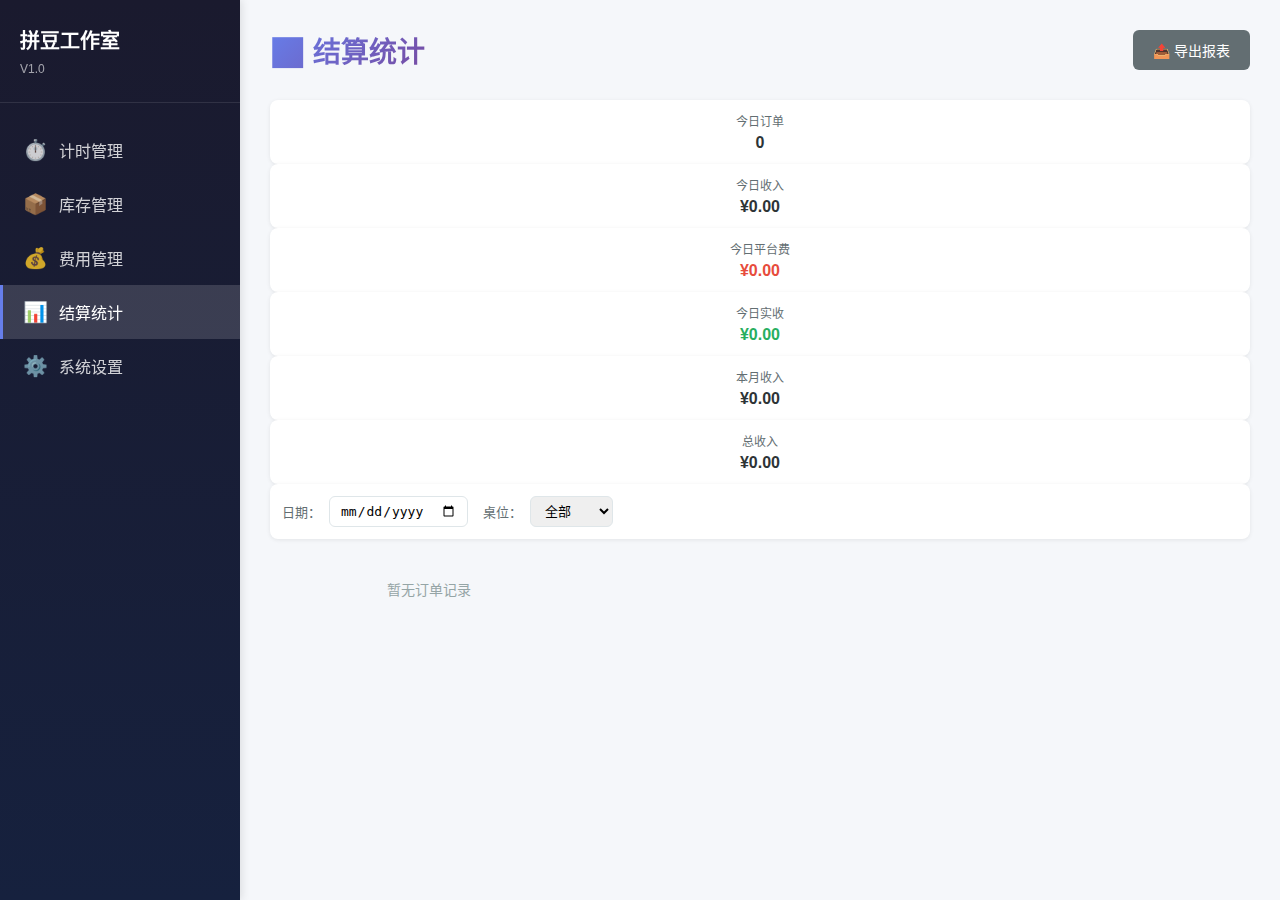
<file: settlement.html>
<!DOCTYPE html>
<html lang="zh-CN">
<head>
    <meta charset="UTF-8">
    <meta name="viewport" content="width=device-width, initial-scale=1.0">
    <title>结算统计 - 拼豆计时器 Pro V1.0</title>
    <link rel="stylesheet" href="styles.css">
    <link rel="manifest" href="manifest.json">
    <meta name="theme-color" content="#667eea">
    <meta name="apple-mobile-web-app-capable" content="yes">
    <meta name="apple-mobile-web-app-status-bar-style" content="black-translucent">
    <meta name="apple-mobile-web-app-title" content="拼豆计时器">
    <meta name="mobile-web-app-capable" content="yes">
    <style>
        @media (max-width: 768px) {
            .settlement-page {
                padding: 15px 12px 90px 12px !important;
            }
            
            .page-header {
                flex-direction: column;
                align-items: stretch;
                gap: 12px;
                margin-bottom: 20px;
            }
            
            .header-actions .btn {
                width: 100%;
            }
            
            .settlement-stats-compact {
                grid-template-columns: repeat(2, 1fr);
                gap: 10px;
                margin-bottom: 20px;
            }
            
            .stat-card.compact {
                padding: 12px;
            }
            
            .stat-card.compact .stat-label {
                font-size: 0.85rem;
            }
            
            .stat-card.compact .stat-value {
                font-size: 1.1rem;
            }
            
            .filter-section-compact {
                flex-direction: column;
                gap: 10px;
                margin-bottom: 15px;
            }
            
            .filter-section-compact .filter-group {
                flex-direction: column;
                align-items: stretch;
                gap: 5px;
            }
            
            .filter-section-compact .filter-group label {
                font-size: 0.9rem;
            }
            
            .filter-section-compact .filter-group select,
            .filter-section-compact .filter-group input {
                width: 100%;
                font-size: 16px;
                padding: 10px;
            }
            
            .order-card.compact {
                padding: 12px;
                margin-bottom: 12px;
            }
            
            .order-header {
                flex-direction: row;
                justify-content: space-between;
                align-items: center;
                margin-bottom: 10px;
            }
            
            .order-table {
                font-size: 1rem;
                font-weight: 600;
            }
            
            .order-date {
                font-size: 0.85rem;
                color: #7f8c8d;
            }
            
            .order-detail {
                display: flex;
                justify-content: space-between;
                padding: 5px 0;
                font-size: 0.9rem;
            }
            
            .order-total {
                display: flex;
                justify-content: space-between;
                align-items: center;
                padding: 10px 0;
                margin-top: 10px;
                border-top: 1px solid #ecf0f1;
            }
            
            .order-total.total-amount {
                font-size: 1.1rem;
                font-weight: 600;
            }
            
            .order-total.actual {
                color: #27ae60;
            }
            
            .order-total.actual .total-amount {
                font-size: 1.2rem;
            }
            
            .order-bead-usage {
                margin: 10px 0;
                padding: 10px;
                background: #f8f9fa;
                border-radius: 8px;
            }
            
            .order-bead-usage-header {
                display: flex;
                justify-content: space-between;
                align-items: center;
                margin-bottom: 8px;
                font-size: 0.9rem;
                font-weight: 500;
            }
            
            .order-bead-usage-list {
                max-height: 150px;
                overflow-y: auto;
            }
            
            .order-bead-usage-item {
                display: flex;
                align-items: center;
                gap: 8px;
                padding: 4px 0;
                font-size: 0.85rem;
            }
            
            .bead-code {
                width: 32px;
                height: 32px;
                display: flex;
                align-items: center;
                justify-content: center;
                border-radius: 4px;
                font-size: 0.65rem;
                color: white;
                text-shadow: 0 1px 2px rgba(0,0,0,0.3);
            }
            
            .bead-amount {
                margin-left: auto;
                color: #7f8c8d;
            }
            
            .order-notes {
                padding: 10px;
                background: #f8f9fa;
                border-radius: 8px;
                margin-top: 10px;
                font-size: 0.85rem;
            }
            
            .order-notes div {
                padding: 3px 0;
            }
            
            .order-actions {
                display: flex;
                justify-content: flex-end;
                margin-top: 10px;
            }
            
            .order-actions .btn {
                width: auto;
                padding: 6px 12px;
                font-size: 0.85rem;
            }
            
            .empty-hint {
                padding: 30px 20px;
                font-size: 0.9rem;
                text-align: center;
            }
        }
    </style>
</head>
<body>
    <div class="app">
        <nav class="sidebar">
            <a href="index.html" class="logo">
                <h2 id="shopNameDisplay">拼豆计时器</h2>
                <span class="version">V1.0</span>
            </a>
            
            <div class="nav-menu">
                <a href="timer.html" class="nav-item">
                    <span class="icon">⏱️</span>
                    <span>计时管理</span>
                </a>
                <a href="inventory.html" class="nav-item">
                    <span class="icon">📦</span>
                    <span>库存管理</span>
                </a>
                <a href="expense.html" class="nav-item">
                    <span class="icon">💰</span>
                    <span>费用管理</span>
                </a>
                <a href="settlement.html" class="nav-item active">
                    <span class="icon">📊</span>
                    <span>结算统计</span>
                </a>
                <a href="settings.html" class="nav-item">
                    <span class="icon">⚙️</span>
                    <span>系统设置</span>
                </a>
            </div>
        </nav>
        
        <main class="main-content">
            <div class="settlement-page">
                <div class="page-header">
                    <h1>📊 结算统计</h1>
                    <div class="header-actions">
                        <button onclick="exportSettlements()" class="btn btn-secondary">📤 导出报表</button>
                    </div>
                </div>
                
                <!-- 统计卡片（紧凑版） -->
                <div class="settlement-stats-compact">
                    <div class="stat-card compact">
                        <div class="stat-label">今日订单</div>
                        <div class="stat-value" id="todayOrders">0</div>
                    </div>
                    <div class="stat-card compact">
                        <div class="stat-label">今日收入</div>
                        <div class="stat-value" id="todayIncome">¥0.00</div>
                    </div>
                    <div class="stat-card compact">
                        <div class="stat-label">今日平台费</div>
                        <div class="stat-value" id="todayPlatformFee" style="color: #e74c3c;">¥0.00</div>
                    </div>
                    <div class="stat-card compact">
                        <div class="stat-label">今日实收</div>
                        <div class="stat-value" id="todayNetIncome" style="color: #27ae60;">¥0.00</div>
                    </div>
                    <div class="stat-card compact">
                        <div class="stat-label">本月收入</div>
                        <div class="stat-value" id="monthIncome">¥0.00</div>
                    </div>
                    <div class="stat-card compact">
                        <div class="stat-label">总收入</div>
                        <div class="stat-value" id="totalIncome">¥0.00</div>
                    </div>
                </div>
                
                <!-- 筛选区（紧凑版） -->
                <div class="filter-section-compact">
                    <div class="filter-group">
                        <label>日期：</label>
                        <input type="date" id="settlementDateFilter" class="form-control compact" onchange="loadSettlements()">
                    </div>
                    <div class="filter-group">
                        <label>桌位：</label>
                        <select id="settlementTableFilter" class="form-control compact" onchange="loadSettlements()">
                            <option value="all">全部</option>
                        </select>
                    </div>
                </div>
                
                <!-- 订单列表 -->
                <div id="settlementList" class="settlement-list-compact"></div>
            </div>
        </main>
    </div>
    
    <script src="bead-data.js"></script>
    <script src="common.js"></script>
    <script src="csv-export.js"></script>
    <script>
        // 初始化页面
        function initSettlementPage() {
            loadConfig();
            initTables();
            updateShopNameDisplay();
            loadSettlements();
            loadTableFilter();
        }
        
        // 加载桌位筛选
        function loadTableFilter() {
            const tables = JSON.parse(localStorage.getItem('perlerTimerTables') || '[]');
            const select = document.getElementById('settlementTableFilter');
            
            tables.forEach(table => {
                const option = document.createElement('option');
                option.value = table.id;
                option.textContent = table.name;
                select.appendChild(option);
            });
        }
        
        // 加载结算列表
        function loadSettlements() {
            const dateFilter = document.getElementById('settlementDateFilter').value;
            const tableFilter = document.getElementById('settlementTableFilter').value;
            const container = document.getElementById('settlementList');
            
            let orders = JSON.parse(localStorage.getItem('perlerTimerOrders') || '[]');
            
            // 按日期筛选
            if (dateFilter) {
                orders = orders.filter(o => o.date === dateFilter);
            }
            
            // 按桌位筛选
            if (tableFilter !== 'all') {
                orders = orders.filter(o => o.tableId === tableFilter);
            }
            
            // 按时间倒序排列
            orders.sort((a, b) => new Date(b.createTime) - new Date(a.createTime));
            
            if (orders.length === 0) {
                container.innerHTML = '<div class="empty-hint">暂无订单记录</div>';
                updateSettlementStats([]);
                return;
            }
            
            container.innerHTML = orders.map(order => {
                const duration = order.duration;
                const hours = Math.floor(duration / (1000 * 60 * 60));
                const minutes = Math.floor((duration % (1000 * 60 * 60)) / (1000 * 60));
                
                return `
                    <div class="order-card compact">
                        <div class="order-header">
                            <span class="order-table">${order.tableName}</span>
                            <span class="order-date">${order.date}</span>
                        </div>
                        <div class="order-detail">
                            <span>时长：</span>
                            <span>${hours}小时${minutes}分钟</span>
                        </div>
                        <div class="order-detail">
                            <span>计费：</span>
                            <span>${order.chargeType === 'daily' ? '包日' : '时长'}</span>
                        </div>
                        <div class="order-detail">
                            <span>客户：</span>
                            <span>${getCustomerTypeName(order.customerType)}</span>
                        </div>
                        <div class="order-detail">
                            <span>原价：</span>
                            <span>¥${order.originalPrice.toFixed(2)}</span>
                        </div>
                        <div class="order-detail">
                            <span>折扣：</span>
                            <span>${order.discount > 0 ? (order.discount * 100).toFixed(0) + '%' : '无'}</span>
                        </div>
                        ${order.platformFee && order.platformFee > 0 ? `
                            <div class="order-detail" style="color: #f39c12;">
                                <span>平台费：</span>
                                <span>¥${order.platformFee.toFixed(2)} (${(order.platformFeeRate * 100).toFixed(0)}%)</span>
                            </div>
                            <div class="order-detail" style="color: #27ae60; font-weight: 600;">
                                <span>实收：</span>
                                <span>¥${order.netIncome.toFixed(2)}</span>
                            </div>
                        ` : ''}
                        ${order.beadUsage && order.beadUsage.length > 0 ? `
                            <div class="order-bead-usage">
                                <div class="order-bead-usage-header">
                                    <span>🎨 拼豆使用</span>
                                    <span class="bead-total">${order.beadUsageTotal || order.beadUsage.reduce((sum, u) => sum + u.amount, 0)}g</span>
                                </div>
                                <div class="order-bead-usage-list">
                                    ${order.beadUsage.map(usage => `
                                        <div class="order-bead-usage-item">
                                            <span class="bead-code" style="background-color: ${usage.color};">${usage.code}</span>
                                            <span class="bead-name">${usage.name}</span>
                                            <span class="bead-amount">${usage.amount}g</span>
                                        </div>
                                    `).join('')}
                                </div>
                            </div>
                        ` : ''}
                        <div class="order-total">
                            <span>应收：</span>
                            <span class="total-amount">¥${order.calculatedPrice.toFixed(2)}</span>
                        </div>
                        <div class="order-total actual">
                            <span>实收：</span>
                            <span class="total-amount">¥${order.actualPayment.toFixed(2)}</span>
                        </div>
                        ${order.note || order.checkoutNote ? `
                            <div class="order-notes">
                                ${order.note ? `<div>备注：${order.note}</div>` : ''}
                                ${order.checkoutNote ? `<div>结账备注：${order.checkoutNote}</div>` : ''}
                            </div>
                        ` : ''}
                        <div class="order-actions">
                            <button onclick="deleteOrder('${order.id}')" class="btn btn-sm btn-danger">删除</button>
                        </div>
                    </div>
                `;
            }).join('');
            
            updateSettlementStats(orders);
        }
        
        // 更新结算统计
        function updateSettlementStats(filteredOrders) {
            const today = new Date().toISOString().split('T')[0];
            const currentMonth = today.substring(0, 7);
            
            const allOrders = JSON.parse(localStorage.getItem('perlerTimerOrders') || '[]');
            
            const todayOrders = allOrders.filter(o => o.date === today);
            const monthOrders = allOrders.filter(o => o.date.startsWith(currentMonth));
            
            const todayIncome = todayOrders.reduce((sum, o) => sum + o.actualPayment, 0);
            const todayPlatformFee = todayOrders.reduce((sum, o) => sum + (o.platformFee || 0), 0);
            const todayNetIncome = todayOrders.reduce((sum, o) => sum + (o.netIncome || o.actualPayment), 0);
            const monthIncome = monthOrders.reduce((sum, o) => sum + o.actualPayment, 0);
            const totalIncome = allOrders.reduce((sum, o) => sum + o.actualPayment, 0);
            
            document.getElementById('todayOrders').textContent = todayOrders.length;
            document.getElementById('todayIncome').textContent = `¥${todayIncome.toFixed(2)}`;
            document.getElementById('todayPlatformFee').textContent = `¥${todayPlatformFee.toFixed(2)}`;
            document.getElementById('todayNetIncome').textContent = `¥${todayNetIncome.toFixed(2)}`;
            document.getElementById('monthIncome').textContent = `¥${monthIncome.toFixed(2)}`;
            document.getElementById('totalIncome').textContent = `¥${totalIncome.toFixed(2)}`;
        }
        
        // 删除订单
        function deleteOrder(id) {
            if (confirm('确定要删除这条订单吗？')) {
                const orders = JSON.parse(localStorage.getItem('perlerTimerOrders') || '[]');
                const filteredOrders = orders.filter(o => o.id !== id);
                localStorage.setItem('perlerTimerOrders', JSON.stringify(filteredOrders));
                
                loadSettlements();
                showNotification('订单已删除');
            }
        }
        
        // 导出报表
        function exportSettlements() {
            exportOrdersCSV();
            showNotification('订单报表已导出（CSV格式，Excel可直接打开）');
        }
        
        // 页面加载时初始化
        window.addEventListener('DOMContentLoaded', initSettlementPage);
    </script>
</body>
</html>
</file>
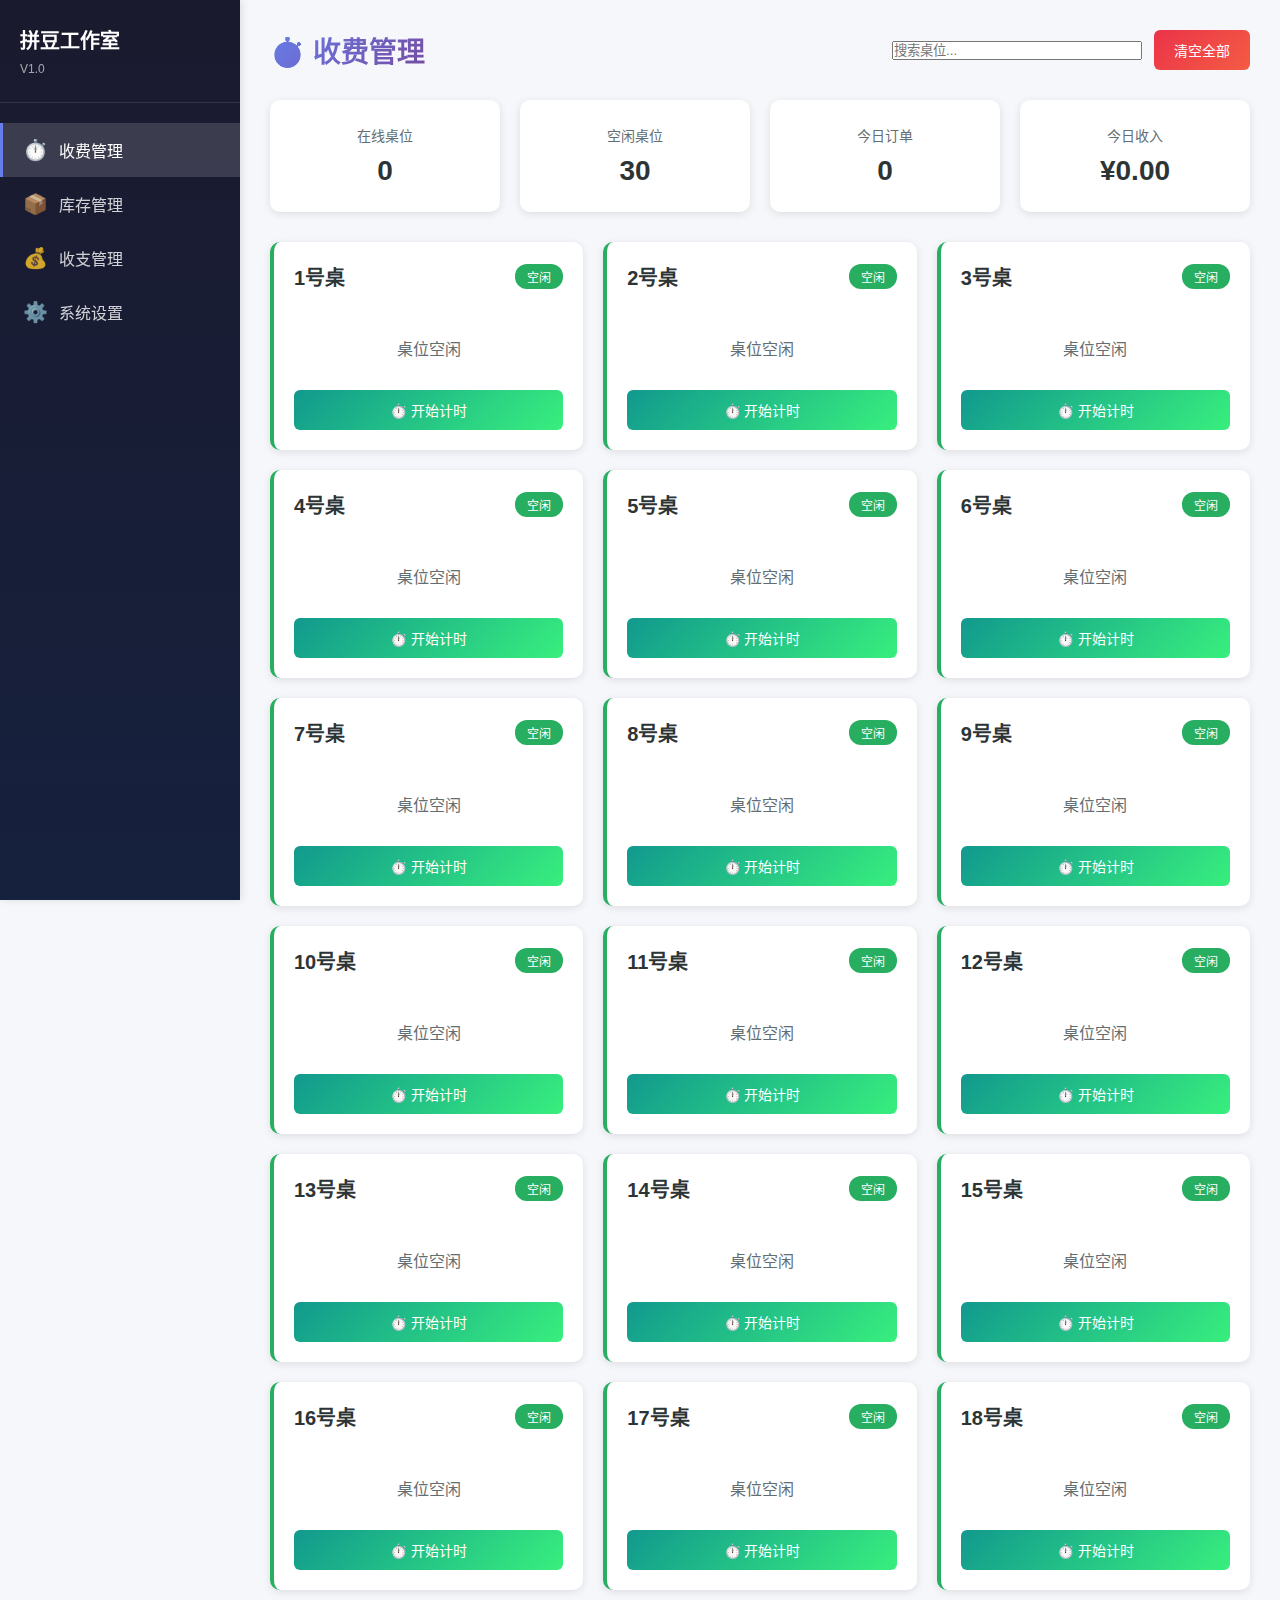
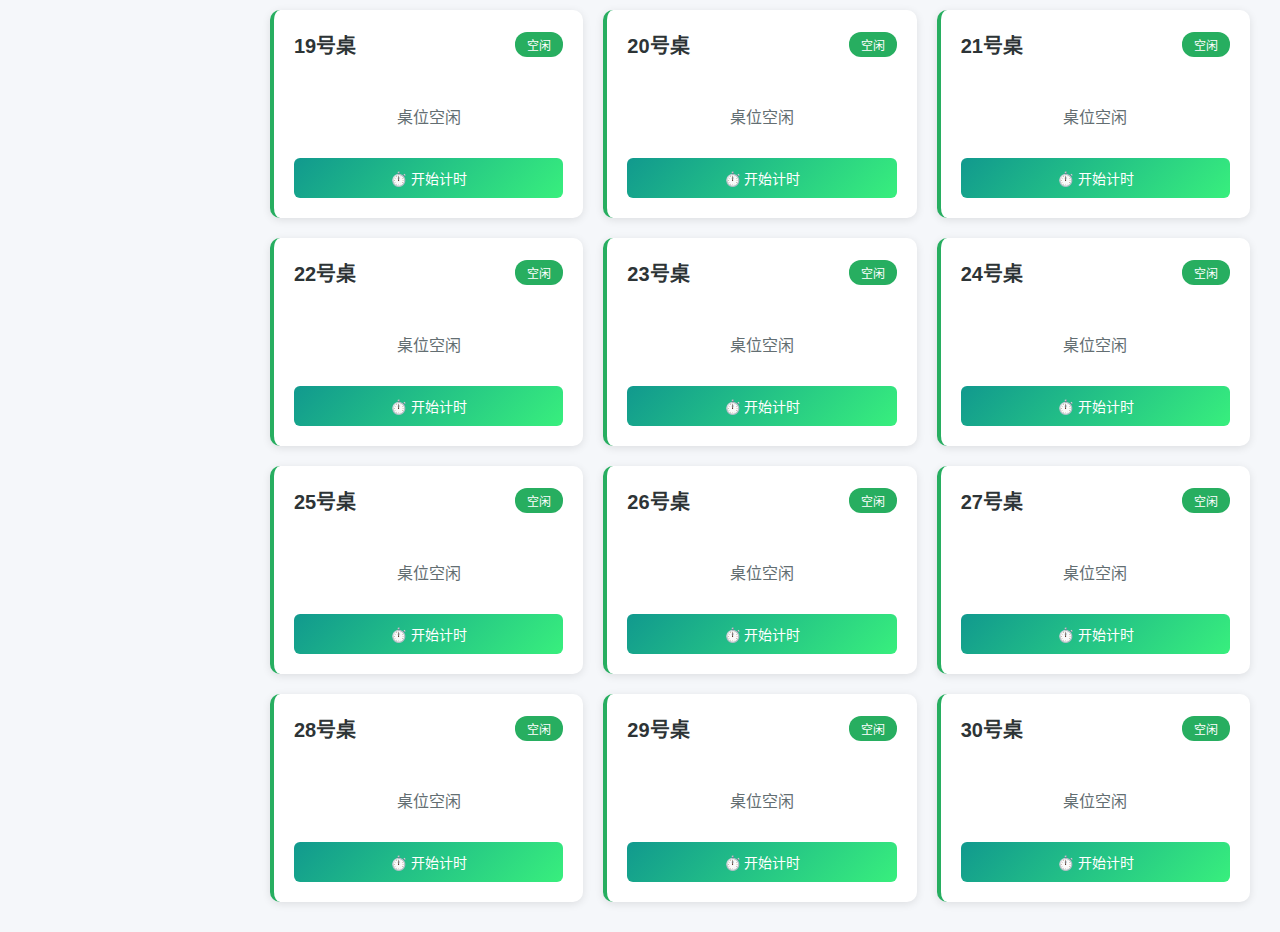
<file: timer.html>
<!DOCTYPE html>
<html lang="zh-CN">
<head>
    <meta charset="UTF-8">
    <meta name="viewport" content="width=device-width, initial-scale=1.0">
    <title>收费管理 - 拼豆计时器 Pro V1.0</title>
    <link rel="stylesheet" href="styles.css">
    <link rel="manifest" href="manifest.json">
    <meta name="theme-color" content="#667eea">
    <meta name="apple-mobile-web-app-capable" content="yes">
    <meta name="apple-mobile-web-app-status-bar-style" content="black-translucent">
    <meta name="apple-mobile-web-app-title" content="拼豆计时器">
    <meta name="mobile-web-app-capable" content="yes">
    <style>
        @media (max-width: 768px) {
            .timer-page {
                padding: 15px 12px 90px 12px !important;
            }
            
            .page-header {
                flex-direction: column;
                align-items: stretch;
                gap: 10px;
                margin-bottom: 20px;
            }
            
            .header-actions {
                flex-direction: column;
                gap: 8px;
            }
            
            .search-input {
                width: 100%;
            }
            
            .quick-timer-stats {
                grid-template-columns: repeat(2, 1fr);
                gap: 10px;
                margin-bottom: 20px;
            }
            
            .tables-grid {
                grid-template-columns: 1fr;
                gap: 12px;
            }
            
            .table-card {
                padding: 15px;
            }
            
            .table-header {
                flex-direction: row;
                justify-content: space-between;
                align-items: center;
            }
            
            .table-timer {
                margin: 12px 0;
                padding: 12px;
            }
            
            .timer-display {
                font-size: 1.5rem;
                font-weight: 700;
            }
            
            .customer-info {
                flex-wrap: wrap;
                gap: 6px;
                margin-top: 8px;
            }
            
            .table-cost {
                padding: 10px;
                font-size: 0.95rem;
            }
            
            .table-actions {
                flex-direction: column;
                gap: 8px;
            }
            
            .table-actions .btn {
                width: 100%;
            }
            
            .modal-content {
                max-width: 95% !important;
                margin: 10px;
                max-height: 90vh;
                overflow-y: auto;
                -webkit-overflow-scrolling: touch;
            }
            
            .modal-content h2 {
                font-size: 1.3rem;
            }
            
            .form-group label {
                font-size: 0.9rem;
            }
            
            .form-group input,
            .form-group textarea,
            .form-group select {
                font-size: 16px;
                padding: 12px;
            }
            
            .checkout-info {
                font-size: 0.9rem;
            }
            
            .info-row {
                padding: 8px 0;
            }
            
            .modal-actions {
                flex-direction: column;
                gap: 10px;
            }
            
            .modal-actions .btn {
                width: 100%;
            }
            
            .merge-tables-list,
            .other-charges-list {
                max-height: 200px;
                overflow-y: auto;
            }
            
            .empty-hint {
                padding: 20px;
                font-size: 0.9rem;
            }
        }
    </style>
</head>
<body>
    <div class="app">
        <!-- 侧边导航栏 -->
        <nav class="sidebar">
            <a href="index.html" class="logo">
                <h2 id="shopNameDisplay">🎨 拼豆计时器</h2>
                <span class="version">V1.0</span>
            </a>
            
            <div class="nav-menu">
                <a href="timer.html" class="nav-item active">
                    <span class="icon">⏱️</span>
                    <span>收费管理</span>
                </a>
                <a href="inventory.html" class="nav-item">
                    <span class="icon">📦</span>
                    <span>库存管理</span>
                </a>
                <a href="revenue-expense.html" class="nav-item">
                    <span class="icon">💰</span>
                    <span>收支管理</span>
                </a>
                <a href="settings.html" class="nav-item">
                    <span class="icon">⚙️</span>
                    <span>系统设置</span>
                </a>
            </div>
        </nav>
        
        <!-- 主内容区 -->
        <main class="main-content">
            <div class="timer-page">
                <div class="page-header">
                    <h1>⏱️ 收费管理</h1>
                    <div class="header-actions">
                        <input type="text" id="tableSearch" placeholder="搜索桌位..." class="search-input">
                        <button onclick="clearAllTables()" class="btn btn-danger">清空全部</button>
                    </div>
                </div>
                
                <!-- 快速统计卡片 -->
                <div class="quick-timer-stats">
                    <div class="stat-card">
                        <div class="stat-label">在线桌位</div>
                        <div class="stat-value" id="activeCount">0</div>
                    </div>
                    <div class="stat-card">
                        <div class="stat-label">空闲桌位</div>
                        <div class="stat-value" id="freeCount">0</div>
                    </div>
                    <div class="stat-card">
                        <div class="stat-label">今日订单</div>
                        <div class="stat-value" id="todayOrderCount">0</div>
                    </div>
                    <div class="stat-card">
                        <div class="stat-label">今日收入</div>
                        <div class="stat-value" id="todayTotal">¥0.00</div>
                    </div>
                </div>
                
                <!-- 桌位列表 -->
                <div id="tableList" class="tables-grid"></div>
            </div>
        </main>
    </div>
    
    <!-- 开始计时弹窗 -->
    <div id="startModal" class="modal">
        <div class="modal-content">
            <h2>开始计时 - <span id="modalTableName"></span></h2>
            <div class="form-group">
                <label>计费方式</label>
                <select id="chargeType" class="form-control" onchange="toggleGroupBuyFields()">
                    <option value="hourly">按时长计费</option>
                    <option value="daily">包日计费</option>
                    <option value="groupbuy">团购套餐（固定价格）</option>
                </select>
            </div>
            <div class="form-group" id="groupBuyPriceGroup" style="display: none;">
                <label>团购价格（元）</label>
                <input type="number" id="groupBuyPrice" class="form-control" step="0.01" min="0" placeholder="例如：39.9">
            </div>
            <div class="form-group">
                <label>会员手机号（可选）</label>
                <input type="tel" id="memberPhone" placeholder="请输入手机号" class="form-control">
            </div>
            <div class="form-group">
                <label>备注</label>
                <textarea id="startNote" class="form-control" placeholder="备注信息..."></textarea>
            </div>
            <div class="modal-actions">
                <button onclick="closeStartModal()" class="btn btn-secondary">取消</button>
                <button onclick="confirmStartTimer()" class="btn btn-primary">开始计时</button>
            </div>
        </div>
    </div>
    
    <!-- 结账弹窗 -->
    <div id="checkoutModal" class="modal">
        <div class="modal-content" style="max-width: 700px;">
            <h2>结账 - <span id="checkoutTableName"></span></h2>
            
            <div class="form-group">
                <label>🔗 合并结算其他桌位</label>
                <div id="mergeTablesList" class="merge-tables-list"></div>
                <button onclick="openMergeTableModal()" class="btn btn-sm btn-primary" style="margin-top: 10px;">➕ 添加桌位</button>
            </div>
            
            <div class="checkout-info">
                <div class="info-row">
                    <span>开始时间：</span>
                    <span id="checkoutStartTime">-</span>
                </div>
                <div class="info-row">
                    <span>结束时间：</span>
                    <span id="checkoutEndTime">-</span>
                </div>
                <div class="info-row">
                    <span>使用时长：</span>
                    <span id="checkoutDuration">-</span>
                </div>
                <div class="info-row">
                    <span>计费方式：</span>
                    <span id="checkoutChargeType">-</span>
                </div>
                <div class="info-row">
                    <span>客户类型：</span>
                    <span id="checkoutCustomerType">-</span>
                </div>
                <hr>
                <div class="info-row total">
                    <span>原价：</span>
                    <span id="checkoutOriginalPrice">¥0.00</span>
                </div>
                <div class="info-row discount">
                    <span>折扣：</span>
                    <span id="checkoutDiscount">无</span>
                </div>
                <div class="info-row platform-fee" id="platformFeeRow" style="display: none;">
                    <span>平台费用：</span>
                    <span id="checkoutPlatformFee">¥0.00</span>
                </div>
                <div class="info-row total-final">
                    <span>应收金额：</span>
                    <span class="final-price" id="checkoutFinalPrice">¥0.00</span>
                </div>
                <div class="info-row net-income" id="netIncomeRow" style="display: none;">
                    <span>实际到账：</span>
                    <span class="net-income-value" id="checkoutNetIncome">¥0.00</span>
                </div>
            </div>

            <hr>

            <div class="form-group">
                <label> 其他收费项目</label>
                <div id="otherChargesList" class="other-charges-list"></div>
                <button onclick="addOtherChargeItem()" class="btn btn-sm btn-warning" style="margin-top: 10px;">➕ 添加收费项目</button>
            </div>

            <div class="form-group">
                <label>客户类型</label>
                <select id="checkoutCustomerTypeSelect" class="form-control" onchange="updateCheckoutPrice()">
                    <option value="normal">普通客户（无折扣）</option>
                    <option value="member">会员 (9折)</option>
                    <option value="vip">VIP (8折)</option>
                    <option value="student">学生 (85折)</option>
                    <optgroup label="--- 团购平台 ---">
                        <option value="meituan">美团团购 (扣15%)</option>
                        <option value="douyin">抖音团购 (扣18%)</option>
                        <option value="dianping">大众点评 (扣12%)</option>
                        <option value="xiaohongshu">小红书 (扣10%)</option>
                        <option value="custom">其他平台 (自定义)</option>
                    </optgroup>
                </select>
            </div>
            <div class="form-group">
                <label>实际收款（元）</label>
                <input type="number" id="actualPayment" class="form-control" step="0.01" min="0">
            </div>
            <div class="form-group">
                <label>备注</label>
                <textarea id="checkoutNote" class="form-control" placeholder="备注信息..."></textarea>
            </div>

            <div class="modal-actions">
                <button onclick="closeCheckoutModal()" class="btn btn-secondary">取消</button>
                <button onclick="confirmCheckout()" class="btn btn-primary">确认收款</button>
            </div>
        </div>
    </div>
    
    <!-- 其他收费项目弹窗 -->
    <div id="otherChargeChargesModal" class="modal">
        <div class="modal-content" style="max-width: 500px;">
            <h2>📦 添加收费项目</h2>
            <div class="form-group">
                <label>选择收费项目</label>
                <select id="otherChargeTypeSelect" class="form-control" onchange="onOtherChargeTypeChange()">
                    <option value="">请选择收费项目...</option>
                </select>
            </div>
            <div class="form-group" id="otherChargePriceGroup" style="display: none;">
                <label>价格（元）</label>
                <input type="number" id="otherChargePrice" class="form-control" step="0.01" min="0" placeholder="例如：10.00">
            </div>
            <div class="form-group">
                <label>数量</label>
                <input type="number" id="otherChargeQuantity" class="form-control" step="1" min="1" value="1" placeholder="数量">
            </div>
            <div class="form-group">
                <label>备注</label>
                <input type="text" id="otherChargeNote" class="form-control" placeholder="备注信息...">
            </div>
            <div class="modal-actions">
                <button onclick="closeOtherChargeChargesModal()" class="btn btn-secondary">取消</button>
                <button onclick="confirmAddOtherChargeItem()" class="btn btn-success">确认添加</button>
            </div>
        </div>
    </div>
    
    <!-- 合并桌位弹窗 -->
    <div id="mergeTableModal" class="modal">
        <div class="modal-content" style="max-width: 500px;">
            <h2>🔗 选择要合并的桌位</h2>
            <div id="mergeTableOptions" class="merge-table-options"></div>
            <div class="modal-actions">
                <button onclick="closeMergeTableModal()" class="btn btn-secondary">取消</button>
                <button onclick="confirmMergeTables()" class="btn btn-success">确认合并</button>
            </div>
        </div>
    </div>
    
    
    <script src="bead-data.js"></script>
    <script src="common.js"></script>
    <script>
        // 当前选中的桌位
        let selectedTable = null;

        // 当前其他收费项目记录
        let currentOtherCharges = [];

        // 当前合并的桌位
        let mergedTables = [];

        // 确保 formatDuration 函数可用（从 common.js 复制，防止加载顺序问题）
        if (typeof formatDuration === 'undefined') {
            function formatDuration(ms) {
                if (!ms || ms < 0) ms = 0;

                const hours = Math.floor(ms / (1000 * 60 * 60));
                const minutes = Math.floor((ms % (1000 * 60 * 60)) / (1000 * 60));
                const seconds = Math.floor((ms % (1000 * 60)) / 1000);

                if (hours > 0) {
                    return `${hours}小时${minutes}分钟`;
                } else if (minutes > 0) {
                    return `${minutes}分钟`;
                } else {
                    return `${seconds}秒`;
                }
            }
        }
        
        // 初始化页面
        function initTimerPage() {
            console.log('初始化计时页面...');
            loadConfig();
            initTables(); // 初始化桌位
            updateShopNameDisplay();
            loadTables();
            updateTimerStats();
            console.log('初始化完成，定时器已启动');
            
            // 搜索功能
            document.getElementById('tableSearch').addEventListener('input', function() {
                loadTables(this.value);
            });
        }
        
        // 加载桌位列表
        function loadTables(searchTerm = '') {
            const tables = JSON.parse(localStorage.getItem('perlerTimerTables') || '[]');
            const container = document.getElementById('tableList');

            let filteredTables = tables;
            if (searchTerm) {
                filteredTables = tables.filter(table =>
                    table.name.toLowerCase().includes(searchTerm.toLowerCase()) ||
                    table.customerPhone?.includes(searchTerm)
                );
            }

            container.innerHTML = filteredTables.map(table => {
                // 计算初始时长用于显示
                const now = Date.now();
                const initialDuration = table.status === 'in-use' && table.startTime ?
                    (table.paused ? table.pauseTime - table.startTime : now - table.startTime) : 0;

                console.log(`桌位 ${table.name}: 状态=${table.status}, 开始时间=${table.startTime}, 初始时长=${initialDuration}ms`);

                return `
                <div class="table-card ${table.status === 'in-use' ? 'busy' : 'free'}" data-id="${table.id}">
                    <div class="table-header">
                        <h3>${table.name}</h3>
                        <span class="table-status ${table.status}">
                            ${table.status === 'in-use' ? '使用中' : '空闲'}
                        </span>
                    </div>

                    ${table.status === 'in-use' ? `
                        <div class="table-timer">
                            <div class="timer-display" id="timer-${table.id}">
                                ${formatDuration(initialDuration)}
                            </div>
                            <div class="customer-info">
                                ${table.chargeType === 'daily' ? '<span class="charge-badge">包日</span>' : ''}
                                ${table.chargeType === 'groupbuy' ? '<span class="charge-badge" style="background: #f093fb;">团购</span>' : ''}
                                ${table.customerPhone ? `<span class="phone">${table.customerPhone}</span>` : ''}
                            </div>
                            ${table.note ? `<div class="table-note">${table.note}</div>` : ''}
                        </div>

                        <div class="table-cost">
                            <span>当前费用：</span>
                            <span class="cost-value" id="cost-${table.id}">¥0.00</span>
                        </div>

                        <div class="table-actions">
                            <button onclick="pauseResumeTimer('${table.id}')" class="btn ${table.paused ? 'btn-warning' : 'btn-info'}">
                                ${table.paused ? '▶️ 继续' : '⏸️ 暂停'}
                            </button>
                            <button onclick="openCheckoutModal('${table.id}')" class="btn btn-primary">
                                💵 结账
                            </button>
                        </div>
                    ` : `
                        <div class="table-empty">
                            <p>桌位空闲</p>
                        </div>
                        <div class="table-actions">
                            <button onclick="openStartModal('${table.id}')" class="btn btn-success">
                                ⏱️ 开始计时
                            </button>
                        </div>
                    `}
                </div>
            `}).join('');

            // 加载完成后立即更新一次计时显示（包括费用）
            setTimeout(updateAllTimers, 100);
        }
        
        // 切换平台费率显示（V3.0新增）
        function togglePlatformFee() {
            const customerType = document.getElementById('customerType').value;
            const feeDisplay = document.getElementById('platformFeeDisplay');
            const platformTypes = ['meituan', 'douyin', 'dianping', 'xiaohongshu', 'custom'];
            
            if (platformTypes.includes(customerType)) {
                feeDisplay.style.display = 'block';
                const feeRate = getPlatformFeeRate(customerType) * 100;
                const platformName = config.platformFees && config.platformFees[customerType] ? config.platformFees[customerType].name : '';
                document.querySelector('.fee-rate').textContent = `${feeRate.toFixed(0)}%`;
                document.querySelector('.fee-desc').textContent = `${platformName}费率，实际到账 = 原价 × (1 - ${feeRate.toFixed(0)}%)`;
            } else {
                feeDisplay.style.display = 'none';
            }
        }
        
        // 打开开始计时弹窗
        function openStartModal(tableId) {
            const tables = JSON.parse(localStorage.getItem('perlerTimerTables') || '[]');
            selectedTable = tables.find(t => t.id === tableId);
            
            if (selectedTable) {
                document.getElementById('modalTableName').textContent = selectedTable.name;
                document.getElementById('chargeType').value = 'hourly';
                document.getElementById('memberPhone').value = '';
                document.getElementById('startNote').value = '';
                
                document.getElementById('startModal').style.display = 'flex';
            }
        }
        
        function toggleGroupBuyFields() {
            const chargeType = document.getElementById('chargeType').value;
            const groupBuyPriceGroup = document.getElementById('groupBuyPriceGroup');
            groupBuyPriceGroup.style.display = chargeType === 'groupbuy' ? 'block' : 'none';
        }
        
        // 关闭开始计时弹窗
        function closeStartModal() {
            document.getElementById('startModal').style.display = 'none';
            selectedTable = null;
        }
        
        // 确认开始计时
        function confirmStartTimer() {
            if (!selectedTable) return;

            const tables = JSON.parse(localStorage.getItem('perlerTimerTables') || '[]');
            const tableIndex = tables.findIndex(t => t.id === selectedTable.id);

            if (tableIndex !== -1) {
                const chargeType = document.getElementById('chargeType').value;
                tables[tableIndex] = {
                    ...tables[tableIndex],
                    status: 'in-use',
                    startTime: Date.now(),
                    pauseTime: null,
                    paused: false,
                    chargeType: chargeType,
                    groupBuyPrice: chargeType === 'groupbuy' ? parseFloat(document.getElementById('groupBuyPrice').value) : null,
                    customerType: 'normal',
                    customerPhone: document.getElementById('memberPhone').value,
                    note: document.getElementById('startNote').value
                };

                localStorage.setItem('perlerTimerTables', JSON.stringify(tables));

                closeStartModal();
                loadTables();
                updateTimerStats();

                // 通知
                showNotification(`${selectedTable.name} 计时已开始`);
            }
        }
        
        // 暂停/恢复计时
        function pauseResumeTimer(tableId) {
            const tables = JSON.parse(localStorage.getItem('perlerTimerTables') || '[]');
            const tableIndex = tables.findIndex(t => t.id === tableId);
            
            if (tableIndex !== -1) {
                if (tables[tableIndex].paused) {
                    // 恢复计时
                    const pauseDuration = Date.now() - tables[tableIndex].pauseTime;
                    tables[tableIndex] = {
                        ...tables[tableIndex],
                        startTime: tables[tableIndex].startTime + pauseDuration,
                        paused: false,
                        pauseTime: null
                    };
                } else {
                    // 暂停计时
                    tables[tableIndex] = {
                        ...tables[tableIndex],
                        paused: true,
                        pauseTime: Date.now()
                    };
                }
                
                localStorage.setItem('perlerTimerTables', JSON.stringify(tables));
                loadTables();
            }
        }
        
        // 打开结账弹窗
        function openCheckoutModal(tableId) {
            const tables = JSON.parse(localStorage.getItem('perlerTimerTables') || '[]');
            selectedTable = tables.find(t => t.id === tableId);
            
            if (selectedTable) {
                document.getElementById('checkoutTableName').textContent = selectedTable.name;
                
                const now = Date.now();
                const duration = selectedTable.paused ? 
                    selectedTable.pauseTime - selectedTable.startTime : 
                    now - selectedTable.startTime;
                
                const hours = Math.floor(duration / (1000 * 60 * 60));
                const minutes = Math.floor((duration % (1000 * 60 * 60)) / (1000 * 60));
                
                document.getElementById('checkoutStartTime').textContent = 
                    new Date(selectedTable.startTime).toLocaleString();
                document.getElementById('checkoutEndTime').textContent = 
                    new Date(now).toLocaleString();
                document.getElementById('checkoutDuration').textContent = 
                    `${hours}小时${minutes}分钟`;
                document.getElementById('checkoutChargeType').textContent = 
                    selectedTable.chargeType === 'daily' ? '包日计费' : 
                    selectedTable.chargeType === 'groupbuy' ? '团购套餐' : '按时长计费';
                
                document.getElementById('checkoutCustomerTypeSelect').value = 'normal';
                
                updateCheckoutPrice();
                
                document.getElementById('checkoutNote').value = '';
                
                currentOtherCharges = [];
                updateOtherChargesList();
                
                mergedTables = [];
                updateMergeTablesList();
                
                document.getElementById('checkoutModal').style.display = 'flex';
            }
        }
        
        // 更新结账价格
        function updateCheckoutPrice() {
            const customerType = document.getElementById('checkoutCustomerTypeSelect').value;
            const discount = getDiscount(customerType);
            let originalPrice, finalPrice;
            
            if (selectedTable.chargeType === 'daily') {
                originalPrice = config.pricePerDay || 50;
                finalPrice = originalPrice * (1 - discount);
            } else if (selectedTable.chargeType === 'groupbuy') {
                originalPrice = selectedTable.groupBuyPrice || 0;
                finalPrice = originalPrice;
            } else {
                const now = Date.now();
                const duration = selectedTable.paused ? 
                    selectedTable.pauseTime - selectedTable.startTime : 
                    now - selectedTable.startTime;
                const billableHours = calculateBillableHours(duration);
                originalPrice = billableHours * (config.pricePerHour || 15);
                finalPrice = originalPrice * (1 - discount);
            }
            
            // 计算合并桌位的费用
            let mergedTablesPrice = 0;
            let mergedTablesDiscountedPrice = 0;
            mergedTables.forEach(table => {
                let tablePrice = 0;
                if (table.chargeType === 'daily') {
                    tablePrice = config.pricePerDay || 50;
                    mergedTablesDiscountedPrice += tablePrice * (1 - discount);
                } else if (table.chargeType === 'groupbuy') {
                    tablePrice = table.groupBuyPrice || 0;
                    mergedTablesDiscountedPrice += tablePrice;
                } else {
                    const now = Date.now();
                    const duration = table.paused ? 
                        table.pauseTime - table.startTime : 
                        now - table.startTime;
                    const billableHours = calculateBillableHours(duration);
                    tablePrice = billableHours * (config.pricePerHour || 15);
                    mergedTablesDiscountedPrice += tablePrice * (1 - discount);
                }
                mergedTablesPrice += tablePrice;
            });
            
            const totalOriginalPrice = originalPrice + mergedTablesPrice;
            const totalFinalPrice = finalPrice + mergedTablesDiscountedPrice;
            
            // 计算平台费用
            const platformFeeRate = getPlatformFeeRate(customerType);
            const platformFee = platformFeeRate > 0 ? totalFinalPrice * platformFeeRate : 0;
            const netIncome = platformFeeRate > 0 ? totalFinalPrice - platformFee : totalFinalPrice;
            const isPlatform = platformFeeRate > 0;
            
            document.getElementById('checkoutCustomerType').textContent = 
                getCustomerTypeName(customerType);
            document.getElementById('checkoutOriginalPrice').textContent = 
                `¥${totalOriginalPrice.toFixed(2)}`;
            document.getElementById('checkoutDiscount').textContent = 
                discount > 0 ? `${(discount * 100).toFixed(0)}%` : '无';
            
            if (isPlatform) {
                document.getElementById('platformFeeRow').style.display = 'flex';
                document.getElementById('checkoutPlatformFee').textContent = `¥${platformFee.toFixed(2)} (${(platformFeeRate * 100).toFixed(0)}%)`;
                document.getElementById('netIncomeRow').style.display = 'flex';
                document.getElementById('checkoutNetIncome').textContent = `¥${netIncome.toFixed(2)}`;
            } else {
                document.getElementById('platformFeeRow').style.display = 'none';
                document.getElementById('netIncomeRow').style.display = 'none';
            }
            
            const otherChargesTotal = currentOtherCharges.reduce((sum, item) => sum + item.total, 0);
            const totalPrice = totalFinalPrice + otherChargesTotal;
            
            document.getElementById('checkoutFinalPrice').textContent = 
                `¥${totalPrice.toFixed(2)}`;
            document.getElementById('actualPayment').value = totalPrice.toFixed(2);
        }
        
        // 关闭结账弹窗
        function closeCheckoutModal() {
            document.getElementById('checkoutModal').style.display = 'none';
            selectedTable = null;
            currentOtherCharges = [];
        }
        
        // 获取其他收费项目配置
        function getOtherChargeItems() {
            return config.otherChargeItems || [];
        }
        
        // 加载其他收费项目选择器
        function loadOtherChargeTypeSelect() {
            const items = getOtherChargeItems();
            const select = document.getElementById('otherChargeTypeSelect');
            
            select.innerHTML = '<option value="">请选择收费项目...</option>';
            items.filter(item => item.enabled).forEach(item => {
                const option = document.createElement('option');
                option.value = item.id;
                option.textContent = `${item.name} (¥${item.price.toFixed(2)}/${item.unit})`;
                select.appendChild(option);
            });
        }
        
        // 其他收费项目类型变化
        function onOtherChargeTypeChange() {
            const select = document.getElementById('otherChargeTypeSelect');
            const priceGroup = document.getElementById('otherChargePriceGroup');
            const priceInput = document.getElementById('otherChargePrice');
            
            if (select.value) {
                const items = getOtherChargeItems();
                const item = items.find(i => i.id === parseInt(select.value));
                
                if (item && item.price > 0) {
                    priceInput.value = item.price.toFixed(2);
                    priceGroup.style.display = 'none';
                } else {
                    priceInput.value = '';
                    priceGroup.style.display = 'block';
                }
            } else {
                priceInput.value = '';
                priceGroup.style.display = 'none';
            }
        }
        
        // 打开其他收费项目弹窗
        function openOtherChargeChargesModal() {
            loadOtherChargeTypeSelect();
            document.getElementById('otherChargeTypeSelect').value = '';
            document.getElementById('otherChargePrice').value = '';
            document.getElementById('otherChargeQuantity').value = '1';
            document.getElementById('otherChargeNote').value = '';
            document.getElementById('otherChargePriceGroup').style.display = 'none';
            document.getElementById('otherChargeChargesModal').style.display = 'flex';
        }
        
        // 关闭其他收费项目弹窗
        function closeOtherChargeChargesModal() {
            document.getElementById('otherChargeChargesModal').style.display = 'none';
        }
        
        // 确认添加其他收费项目
        function confirmAddOtherChargeItem() {
            const typeId = document.getElementById('otherChargeTypeSelect').value;
            const price = parseFloat(document.getElementById('otherChargePrice').value) || 0;
            const quantity = parseInt(document.getElementById('otherChargeQuantity').value) || 1;
            const note = document.getElementById('otherChargeNote').value;
            
            if (!typeId) {
                alert('请选择收费项目！');
                return;
            }
            
            if (price <= 0) {
                alert('请输入有效的价格！');
                return;
            }
            
            if (quantity <= 0) {
                alert('请输入有效的数量！');
                return;
            }
            
            const items = getOtherChargeItems();
            const item = items.find(i => i.id === parseInt(typeId));
            
            if (!item) {
                alert('收费项目不存在！');
                return;
            }
            
            currentOtherCharges.push({
                typeId: item.id,
                name: item.name,
                unit: item.unit,
                price: price,
                quantity: quantity,
                total: price * quantity,
                note: note
            });
            
            updateOtherChargesList();
            closeOtherChargeChargesModal();
        }
        
        // 删除其他收费项目
        function removeOtherChargeItem(index) {
            currentOtherCharges.splice(index, 1);
            updateOtherChargesList();
        }
        
        // 更新其他收费项目列表显示
        function updateOtherChargesList() {
            const container = document.getElementById('otherChargesList');
            
            if (currentOtherCharges.length === 0) {
                container.innerHTML = '<div class="empty-hint">暂无其他收费项目</div>';
                return;
            }
            
            container.innerHTML = currentOtherCharges.map((item, index) => `
                <div class="other-charge-item">
                    <div class="other-charge-info">
                        <div class="other-charge-name">${item.name}</div>
                        <div class="other-charge-detail">¥${item.price.toFixed(2)} × ${item.quantity}${item.unit}</div>
                        ${item.note ? `<div class="other-charge-note">${item.note}</div>` : ''}
                    </div>
                    <div class="other-charge-total">¥${item.total.toFixed(2)}</div>
                    <button onclick="removeOtherChargeItem(${index})" class="btn btn-sm btn-danger">删除</button>
                </div>
            `).join('');
        }
        
       
        
        // 添加其他收费项目（按钮调用）
        function addOtherChargeItem() {
            openOtherChargeChargesModal();
        }
        
        // 打开合并桌位弹窗
        function openMergeTableModal() {
            const tables = JSON.parse(localStorage.getItem('perlerTimerTables') || '[]');
            const inUseTables = tables.filter(t => t.status === 'in-use' && t.id !== selectedTable.id);
            
            const container = document.getElementById('mergeTableOptions');
            
            if (inUseTables.length === 0) {
                container.innerHTML = '<div class="empty-hint">没有其他正在使用的桌位</div>';
            } else {
                container.innerHTML = inUseTables.map(table => `
                    <label class="merge-table-option">
                        <input type="checkbox" value="${table.id}" 
                            ${mergedTables.some(m => m.id === table.id) ? 'checked' : ''}>
                        <span class="table-name">${table.name}</span>
                        <span class="table-time">${formatDuration(Date.now() - table.startTime)}</span>
                    </label>
                `).join('');
            }
            
            document.getElementById('mergeTableModal').style.display = 'flex';
        }
        
        // 关闭合并桌位弹窗
        function closeMergeTableModal() {
            document.getElementById('mergeTableModal').style.display = 'none';
        }
        
        // 确认合并桌位
        function confirmMergeTables() {
            const checkboxes = document.querySelectorAll('#mergeTableOptions input[type="checkbox"]');
            const tables = JSON.parse(localStorage.getItem('perlerTimerTables') || '[]');
            
            mergedTables = [];
            checkboxes.forEach(checkbox => {
                if (checkbox.checked) {
                    const table = tables.find(t => t.id === checkbox.value);
                    if (table) {
                        mergedTables.push(table);
                    }
                }
            });
            
            updateMergeTablesList();
            updateCheckoutPrice();
            closeMergeTableModal();
        }
        
        // 移除合并的桌位
        function removeMergedTable(tableId) {
            mergedTables = mergedTables.filter(t => t.id !== tableId);
            updateMergeTablesList();
            updateCheckoutPrice();
        }
        
        // 更新合并桌位列表显示
        function updateMergeTablesList() {
            const container = document.getElementById('mergeTablesList');
            
            if (mergedTables.length === 0) {
                container.innerHTML = '<div class="empty-hint">暂无合并桌位</div>';
                return;
            }
            
            container.innerHTML = mergedTables.map(table => `
                <div class="merge-table-item">
                    <div class="merge-table-info">
                        <div class="merge-table-name">${table.name}</div>
                        <div class="merge-table-time">${formatDuration(Date.now() - table.startTime)}</div>
                    </div>
                    <button onclick="removeMergedTable('${table.id}')" class="btn btn-sm btn-danger">移除</button>
                </div>
            `).join('');
        }
        
        // 确认结账
        function confirmCheckout() {
            if (!selectedTable) return;
            
            const actualPayment = parseFloat(document.getElementById('actualPayment').value) || 0;
            const note = document.getElementById('checkoutNote').value;
            
            const tables = JSON.parse(localStorage.getItem('perlerTimerTables') || '[]');
            const tableIndex = tables.findIndex(t => t.id === selectedTable.id);
            
            if (tableIndex !== -1) {
                const endTime = Date.now();
                const duration = tables[tableIndex].paused ? 
                    tables[tableIndex].pauseTime - tables[tableIndex].startTime : 
                    endTime - tables[tableIndex].startTime;
                
                const discount = getDiscount(tables[tableIndex].customerType);
                let originalPrice, calculatedPrice;
                
                if (tables[tableIndex].chargeType === 'daily') {
                    originalPrice = config.pricePerDay || 50;
                    calculatedPrice = originalPrice * (1 - discount);
                } else if (tables[tableIndex].chargeType === 'groupbuy') {
                    originalPrice = tables[tableIndex].groupBuyPrice || 0;
                    calculatedPrice = originalPrice;
                } else {
                    const hoursUsed = duration / (1000 * 60 * 60);
                    originalPrice = hoursUsed * (config.pricePerHour || 15);
                    calculatedPrice = originalPrice * (1 - discount);
                }
                
                // 计算合并桌位的费用
                let mergedTablesPrice = 0;
                let mergedTablesDiscountedPrice = 0;
                mergedTables.forEach(table => {
                    let tablePrice = 0;
                    if (table.chargeType === 'daily') {
                        tablePrice = config.pricePerDay || 50;
                        mergedTablesDiscountedPrice += tablePrice * (1 - discount);
                    } else if (table.chargeType === 'groupbuy') {
                        tablePrice = table.groupBuyPrice || 0;
                        mergedTablesDiscountedPrice += tablePrice;
                    } else {
                        const now = Date.now();
                        const tableDuration = table.paused ? 
                            table.pauseTime - table.startTime : 
                            now - table.startTime;
                        const billableHours = calculateBillableHours(tableDuration);
                        tablePrice = billableHours * (config.pricePerHour || 15);
                        mergedTablesDiscountedPrice += tablePrice * (1 - discount);
                    }
                    mergedTablesPrice += tablePrice;
                });
                
                const totalOriginalPrice = originalPrice + mergedTablesPrice;
                const totalCalculatedPrice = calculatedPrice + mergedTablesDiscountedPrice;
                
                // 计算其他收费项目
                const otherChargesTotal = currentOtherCharges.reduce((sum, item) => sum + item.total, 0);
                
                const finalCalculatedPrice = totalCalculatedPrice + otherChargesTotal;
                
                // 计算平台费用（V3.0新增）
                const platformFeeRate = getPlatformFeeRate(tables[tableIndex].customerType);
                const platformFee = platformFeeRate > 0 ? finalCalculatedPrice * platformFeeRate : 0;
                const netIncome = platformFeeRate > 0 ? finalCalculatedPrice - platformFee : finalCalculatedPrice;
                
                // 创建订单记录
                const orders = JSON.parse(localStorage.getItem('perlerTimerOrders') || '[]');
                const order = {
                    id: generateId(),
                    tableId: selectedTable.id,
                    tableName: selectedTable.name,
                    startTime: tables[tableIndex].startTime,
                    endTime: endTime,
                    duration: duration,
                    chargeType: tables[tableIndex].chargeType || 'hourly',
                    customerType: tables[tableIndex].customerType,
                    customerPhone: tables[tableIndex].customerPhone,
                    note: tables[tableIndex].note,
                    originalPrice: totalOriginalPrice,
                    discount: discount,
                    calculatedPrice: totalCalculatedPrice,
                    // V3.0新增平台费用字段
                    platformFeeRate: platformFeeRate,
                    platformFee: platformFee,
                    netIncome: netIncome,
                    actualPayment: actualPayment,
                    checkoutNote: note,
                    // 其他收费项目记录
                    otherCharges: currentOtherCharges,
                    otherChargesTotal: otherChargesTotal,
                    // 合并桌位信息
                    mergedTables: mergedTables.map(t => ({ id: t.id, name: t.name })),
                    date: new Date().toISOString().split('T')[0],
                    createTime: new Date().toISOString()
                };
                
                orders.push(order);
                localStorage.setItem('perlerTimerOrders', JSON.stringify(orders));
                
                // 清空合并的桌位
                mergedTables.forEach(mergedTable => {
                    const mergedIndex = tables.findIndex(t => t.id === mergedTable.id);
                    if (mergedIndex !== -1) {
                        tables[mergedIndex] = {
                            ...tables[mergedIndex],
                            status: 'free',
                            startTime: null,
                            pauseTime: null,
                            paused: false,
                            chargeType: null,
                            customerType: null,
                            customerPhone: null,
                            note: null
                        };
                    }
                });
                
                // 清空主桌位
                tables[tableIndex] = {
                    ...tables[tableIndex],
                    status: 'free',
                    startTime: null,
                    pauseTime: null,
                    paused: false,
                    chargeType: null,
                    customerType: null,
                    customerPhone: null,
                    note: null
                };
                
                localStorage.setItem('perlerTimerTables', JSON.stringify(tables));
                
                closeCheckoutModal();
                loadTables();
                updateTimerStats();
                
                // 通知
                const notificationText = platformFeeRate > 0 ? 
                    `${selectedTable.name} 结账成功，应收 ¥${actualPayment.toFixed(2)}，实际到账 ¥${netIncome.toFixed(2)}` :
                    `${selectedTable.name} 结账成功，收款 ¥${actualPayment.toFixed(2)}`;
                showNotification(notificationText);
            }
        }
        
        // 清空所有桌位
        function clearAllTables() {
            if (confirm('确定要清空所有桌位吗？所有计时记录将丢失！')) {
                const tables = JSON.parse(localStorage.getItem('perlerTimerTables') || '[]');
                tables.forEach(table => {
                    table.status = 'free';
                    table.startTime = null;
                    table.pauseTime = null;
                    table.paused = false;
                    table.chargeType = null;
                    table.customerType = null;
                    table.customerPhone = null;
                    table.note = null;
                });
                
                localStorage.setItem('perlerTimerTables', JSON.stringify(tables));
                loadTables();
                updateTimerStats();
            }
        }
        
        // 更新计时统计
        function updateTimerStats() {
            const tables = JSON.parse(localStorage.getItem('perlerTimerTables') || '[]');
            const today = new Date().toISOString().split('T')[0];
            const orders = JSON.parse(localStorage.getItem('perlerTimerOrders') || '[]');
            
            const todayOrders = orders.filter(o => o.date === today);
            const activeCount = tables.filter(t => t.status === 'in-use').length;
            
            document.getElementById('activeCount').textContent = activeCount;
            document.getElementById('freeCount').textContent = tables.length - activeCount;
            document.getElementById('todayOrderCount').textContent = todayOrders.length;
            document.getElementById('todayTotal').textContent = 
                `¥${todayOrders.reduce((sum, o) => sum + o.actualPayment, 0).toFixed(2)}`;
        }
        
        // 页面加载时初始化相关变量
        let timerUpdateCount = 0;
        let timerIntervalId = null;
        let lastUpdateTime = Date.now();
        let isPageVisible = true;
        
        // 使用 requestAnimationFrame 进行持续更新（移动端优化）
        let rafUpdateId = null;
        let lastRafUpdateTime = 0;

        function startRafUpdates() {
            if (rafUpdateId) {
                cancelAnimationFrame(rafUpdateId);
            }
            
            function rafLoop(timestamp) {
                if (!isPageVisible) {
                    rafUpdateId = requestAnimationFrame(rafLoop);
                    return;
                }
                
                // 限制更新频率，避免过度消耗资源
                if (timestamp - lastRafUpdateTime >= 1000) {
                    lastRafUpdateTime = timestamp;
                    updateAllTimers();
                }
                
                rafUpdateId = requestAnimationFrame(rafLoop);
            }
            
            rafUpdateId = requestAnimationFrame(rafLoop);
            console.log('RAF 更新循环已启动');
        }

        function stopRafUpdates() {
            if (rafUpdateId) {
                cancelAnimationFrame(rafUpdateId);
                rafUpdateId = null;
                console.log('RAF 更新循环已停止');
            }
        }

        // 更新所有桌位的计时显示
        function updateAllTimers() {
            try {
                // 每次都从 localStorage 读取最新的桌位数据
                const tables = JSON.parse(localStorage.getItem('perlerTimerTables') || '[]');
                const inUseTables = tables.filter(t => t.status === 'in-use');

                if (inUseTables.length === 0) return;

                const now = Date.now();

                inUseTables.forEach(table => {
                    const timerEl = document.getElementById(`timer-${table.id}`);
                    const costEl = document.getElementById(`cost-${table.id}`);

                    if (timerEl && costEl) {
                        const duration = table.paused ?
                            table.pauseTime - table.startTime :
                            now - table.startTime;

                        // 确保duration是有效的
                        if (!duration || duration < 0 || !table.startTime) {
                            timerEl.textContent = '0小时0分钟';
                            costEl.textContent = '¥0.00';
                            return;
                        }

                        // 格式化时间
                        const formattedTime = formatDuration(duration);
                        timerEl.textContent = formattedTime;

                        if (table.chargeType === 'daily') {
                            const discount = getDiscount(table.customerType);
                            const dailyPrice = (config.pricePerDay || 50) * (1 - discount);
                            costEl.textContent = `¥${dailyPrice.toFixed(2)}`;
                        } else if (table.chargeType === 'groupbuy') {
                            const groupBuyPrice = table.groupBuyPrice || 0;
                            costEl.textContent = `¥${groupBuyPrice.toFixed(2)}`;
                        } else {
                            const discount = getDiscount(table.customerType);
                            const billableHours = calculateBillableHours(duration);
                            const pricePerHour = config.pricePerHour || 15;
                            const cost = billableHours * pricePerHour * (1 - discount);
                            costEl.textContent = `¥${cost.toFixed(2)}`;
                        }
                    }
                });
            } catch (error) {
                console.error('更新计时器时出错:', error);
            }
        }

        function startTimerUpdates() {
            if (timerIntervalId) {
                clearInterval(timerIntervalId);
            }
            timerIntervalId = setInterval(function() {
                timerUpdateCount++;
                lastUpdateTime = Date.now();
                console.log(`计时器更新次数: ${timerUpdateCount}`);
                updateAllTimers();
            }, 1000);
            
            // 同时启动 RAF 更新循环
            startRafUpdates();
            
            console.log('定时器已启动');
        }

        function stopTimerUpdates() {
            if (timerIntervalId) {
                clearInterval(timerIntervalId);
                timerIntervalId = null;
                console.log('定时器已停止');
            }
            
            // 同时停止 RAF 更新循环
            stopRafUpdates();
        }

        window.addEventListener('DOMContentLoaded', function() {
            console.log('页面 DOM 加载完成，开始初始化...');
            initTimerPage();

            // 启动定时器
            startTimerUpdates();

            // 监听页面可见性变化（移动端优化）
              document.addEventListener('visibilitychange', function() {
                  const wasVisible = isPageVisible;
                  isPageVisible = !document.hidden;
                console.log('页面可见性变化:', isPageVisible ? '显示' : '隐藏');

                if (isPageVisible && !wasVisible) {
                    // 页面从后台回到前台时，立即更新多次以确保同步
                    console.log('页面重新可见，立即更新计时器');
                    updateAllTimers();
                    
                    // 重新启动定时器
                    startTimerUpdates();
                    
                    // 使用 requestAnimationFrame 确保更新
                    requestAnimationFrame(function() {
                        updateAllTimers();
                    });
                    
                    // 短时间内再次更新，确保所有变化都反映
                    setTimeout(updateAllTimers, 100);
                    setTimeout(updateAllTimers, 500);
                } else if (!isPageVisible) {
                    // 页面隐藏时，停止定时器以节省资源
                    stopTimerUpdates();
                }
            });

            // 页面获得焦点时更新（用户切换标签页时）
            window.addEventListener('focus', function() {
                console.log('页面获得焦点');
                isPageVisible = true;
                updateAllTimers();
                startTimerUpdates();
            });

            // 页面失去焦点时
            window.addEventListener('blur', function() {
                console.log('页面失去焦点');
                // 不停止定时器，因为移动端可能只是切换应用
            });

            // 页面滚动时也更新（避免某些浏览器的优化）
            let scrollTimeout;
            window.addEventListener('scroll', function() {
                clearTimeout(scrollTimeout);
                scrollTimeout = setTimeout(updateAllTimers, 200);
            });

            // 触摸事件触发更新（移动端优化）
            let touchTimeout;
            window.addEventListener('touchstart', function() {
                clearTimeout(touchTimeout);
                touchTimeout = setTimeout(updateAllTimers, 100);
            });

            // 页面重新激活时强制刷新（移动端返回应用时）
            window.addEventListener('pageshow', function(event) {
                if (event.persisted) {
                    console.log('页面从缓存恢复');
                    updateAllTimers();
                    startTimerUpdates();
                }
            });

            console.log('计时器初始化完成');
        });
    </script>
</body>
</html>
</file>
<file: styles.css>
/* 全局样式 */
* {
    margin: 0;
    padding: 0;
    box-sizing: border-box;
}

:root {
    --primary-gradient: linear-gradient(135deg, #667eea 0%, #764ba2 100%);
    --success-gradient: linear-gradient(135deg, #11998e 0%, #38ef7d 100%);
    --danger-gradient: linear-gradient(135deg, #eb3349 0%, #f45c43 100%);
    --warning-gradient: linear-gradient(135deg, #f093fb 0%, #f5576c 100%);
    --info-gradient: linear-gradient(135deg, #4facfe 0%, #00f2fe 100%);
    --bg-color: #f5f7fa;
    --text-primary: #2d3436;
    --text-secondary: #636e72;
    --border-color: #dfe6e9;
    --shadow: 0 2px 8px rgba(0, 0, 0, 0.1);
    --shadow-lg: 0 4px 16px rgba(0, 0, 0, 0.15);
}

body {
    font-family: -apple-system, BlinkMacSystemFont, 'Segoe UI', Roboto, 'Helvetica Neue', Arial, sans-serif;
    background: var(--bg-color);
    color: var(--text-primary);
    overflow-x: hidden;
}

.app {
    display: flex;
    min-height: 100vh;
}

/* 侧边导航栏 */
.sidebar {
    width: 240px;
    background: linear-gradient(180deg, #1a1a2e 0%, #16213e 100%);
    color: white;
    display: flex;
    flex-direction: column;
    position: fixed;
    left: 0;
    top: 0;
    bottom: 0;
    box-shadow: 2px 0 8px rgba(0, 0, 0, 0.1);
    z-index: 1000;
}

.logo {
    padding: 25px 20px;
    border-bottom: 1px solid rgba(255, 255, 255, 0.1);
    text-decoration: none;
    color: white;
    display: block;
}

.logo h2 {
    font-size: 20px;
    margin-bottom: 5px;
}

.version {
    font-size: 12px;
    color: rgba(255, 255, 255, 0.6);
}

.nav-menu {
    flex: 1;
    padding: 20px 0;
    overflow-y: auto;
}

.nav-item {
    display: flex;
    align-items: center;
    padding: 15px 20px;
    color: rgba(255, 255, 255, 0.8);
    text-decoration: none;
    transition: all 0.3s;
    border-left: 3px solid transparent;
}

.nav-item:hover {
    background: rgba(255, 255, 255, 0.1);
    color: white;
}

.nav-item.active {
    background: rgba(255, 255, 255, 0.15);
    color: white;
    border-left-color: #667eea;
}

.nav-item .icon {
    font-size: 20px;
    margin-right: 12px;
    width: 24px;
    text-align: center;
}

.server-info {
    padding: 20px;
    border-top: 1px solid rgba(255, 255, 255, 0.1);
    font-size: 12px;
    color: rgba(255, 255, 255, 0.6);
}

.server-info div {
    margin-bottom: 10px;
    word-break: break-all;
}

.copy-btn {
    width: 100%;
    padding: 8px;
    background: rgba(255, 255, 255, 0.1);
    border: none;
    border-radius: 4px;
    color: white;
    cursor: pointer;
    transition: all 0.3s;
    font-size: 12px;
}

.copy-btn:hover {
    background: rgba(255, 255, 255, 0.2);
}

/* 主内容区 */
.main-content {
    flex: 1;
    margin-left: 240px;
    padding: 30px;
}

/* 欢迎页 */
.welcome-page {
    max-width: 1200px;
    margin: 0 auto;
}

.welcome-page h1 {
    font-size: 36px;
    margin-bottom: 10px;
    background: var(--primary-gradient);
    -webkit-background-clip: text;
    -webkit-text-fill-color: transparent;
    background-clip: text;
}

.subtitle {
    color: var(--text-secondary);
    margin-bottom: 40px;
    font-size: 18px;
}

/* 功能卡片网格 */
.features-grid {
    display: grid;
    grid-template-columns: repeat(auto-fit, minmax(280px, 1fr));
    gap: 25px;
    margin-bottom: 50px;
}

.feature-card {
    background: white;
    border-radius: 12px;
    padding: 30px;
    box-shadow: var(--shadow);
    transition: all 0.3s;
    text-align: center;
}

.feature-card:hover {
    transform: translateY(-5px);
    box-shadow: var(--shadow-lg);
}

.feature-icon {
    font-size: 48px;
    margin-bottom: 20px;
}

.feature-card h3 {
    font-size: 20px;
    margin-bottom: 10px;
    color: var(--text-primary);
}

.feature-card p {
    color: var(--text-secondary);
    margin-bottom: 20px;
    font-size: 14px;
}

.feature-btn {
    display: inline-block;
    padding: 10px 24px;
    background: var(--primary-gradient);
    color: white;
    text-decoration: none;
    border-radius: 8px;
    transition: all 0.3s;
    font-size: 14px;
    font-weight: 500;
}

.feature-btn:hover {
    transform: scale(1.05);
    box-shadow: 0 4px 12px rgba(102, 126, 234, 0.4);
}

/* 统计卡片 */
.stat-cards {
    display: grid;
    grid-template-columns: repeat(auto-fit, minmax(200px, 1fr));
    gap: 20px;
}

/* 收支管理统计概览 */
.stats-overview {
    display: grid;
    grid-template-columns: repeat(auto-fit, minmax(400px, 1fr));
    gap: 30px;
    margin-bottom: 30px;
}

.stats-section {
    background: white;
    border-radius: 12px;
    padding: 25px;
    box-shadow: var(--shadow);
}

.stats-section h3 {
    margin: 0 0 20px 0;
    font-size: 18px;
    color: var(--text-primary);
    padding-bottom: 15px;
    border-bottom: 2px solid #f0f0f0;
}

.stats-grid {
    display: grid;
    grid-template-columns: repeat(3, 1fr);
    gap: 15px;
    margin-bottom: 20px;
}

.stats-grid .stat-card {
    display: flex;
    align-items: center;
    gap: 15px;
    padding: 20px;
    background: #f8f9fa;
    border-radius: 8px;
    text-align: left;
}

.stats-grid .stat-card .stat-icon {
    font-size: 32px;
    flex-shrink: 0;
}

.stats-grid .stat-card .stat-info {
    flex: 1;
}

.stats-grid .stat-card .stat-label {
    font-size: 14px;
    color: var(--text-secondary);
    margin-bottom: 5px;
}

.stats-grid .stat-card .stat-value {
    font-size: 22px;
    font-weight: 700;
    color: var(--text-primary);
}

.stats-grid .stat-card.income .stat-value {
    color: #27ae60;
}

.stats-grid .stat-card.expense .stat-value {
    color: #e74c3c;
}

.stats-grid .stat-card.profit .stat-value {
    color: #3498db;
}

.stats-summary {
    display: flex;
    justify-content: space-around;
    padding-top: 15px;
    border-top: 2px solid #f0f0f0;
}

.summary-item {
    text-align: center;
}

.summary-label {
    font-size: 13px;
    color: var(--text-secondary);
    margin-bottom: 5px;
}

.summary-value {
    font-size: 16px;
    font-weight: 600;
    color: var(--text-primary);
}

.stat-card {
    background: white;
    border-radius: 10px;
    padding: 25px;
    box-shadow: var(--shadow);
    text-align: center;
}

.stat-card .stat-label {
    color: var(--text-secondary);
    font-size: 14px;
    margin-bottom: 10px;
}

.stat-card .stat-value {
    font-size: 28px;
    font-weight: 700;
    color: var(--text-primary);
}

.stat-card .stat-value.profit {
    color: #27ae60;
}

.stat-card .stat-value.loss {
    color: #e74c3c;
}

/* 页面头部 */
.page-header {
    display: flex;
    justify-content: space-between;
    align-items: center;
    margin-bottom: 30px;
}

.page-header h1 {
    font-size: 28px;
    background: var(--primary-gradient);
    -webkit-background-clip: text;
    -webkit-text-fill-color: transparent;
    background-clip: text;
}

.header-actions {
    display: flex;
    gap: 12px;
    align-items: center;
}

/* 表单元素 */
.form-control {
    padding: 10px 15px;
    border: 1px solid var(--border-color);
    border-radius: 6px;
    font-size: 14px;
    transition: all 0.3s;
    outline: none;
}

.form-control:focus {
    border-color: #667eea;
    box-shadow: 0 0 0 3px rgba(102, 126, 234, 0.1);
}

.search-input {
    width: 250px;
}

.form-group {
    margin-bottom: 20px;
}

.form-group label {
    display: block;
    margin-bottom: 8px;
    font-weight: 500;
    color: var(--text-primary);
    font-size: 14px;
}

.form-group textarea.form-control {
    min-height: 100px;
    resize: vertical;
}

.form-group .hint {
    display: block;
    margin-top: 5px;
    font-size: 12px;
    color: var(--text-secondary);
}

/* 按钮 */
.btn {
    padding: 10px 20px;
    border: none;
    border-radius: 6px;
    font-size: 14px;
    font-weight: 500;
    cursor: pointer;
    transition: all 0.3s;
    display: inline-flex;
    align-items: center;
    gap: 8px;
}

.btn-primary {
    background: var(--primary-gradient);
    color: white;
}

.btn-primary:hover {
    transform: translateY(-2px);
    box-shadow: 0 4px 12px rgba(102, 126, 234, 0.4);
}

.btn-success {
    background: var(--success-gradient);
    color: white;
}

.btn-success:hover {
    transform: translateY(-2px);
    box-shadow: 0 4px 12px rgba(17, 153, 142, 0.4);
}

.btn-danger {
    background: var(--danger-gradient);
    color: white;
}

.btn-danger:hover {
    transform: translateY(-2px);
    box-shadow: 0 4px 12px rgba(235, 51, 73, 0.4);
}

.btn-warning {
    background: var(--warning-gradient);
    color: white;
}

.btn-info {
    background: var(--info-gradient);
    color: white;
}

.btn-secondary {
    background: #636e72;
    color: white;
}

.btn-sm {
    padding: 6px 12px;
    font-size: 12px;
}

/* V3.2新增：收费项目表格样式 */
.charge-items-table {
    width: 100%;
    border-collapse: collapse;
    margin-top: 10px;
}

.charge-items-table th,
.charge-items-table td {
    padding: 12px;
    text-align: left;
    border-bottom: 1px solid #e0e0e0;
}

.charge-items-table th {
    background: #f8f9fa;
    font-weight: 600;
    color: #333;
}

.charge-items-table tr:hover {
    background: #f8f9fa;
}

.charge-items-table .status-badge {
    padding: 4px 8px;
    border-radius: 4px;
    font-size: 12px;
    font-weight: 500;
}

.charge-items-table .status-badge.enabled {
    background: #e8f5e9;
    color: #2e7d32;
}

.charge-items-table .status-badge.disabled {
    background: #ffebee;
    color: #c62828;
}

/* 计时器页面 */
.tables-grid {
    display: grid;
    grid-template-columns: repeat(auto-fill, minmax(300px, 1fr));
    gap: 20px;
}

.table-card {
    background: white;
    border-radius: 10px;
    padding: 20px;
    box-shadow: var(--shadow);
    transition: all 0.3s;
}

.table-card:hover {
    box-shadow: var(--shadow-lg);
}

.table-card.busy {
    border-left: 4px solid #e74c3c;
}

.table-card.free {
    border-left: 4px solid #27ae60;
}

.table-header {
    display: flex;
    justify-content: space-between;
    align-items: center;
    margin-bottom: 15px;
}

.table-header h3 {
    font-size: 20px;
    color: var(--text-primary);
}

.table-status {
    padding: 4px 12px;
    border-radius: 12px;
    font-size: 12px;
    font-weight: 500;
}

.table-status.in-use {
    background: #e74c3c;
    color: white;
}

.table-status.free {
    background: #27ae60;
    color: white;
}

.table-timer {
    margin-bottom: 15px;
}

.timer-display {
    font-size: 32px;
    font-weight: 700;
    color: var(--text-primary);
    margin-bottom: 10px;
}

.customer-info {
    display: flex;
    align-items: center;
    gap: 10px;
    margin-bottom: 10px;
}

.customer-type {
    padding: 4px 10px;
    border-radius: 12px;
    font-size: 12px;
    background: #f0f0f0;
}

.customer-type.normal {
    background: #e0e0e0;
}

.customer-type.member {
    background: #d4edda;
    color: #155724;
}

.customer-type.vip {
    background: #fff3cd;
    color: #856404;
}

.customer-type.student {
    background: #d1ecf1;
    color: #0c5460;
}

.table-note {
    font-size: 12px;
    color: var(--text-secondary);
    font-style: italic;
}

.table-cost {
    display: flex;
    justify-content: space-between;
    align-items: center;
    padding: 12px;
    background: #f8f9fa;
    border-radius: 6px;
    margin-bottom: 15px;
}

.cost-value {
    font-size: 20px;
    font-weight: 700;
    color: #667eea;
}

.table-actions {
    display: flex;
    gap: 10px;
}

.table-actions .btn {
    flex: 1;
    justify-content: center;
}

.table-empty {
    text-align: center;
    padding: 30px 0;
    color: var(--text-secondary);
}

/* 快速统计 */
.quick-timer-stats {
    display: grid;
    grid-template-columns: repeat(auto-fit, minmax(200px, 1fr));
    gap: 20px;
    margin-bottom: 30px;
}

/* 库存管理页面 */
.inventory-stats {
    display: grid;
    grid-template-columns: repeat(auto-fit, minmax(200px, 1fr));
    gap: 20px;
    margin-bottom: 30px;
}

.stat-value.warning {
    color: #f39c12;
}

.stat-value.danger {
    color: #e74c3c;
}

.bead-grid {
    display: grid;
    grid-template-columns: repeat(auto-fill, minmax(200px, 1fr));
    gap: 15px;
}

.bead-card {
    background: white;
    border-radius: 8px;
    padding: 15px;
    box-shadow: var(--shadow);
    display: flex;
    align-items: center;
    gap: 12px;
    transition: all 0.3s;
}

.bead-card:hover {
    box-shadow: var(--shadow-lg);
}

.bead-color-preview {
    width: 40px;
    height: 40px;
    border-radius: 50%;
    border: 2px solid #ddd;
    flex-shrink: 0;
}

.bead-info {
    flex: 1;
    min-width: 0;
}

.bead-code {
    font-size: 14px;
    font-weight: 700;
    color: var(--text-primary);
}

.bead-name {
    font-size: 12px;
    color: var(--text-secondary);
    margin-top: 2px;
}

.bead-stock {
    text-align: center;
    min-width: 60px;
}

.bead-stock.good {
    color: #27ae60;
}

.bead-stock.low {
    color: #f39c12;
}

.bead-stock.out {
    color: #e74c3c;
}

.stock-count {
    font-size: 18px;
    font-weight: 700;
    display: block;
}

.stock-label {
    font-size: 10px;
    display: block;
}

.btn-edit {
    padding: 6px 12px;
    background: #f0f0f0;
    border: none;
    border-radius: 4px;
    cursor: pointer;
    transition: all 0.3s;
}

.btn-edit:hover {
    background: #e0e0e0;
}

/* 费用管理页面 */
.finance-stats {
    display: grid;
    grid-template-columns: repeat(auto-fit, minmax(220px, 1fr));
    gap: 20px;
    margin-bottom: 30px;
}

.finance-stats .stat-card.income {
    background: linear-gradient(135deg, #11998e 0%, #38ef7d 100%);
    color: white;
}

.finance-stats .stat-card.income .stat-label,
.finance-stats .stat-card.income .stat-value {
    color: white;
}

.finance-stats .stat-card.expense {
    background: linear-gradient(135deg, #eb3349 0%, #f45c43 100%);
    color: white;
}

.finance-stats .stat-card.expense .stat-label,
.finance-stats .stat-card.expense .stat-value {
    color: white;
}

.finance-stats .stat-card.profit {
    background: linear-gradient(135deg, #667eea 0%, #764ba2 100%);
    color: white;
}

.finance-stats .stat-card.profit .stat-label,
.finance-stats .stat-card.profit .stat-value {
    color: white;
}

.finance-stats .stat-card.loss {
    background: linear-gradient(135deg, #e74c3c 0%, #c0392b 100%);
    color: white;
}

.finance-stats .stat-card.loss .stat-label,
.finance-stats .stat-card.loss .stat-value {
    color: white;
}

.expense-by-type {
    background: white;
    border-radius: 10px;
    padding: 25px;
    margin-bottom: 30px;
    box-shadow: var(--shadow);
}

.expense-by-type h3 {
    margin-bottom: 20px;
    font-size: 18px;
}

.type-cards {
    display: grid;
    grid-template-columns: repeat(auto-fit, minmax(150px, 1fr));
    gap: 15px;
}

.type-card {
    padding: 20px;
    border-radius: 8px;
    text-align: center;
    transition: all 0.3s;
}

.type-card.rent {
    background: #fff3cd;
}

.type-card.purchase {
    background: #d1ecf1;
}

.type-card.utilities {
    background: #f8d7da;
}

.type-card.salary {
    background: #d4edda;
}

.type-card.other {
    background: #e2e3e5;
}

.type-card:hover {
    transform: translateY(-3px);
    box-shadow: var(--shadow);
}

.type-icon {
    font-size: 32px;
    margin-bottom: 10px;
}

.type-label {
    font-size: 12px;
    color: var(--text-secondary);
    margin-bottom: 5px;
}

.type-amount {
    font-size: 20px;
    font-weight: 700;
    color: var(--text-primary);
}

.expense-list-section {
    background: white;
    border-radius: 10px;
    padding: 25px;
    box-shadow: var(--shadow);
}

.section-header {
    display: flex;
    justify-content: space-between;
    align-items: center;
    margin-bottom: 20px;
}

.section-header h3 {
    font-size: 18px;
}

.filters {
    display: flex;
    gap: 10px;
}

.filters .form-control {
    padding: 8px 12px;
}

.expense-list {
    display: flex;
    flex-direction: column;
    gap: 12px;
}

.expense-item {
    display: flex;
    align-items: center;
    gap: 15px;
    padding: 15px;
    background: #f8f9fa;
    border-radius: 8px;
    transition: all 0.3s;
}

.expense-item:hover {
    background: #e9ecef;
}

.expense-type-icon {
    font-size: 28px;
}

.expense-info {
    flex: 1;
}

.expense-header {
    display: flex;
    justify-content: space-between;
    align-items: center;
    margin-bottom: 5px;
}

.expense-name {
    font-weight: 600;
    color: var(--text-primary);
}

.expense-amount {
    font-size: 18px;
    font-weight: 700;
    color: #e74c3c;
}

.expense-details {
    display: flex;
    gap: 15px;
    font-size: 12px;
    color: var(--text-secondary);
}

.expense-note {
    margin-top: 8px;
    font-size: 12px;
    color: var(--text-secondary);
    font-style: italic;
}

.expense-actions {
    display: flex;
    gap: 8px;
}

/* 结算统计页面 */
.daily-summary {
    background: white;
    border-radius: 10px;
    padding: 30px;
    margin-bottom: 30px;
    box-shadow: var(--shadow);
}

.daily-summary h2 {
    margin-bottom: 20px;
    font-size: 22px;
}

.summary-cards {
    display: grid;
    grid-template-columns: repeat(auto-fit, minmax(200px, 1fr));
    gap: 20px;
}

.summary-card {
    display: flex;
    align-items: center;
    gap: 15px;
    padding: 20px;
    background: #f8f9fa;
    border-radius: 8px;
    transition: all 0.3s;
}

.summary-card:hover {
    transform: translateY(-2px);
    box-shadow: var(--shadow);
}

.summary-card.income {
    background: linear-gradient(135deg, #11998e 0%, #38ef7d 100%);
    color: white;
}

.summary-card.expense {
    background: linear-gradient(135deg, #eb3349 0%, #f45c43 100%);
    color: white;
}

.summary-card.profit {
    background: linear-gradient(135deg, #667eea 0%, #764ba2 100%);
    color: white;
}

.summary-card.loss {
    background: linear-gradient(135deg, #e74c3c 0%, #c0392b 100%);
    color: white;
}

.card-icon {
    font-size: 36px;
    opacity: 0.8;
}

.card-content {
    flex: 1;
}

.card-label {
    font-size: 12px;
    opacity: 0.9;
    margin-bottom: 5px;
}

.card-value {
    font-size: 24px;
    font-weight: 700;
}

.customer-stats,
.table-stats {
    background: white;
    border-radius: 10px;
    padding: 25px;
    margin-bottom: 30px;
    box-shadow: var(--shadow);
}

.customer-stats h3,
.table-stats h3 {
    font-size: 18px;
    margin-bottom: 20px;
}

.customer-type-cards {
    display: grid;
    grid-template-columns: repeat(auto-fit, minmax(150px, 1fr));
    gap: 15px;
}

.customer-type-card {
    padding: 20px;
    background: #f8f9fa;
    border-radius: 8px;
    text-align: center;
    transition: all 0.3s;
}

.customer-type-card:hover {
    transform: translateY(-2px);
    box-shadow: var(--shadow);
}

.type-badge {
    display: inline-block;
    padding: 4px 12px;
    border-radius: 12px;
    font-size: 12px;
    font-weight: 600;
    margin-bottom: 10px;
}

.type-badge.normal {
    background: #e0e0e0;
}

.type-badge.member {
    background: #d4edda;
    color: #155724;
}

.type-badge.vip {
    background: #fff3cd;
    color: #856404;
}

.type-badge.student {
    background: #d1ecf1;
    color: #0c5460;
}

.type-count {
    font-size: 14px;
    color: var(--text-secondary);
    margin-bottom: 5px;
}

.type-amount {
    font-size: 18px;
    font-weight: 700;
    color: var(--text-primary);
}

.table-stats-grid {
    display: grid;
    grid-template-columns: repeat(auto-fill, minmax(250px, 1fr));
    gap: 15px;
}

.table-stat-card {
    padding: 20px;
    background: #f8f9fa;
    border-radius: 8px;
    transition: all 0.3s;
}

.table-stat-card:hover {
    transform: translateY(-2px);
    box-shadow: var(--shadow);
}

.table-stat-card.active {
    background: linear-gradient(135deg, #667eea 0%, #764ba2 100%);
    color: white;
}

.table-stat-name {
    font-size: 16px;
    font-weight: 700;
    margin-bottom: 15px;
}

.table-stat-details {
    display: flex;
    justify-content: space-around;
}

.stat-item {
    text-align: center;
}

.stat-item .label {
    font-size: 10px;
    opacity: 0.8;
    display: block;
    margin-bottom: 5px;
}

.stat-item .value {
    font-size: 14px;
    font-weight: 600;
}

.stat-item .value.income {
    color: #27ae60;
}

.table-stat-card.active .stat-item .value.income {
    color: white;
}

.order-history {
    background: white;
    border-radius: 10px;
    padding: 25px;
    box-shadow: var(--shadow);
}

.order-list {
    display: flex;
    flex-direction: column;
    gap: 12px;
}

.order-item {
    padding: 15px;
    background: #f8f9fa;
    border-radius: 8px;
    cursor: pointer;
    transition: all 0.3s;
}

.order-item:hover {
    background: #e9ecef;
    transform: translateX(5px);
}

.order-header {
    display: flex;
    justify-content: space-between;
    align-items: center;
    margin-bottom: 8px;
}

.order-table {
    font-weight: 600;
    color: var(--text-primary);
}

.order-date {
    font-size: 13px;
    color: var(--text-secondary);
}

.order-duration {
    font-size: 13px;
    color: var(--text-secondary);
}

.order-discount {
    font-size: 14px;
    color: #e74c3c;
    font-weight: 600;
}

.order-extras {
    margin-top: 10px;
    padding-top: 10px;
    border-top: 1px dashed #e0e0e0;
    display: flex;
    justify-content: space-between;
    align-items: center;
}

.extras-label {
    font-size: 13px;
    color: var(--text-secondary);
}

.extras-total {
    font-size: 15px;
    font-weight: 600;
    color: #f39c12;
}

.order-type {
    padding: 4px 10px;
    border-radius: 12px;
    font-size: 12px;
    font-weight: 600;
}

.order-type.normal {
    background: #e0e0e0;
}

.order-type.member {
    background: #d4edda;
    color: #155724;
}

.order-type.vip {
    background: #fff3cd;
    color: #856404;
}

.order-type.student {
    background: #d1ecf1;
    color: #0c5460;
}

.order-amount {
    font-size: 18px;
    font-weight: 700;
    color: #27ae60;
}

.order-info {
    display: flex;
    gap: 15px;
    font-size: 12px;
    color: var(--text-secondary);
}

.order-note {
    margin-top: 8px;
    font-size: 12px;
    color: var(--text-secondary);
    font-style: italic;
}

/* 设置页面 */
.settings-page {
    max-width: 800px;
}

.settings-section {
    background: white;
    border-radius: 10px;
    padding: 25px;
    margin-bottom: 30px;
    box-shadow: var(--shadow);
}

.settings-section h2 {
    margin-bottom: 20px;
    font-size: 18px;
}

.discount-settings {
    display: grid;
    grid-template-columns: repeat(auto-fit, minmax(200px, 1fr));
    gap: 20px;
}

.data-actions {
    display: flex;
    gap: 12px;
    flex-wrap: wrap;
}

.settings-actions {
    display: flex;
    gap: 12px;
    justify-content: center;
    margin-top: 30px;
}

/* 弹窗 */
.modal {
    display: none;
    position: fixed;
    top: 0;
    left: 0;
    right: 0;
    bottom: 0;
    background: rgba(0, 0, 0, 0.5);
    z-index: 2000;
    justify-content: center;
    align-items: center;
    padding: 20px;
}

.modal-content {
    background: white;
    border-radius: 12px;
    padding: 30px;
    max-width: 500px;
    width: 100%;
    max-height: 90vh;
    overflow-y: auto;
    box-shadow: 0 10px 40px rgba(0, 0, 0, 0.2);
    animation: modalSlideIn 0.3s ease;
}

@keyframes modalSlideIn {
    from {
        transform: translateY(-50px);
        opacity: 0;
    }
    to {
        transform: translateY(0);
        opacity: 1;
    }
}

.modal-content h2 {
    margin-bottom: 25px;
    font-size: 22px;
    color: var(--text-primary);
}

.modal-actions {
    display: flex;
    gap: 12px;
    justify-content: flex-end;
    margin-top: 25px;
}

.bead-preview {
    width: 60px;
    height: 60px;
    border-radius: 50%;
    margin: 0 auto 20px;
    border: 3px solid #ddd;
}

.current-stock {
    text-align: center;
    font-size: 32px;
    font-weight: 700;
    color: #667eea;
    margin-bottom: 15px;
}

.color-picker-wrapper {
    display: flex;
    gap: 10px;
}

.color-picker {
    width: 60px;
    height: 40px;
    border: 1px solid var(--border-color);
    border-radius: 6px;
    cursor: pointer;
}

.order-detail-content {
    margin-bottom: 20px;
}

.detail-row {
    display: flex;
    justify-content: space-between;
    padding: 12px 0;
    border-bottom: 1px solid #f0f0f0;
}

.detail-row.total {
    border-top: 2px solid #ddd;
    border-bottom: none;
    margin-top: 10px;
    padding-top: 20px;
    font-size: 18px;
}

.detail-label {
    color: var(--text-secondary);
}

.detail-value {
    font-weight: 600;
}

.detail-value.total {
    color: #27ae60;
    font-size: 20px;
}

/* 空状态 */
.empty-state {
    text-align: center;
    padding: 60px 20px;
    color: var(--text-secondary);
}

.empty-icon {
    font-size: 64px;
    margin-bottom: 15px;
    opacity: 0.5;
}

/* 响应式设计 */
@media (max-width: 768px) {
    /* 侧边栏移动端优化 - 底部导航栏 */
    .sidebar {
        position: fixed;
        bottom: 0;
        left: 0;
        right: 0;
        top: auto;
        width: 100%;
        height: auto;
        background: white;
        box-shadow: 0 -2px 10px rgba(0, 0, 0, 0.1);
        z-index: 1000;
        display: flex;
        flex-direction: row;
        justify-content: space-around;
        align-items: center;
        padding: 8px 0 4px 0;
    }
    
    .logo {
        display: none;
    }
    
    .nav-menu {
        display: flex;
        flex-direction: row;
        padding: 0;
        overflow-x: visible;
        -webkit-overflow-scrolling: touch;
        width: 100%;
        justify-content: space-around;
    }
    
    .nav-item {
        display: flex;
        flex-direction: column;
        align-items: center;
        padding: 5px;
        white-space: nowrap;
        font-size: 10px;
        flex: 1;
        text-align: center;
        border-left: none;
        border-bottom: 3px solid transparent;
        gap: 2px;
    }
    
    .nav-item .icon {
        font-size: 20px;
        margin-right: 0;
        line-height: 1;
    }
    
    .nav-item span:last-child {
        line-height: 1.2;
    }
    
    .nav-item:hover {
        background: transparent;
    }
    
    .nav-item.active {
        background: transparent;
        border-bottom-color: #667eea;
    }
    
    .server-info,
    .sidebar-footer {
        display: none;
    }
    
    /* 主内容区移动端优化 - 为底部导航留出空间 */
    .main-content {
        margin-left: 0;
        margin-right: 0;
        padding: 15px 12px 80px 12px;
        width: 100%;
    }
    
    .page-header {
        flex-direction: column;
        gap: 15px;
        align-items: flex-start;
        margin-bottom: 20px;
    }
    
    .page-header h1 {
        font-size: 24px;
        font-weight: 700;
    }
    
    .header-actions {
        width: 100%;
        flex-wrap: wrap;
        gap: 10px;
    }
    
    .header-actions .form-control,
    .header-actions .search-input {
        width: 100%;
        font-size: 16px;
        padding: 12px 15px;
    }
    
    .header-actions .btn {
        flex: 1;
        min-width: 120px;
        padding: 12px 15px;
        font-size: 14px;
    }
    
    /* 桌位卡片网格移动端优化 */
    .tables-grid {
        grid-template-columns: 1fr;
        gap: 15px;
    }
    
    .table-card {
        padding: 18px;
        border-radius: 12px;
    }
    
    .table-header {
        margin-bottom: 12px;
    }
    
    .table-header h3 {
        font-size: 18px;
    }
    
    .timer-display {
        font-size: 28px;
        font-weight: 700;
        margin-bottom: 8px;
    }
    
    .cost-value {
        font-size: 20px;
    }
    
    .customer-info {
        flex-wrap: wrap;
        font-size: 13px;
        gap: 8px;
    }
    
    .table-actions {
        display: grid;
        grid-template-columns: 1fr 1fr;
        gap: 10px;
    }
    
    .table-actions .btn {
        padding: 12px;
        font-size: 14px;
    }
    
    /* 统计卡片移动端优化 */
    .stat-card {
        padding: 18px;
        border-radius: 12px;
    }
    
    .stat-card .stat-value {
        font-size: 24px;
    }
    
    .stat-icon {
        font-size: 40px;
    }
    
    /* 统计概览移动端优化 */
    .stats-overview {
        grid-template-columns: 1fr;
        gap: 20px;
    }
    
    .stats-grid {
        grid-template-columns: 1fr;
        gap: 12px;
    }
    
    .stats-grid .stat-card {
        padding: 18px;
        display: flex;
        align-items: center;
        gap: 15px;
    }
    
    .stats-grid .stat-card .stat-icon {
        font-size: 32px;
    }
    
    .stats-grid .stat-card .stat-info {
        flex-direction: column;
        gap: 5px;
        text-align: left;
    }
    
    .stats-summary {
        flex-direction: column;
        gap: 12px;
        padding-top: 15px;
    }
    
    .summary-item {
        display: flex;
        justify-content: space-between;
        padding: 10px 0;
        border-bottom: 1px solid #e0e0e0;
    }
    
    .summary-item:last-child {
        border-bottom: none;
    }
    
    /* 快速统计卡片移动端优化 */
    .quick-timer-stats {
        grid-template-columns: repeat(2, 1fr);
        gap: 12px;
    }
    
    /* 桌位迷你网格移动端优化 */
    .table-grid-three-columns {
        grid-template-columns: repeat(4, 1fr);
        gap: 10px;
    }
    
    .table-mini {
        padding: 10px;
    }
    
    .table-mini .table-name {
        font-size: 12px;
    }
    
    .table-mini .table-status {
        font-size: 10px;
    }
    
    /* 库存管理移动端优化 */
    .bead-grid {
        grid-template-columns: repeat(3, 1fr);
        gap: 10px;
    }
    
    .bead-item {
        padding: 10px;
    }
    
    .bead-code {
        font-size: 13px;
    }
    
    .bead-stock {
        font-size: 11px;
    }
    
    .bead-actions {
        flex-direction: column;
        gap: 4px;
    }
    
    .bead-btn {
        font-size: 10px;
        padding: 3px 6px;
    }
    
    /* 筛选栏移动端优化 */
    .filter-bar {
        flex-direction: column;
        align-items: stretch;
        gap: 12px;
        padding: 12px;
    }
    
    .filter-controls {
        flex-direction: column;
        width: 100%;
    }
    
    .filter-controls .form-control {
        width: 100%;
    }
    
    /* 表单移动端优化 */
    .form-control {
        font-size: 16px;
        padding: 12px 15px;
    }
    
    /* 按钮移动端优化 */
    .btn {
        padding: 12px 20px;
        font-size: 14px;
        min-height: 44px;
    }
    
    /* 弹窗移动端优化 */
    .modal {
        padding: 10px;
    }
    
    .modal-content {
        margin: 0;
        padding: 20px;
        max-width: 100%;
        max-height: 90vh;
        border-radius: 16px;
    }
    
    .modal-content h2 {
        font-size: 20px;
        margin-bottom: 20px;
    }
    
    .modal-actions {
        flex-direction: column;
        gap: 10px;
    }
    
    .modal-actions .btn {
        width: 100%;
    }
    
    /* 标签页移动端优化 */
    .inventory-tabs {
        display: flex;
        overflow-x: auto;
        -webkit-overflow-scrolling: touch;
        padding-bottom: 5px;
        gap: 8px;
    }
    
    .tab-btn {
        padding: 10px 16px;
        font-size: 14px;
        white-space: nowrap;
        flex-shrink: 0;
    }
    
    /* 收支管理标签页移动端优化 */
    .tab-container {
        margin-top: 20px;
    }
    
    .tab-header {
        display: flex;
        overflow-x: auto;
        -webkit-overflow-scrolling: touch;
        gap: 8px;
        padding-bottom: 5px;
    }
    
    .tab-header .tab-btn {
        flex-shrink: 0;
        white-space: nowrap;
    }
    
    /* 订单和支出项移动端优化 */
    .order-item,
    .expense-item {
        padding: 15px;
        border-radius: 12px;
    }
    
    .order-amount,
    .expense-amount {
        font-size: 20px;
    }
    
    /* 设置页面移动端优化 */
    .settings-section {
        padding: 18px;
        border-radius: 12px;
    }
    
    .settings-section h2 {
        font-size: 18px;
    }
    
    .form-group label {
        font-size: 14px;
        margin-bottom: 8px;
    }
    
    /* 桌位操作行移动端优化 */
    .table-actions-row {
        display: flex;
        flex-direction: column;
        gap: 10px;
    }
    
    .table-actions-row .btn {
        width: 100%;
    }
    
    /* 首页欢迎页移动端优化 */
    .welcome-page {
        padding: 15px 12px 90px 12px;
    }
    
    .welcome-header {
        padding: 25px 15px;
        margin-bottom: 25px;
    }
    
    .welcome-header h1 {
        font-size: 24px;
    }
    
    .welcome-header .subtitle {
        font-size: 14px;
    }
    
    .section-title {
        font-size: 18px;
    }
    
    .stats-grid {
        grid-template-columns: repeat(2, 1fr);
        gap: 12px;
    }
    
    .stat-card {
        padding: 15px;
    }
    
    .stat-icon {
        font-size: 36px;
    }
    
    .stat-value {
        font-size: 24px;
    }
    
    .access-grid {
        grid-template-columns: repeat(2, 1fr);
        gap: 12px;
    }
    
    .access-card {
        padding: 20px 15px;
    }
    
    .access-icon {
        font-size: 36px;
    }
    
    .access-card h3 {
        font-size: 16px;
    }
    
    .table-overview-grid {
        grid-template-columns: repeat(2, 1fr);
        gap: 12px;
    }
    
    .table-stat {
        padding: 15px;
    }
    
    /* 色系网格移动端优化 */
    .color-series-grid {
        grid-template-columns: 1fr;
        gap: 15px;
    }
    
    /* 费用列表移动端优化 */
    .filter-section {
        flex-direction: column;
        gap: 12px;
    }
    
    .filter-section .filter-group {
        width: 100%;
    }
    
    .filter-section .filter-group select {
        width: 100%;
    }
    
    /* 统计图表移动端优化 */
    .stats-chart {
        padding: 15px;
        margin-bottom: 15px;
    }
    
    .stats-chart h3 {
        font-size: 16px;
    }
    
    /* 用户列表和合伙人列表移动端优化 */
    .user-table,
    .partner-table {
        font-size: 12px;
    }
    
    .user-table th,
    .partner-table th {
        padding: 10px 5px;
    }
    
    .user-table td,
    .partner-table td {
        padding: 8px 5px;
    }
    
    /* 其他优化 */
    .inventory-header {
        flex-direction: column;
        align-items: flex-start;
        gap: 15px;
    }
    
    .inventory-header > div {
        width: 100%;
        display: flex;
        flex-direction: column;
        gap: 10px;
    }
    
    .inventory-header .btn {
        width: 100%;
    }
    
    /* 登录弹窗移动端优化 */
    .login-content {
        padding: 30px 20px;
        margin: 10px;
        max-width: 100%;
    }
    
    .login-header h2 {
        font-size: 24px;
    }
    
    /* 滚动优化 */
    .table-list,
    .record-list,
    .bead-grid {
        -webkit-overflow-scrolling: touch;
    }
    
    /* 表格移动端优化 */
    .charge-items-table,
    .user-table,
    .partner-table {
        font-size: 12px;
        display: block;
        overflow-x: auto;
        -webkit-overflow-scrolling: touch;
    }
    
    .charge-items-table th,
    .charge-items-table td,
    .user-table th,
    .user-table td,
    .partner-table th,
    .partner-table td {
        padding: 10px 8px;
        white-space: nowrap;
    }
}

/* 超小屏幕优化 */
@media (max-width: 360px) {
    .quick-timer-stats,
    .stats-grid,
    .access-grid,
    .table-overview-grid {
        grid-template-columns: 1fr;
    }
    
    .bead-grid {
        grid-template-columns: repeat(2, 1fr);
    }
    
    .table-grid-three-columns {
        grid-template-columns: repeat(3, 1fr);
    }
}

/* 平板设备优化 */
@media (min-width: 769px) and (max-width: 1024px) {
    .sidebar {
        width: 200px;
    }
    
    .main-content {
        margin-left: 200px;
        padding: 20px;
    }
    
    .tables-grid,
    .bead-grid {
        grid-template-columns: repeat(auto-fill, minmax(250px, 1fr));
    }
}

/* 大屏设备优化 */
@media (min-width: 1920px) {
    .main-content {
        max-width: 1600px;
        margin-left: 280px;
    }
    
    .sidebar {
        width: 280px;
    }
    
    .tables-grid,
    .bead-grid {
        grid-template-columns: repeat(auto-fill, minmax(350px, 1fr));
    }
}

/* 滚动条美化 */
::-webkit-scrollbar {
    width: 8px;
    height: 8px;
}

::-webkit-scrollbar-track {
    background: #f1f1f1;
}

::-webkit-scrollbar-thumb {
    background: #c1c1c1;
    border-radius: 4px;
}

::-webkit-scrollbar-thumb:hover {
    background: #a1a1a1;
}

/* 平台计费样式 V3.0 */
.platform-fee-info {
    background: linear-gradient(135deg, #f093fb 0%, #f5576c 100%);
    padding: 12px;
    border-radius: 6px;
    color: white;
}

.platform-fee-info .fee-rate {
    font-size: 24px;
    font-weight: 700;
    display: block;
    margin-bottom: 5px;
}

.platform-fee-info .fee-desc {
    font-size: 12px;
    opacity: 0.9;
    display: block;
}

.info-row.platform-fee {
    color: #f39c12;
}

.info-row.net-income {
    background: linear-gradient(135deg, #11998e 0%, #38ef7d 100%);
    color: white;
    padding: 12px;
    border-radius: 6px;
    margin-top: 10px;
    font-weight: 600;
}

.net-income-value {
    font-size: 20px;
    font-weight: 700;
}

/* 平台订单样式 */
.order-type.platform {
    background: #f39c12;
    color: white;
}

.customer-type.meituan,
.order-type.meituan {
    background: #f39c12;
    color: white;
}

.customer-type.douyin,
.order-type.douyin {
    background: #e91e63;
    color: white;
}

.customer-type.dianping,
.order-type.dianping {
    background: #2196f3;
    color: white;
}

.customer-type.xiaohongshu,
.order-type.xiaohongshu {
    background: #ff4081;
    color: white;
}

.customer-type.custom,
.order-type.custom {
    background: #9e9e9e;
    color: white;
}

/* 拼豆使用选择器样式 V3.0 */
.bead-usage-summary {
    background: #f8f9fa;
    padding: 12px;
    border-radius: 6px;
}

.bead-usage-selector {
    max-height: 400px;
    overflow-y: auto;
}

.bead-usage-group {
    margin-bottom: 15px;
}

.bead-usage-group .group-label {
    font-weight: 600;
    color: var(--text-primary);
    margin-bottom: 10px;
    padding-bottom: 5px;
    border-bottom: 2px solid #e0e0e0;
}

.bead-usage-item {
    display: flex;
    align-items: center;
    gap: 10px;
    padding: 10px;
    background: white;
    border: 2px solid #e0e0e0;
    border-radius: 8px;
    margin-bottom: 8px;
    cursor: pointer;
    transition: all 0.3s;
}

.bead-usage-item:hover {
    border-color: #667eea;
    background: #f8f9fa;
}

.bead-usage-item.selected {
    border-color: #27ae60;
    background: #e8f5e9;
}

.bead-usage-preview {
    width: 30px;
    height: 30px;
    border-radius: 50%;
    border: 2px solid #ddd;
    flex-shrink: 0;
}

.bead-usage-info {
    flex: 1;
    display: flex;
    align-items: center;
    gap: 10px;
}

.bead-usage-code {
    font-weight: 700;
    color: var(--text-primary);
    min-width: 40px;
}

.bead-usage-name {
    color: var(--text-secondary);
    flex: 1;
}

.bead-usage-stock {
    font-size: 12px;
    color: #999;
}

.bead-usage-check {
    width: 24px;
    height: 24px;
    border-radius: 50%;
    background: #27ae60;
    color: white;
    display: flex;
    align-items: center;
    justify-content: center;
    font-weight: bold;
    font-size: 14px;
}

/* 移动端优化 */
@media (max-width: 768px) {
    .platform-fee-info {
        padding: 10px;
    }
    
    .platform-fee-info .fee-rate {
        font-size: 20px;
    }
    
    .net-income-value {
        font-size: 18px;
    }
    
    .bead-usage-item {
        padding: 8px;
    }
    
    .bead-usage-preview {
        width: 25px;
        height: 25px;
    }
}
"" 
/* 紧凑版样式 V3.2 */
.expense-stats-compact,
.settlement-stats-compact {
    display: grid;
    grid-template-columns: repeat(3, 1fr);
    gap: 10px;
    margin-bottom: 20px;
}

.stat-card.compact {
    padding: 12px;
    background: white;
    border-radius: 8px;
    box-shadow: 0 1px 4px rgba(0, 0, 0, 0.08);
}

.stat-card.compact .stat-label {
    font-size: 12px;
    color: var(--text-secondary);
    margin-bottom: 5px;
}

.stat-card.compact .stat-value {
    font-size: 16px;
    font-weight: 600;
}

.filter-section-compact {
    display: flex;
    gap: 15px;
    align-items: center;
    margin-bottom: 20px;
    padding: 12px;
    background: white;
    border-radius: 8px;
    box-shadow: 0 1px 4px rgba(0, 0, 0, 0.08);
}

.filter-section-compact .filter-group {
    display: flex;
    align-items: center;
    gap: 8px;
}

.filter-section-compact label {
    font-size: 13px;
    color: var(--text-secondary);
    margin: 0;
}

.form-control.compact {
    padding: 6px 10px;
    font-size: 13px;
}

.expense-list-compact,
.settlement-list-compact {
    display: grid;
    grid-template-columns: repeat(auto-fill, minmax(300px, 1fr));
    gap: 12px;
}

.expense-card.compact,
.order-card.compact {
    padding: 12px;
    background: white;
    border-radius: 8px;
    box-shadow: 0 1px 4px rgba(0, 0, 0, 0.08);
}

.expense-card.compact .expense-header,
.order-card.compact .order-header {
    font-size: 13px;
    margin-bottom: 8px;
}

.expense-card.compact .expense-date,
.order-card.compact .order-date {
    font-size: 11px;
    color: var(--text-secondary);
}

.expense-card.compact .order-detail,
.order-card.compact .order-detail {
    font-size: 12px;
    padding: 3px 0;
}

.table-grid-three-columns {
    display: grid;
    grid-template-columns: repeat(3, 1fr);
    gap: 8px;
}

.table-mini {
    padding: 8px;
    background: white;
    border-radius: 6px;
    text-align: center;
    box-shadow: 0 1px 3px rgba(0, 0, 0, 0.1);
    transition: all 0.2s;
}

.table-mini:hover {
    transform: translateY(-2px);
    box-shadow: 0 2px 6px rgba(0, 0, 0, 0.15);
}

.table-mini .table-name {
    font-size: 13px;
    font-weight: 600;
    margin-bottom: 4px;
}

.table-mini .table-status {
    font-size: 11px;
    color: var(--text-secondary);
}

.table-mini.free {
    border-left: 3px solid #27ae60;
}

.table-mini.in-use {
    border-left: 3px solid #e74c3c;
}

.color-mini-stock {
    font-size: 11px;
    color: var(--text-secondary);
    margin-top: 2px;
}

/* 拼豆使用记录样式 */
.bead-usage-list {
    background: #f8f9fa;
    border-radius: 8px;
    padding: 15px;
    margin-top: 10px;
    min-height: 60px;
}

.bead-usage-item {
    display: flex;
    align-items: center;
    gap: 12px;
    padding: 10px;
    background: white;
    border-radius: 6px;
    margin-bottom: 8px;
    box-shadow: 0 1px 3px rgba(0, 0, 0, 0.05);
}

.bead-usage-item:last-child {
    margin-bottom: 0;
}

.bead-usage-color {
    width: 50px;
    height: 50px;
    border-radius: 50%;
    display: flex;
    align-items: center;
    justify-content: center;
    font-weight: 600;
    font-size: 12px;
    color: white;
    text-shadow: 0 1px 2px rgba(0, 0, 0, 0.3);
    flex-shrink: 0;
}

.bead-usage-info {
    flex: 1;
}

.bead-usage-name {
    font-weight: 600;
    color: var(--text-primary);
    margin-bottom: 4px;
}

.bead-usage-amount {
    font-size: 14px;
    color: var(--text-secondary);
}

.bead-usage-note {
    font-size: 12px;
    color: #95a5a6;
    margin-top: 4px;
}

/* 订单拼豆使用记录样式 */
.order-bead-usage {
    background: #f8f9fa;
    border-radius: 6px;
    padding: 12px;
    margin-top: 12px;
    border-left: 3px solid #667eea;
}

.order-bead-usage-header {
    display: flex;
    justify-content: space-between;
    align-items: center;
    margin-bottom: 8px;
    font-weight: 600;
    color: var(--text-primary);
}

.order-bead-usage-header .bead-total {
    background: linear-gradient(135deg, #667eea 0%, #764ba2 100%);
    color: white;
    padding: 2px 8px;
    border-radius: 12px;
    font-size: 12px;
}

.order-bead-usage-list {
    display: flex;
    flex-wrap: wrap;
    gap: 8px;
}

.order-bead-usage-item {
    display: flex;
    align-items: center;
    gap: 6px;
    background: white;
    padding: 6px 10px;
    border-radius: 4px;
    box-shadow: 0 1px 2px rgba(0, 0, 0, 0.05);
    font-size: 12px;
}

.order-bead-usage-item .bead-code {
    width: 28px;
    height: 28px;
    border-radius: 50%;
    display: flex;
    align-items: center;
    justify-content: center;
    font-weight: 600;
    font-size: 10px;
    color: white;
    text-shadow: 0 1px 2px rgba(0, 0, 0, 0.3);
}

.order-bead-usage-item .bead-name {
    color: var(--text-primary);
    font-weight: 500;
}

.order-bead-usage-item .bead-amount {
    color: #667eea;
    font-weight: 600;
}

/* 费用拼豆记录样式 */
.expense-bead-list {
    background: #f8f9fa;
    border-radius: 8px;
    padding: 15px;
    margin-top: 10px;
    min-height: 60px;
}

.expense-bead-item {
    display: flex;
    align-items: center;
    gap: 12px;
    padding: 10px;
    background: white;
    border-radius: 6px;
    margin-bottom: 8px;
    box-shadow: 0 1px 3px rgba(0, 0, 0, 0.05);
}

.expense-bead-item:last-child {
    margin-bottom: 0;
}

.expense-bead-color {
    width: 50px;
    height: 50px;
    border-radius: 50%;
    display: flex;
    align-items: center;
    justify-content: center;
    font-weight: 600;
    font-size: 12px;
    color: white;
    text-shadow: 0 1px 2px rgba(0, 0, 0, 0.3);
    flex-shrink: 0;
}

.expense-bead-info {
    flex: 1;
}

.expense-bead-name {
    font-weight: 600;
    color: var(--text-primary);
    margin-bottom: 4px;
}

.expense-bead-amount {
    font-size: 14px;
    color: var(--text-secondary);
}

.expense-bead-note {
    font-size: 12px;
    color: #95a5a6;
    margin-top: 4px;
}

.expense-bead-summary {
    display: flex;
    align-items: center;
    gap: 8px;
    flex-wrap: wrap;
    margin-top: 8px;
    padding: 8px;
    background: #f8f9fa;
    border-radius: 4px;
}

.expense-bead-summary .bead-tag {
    padding: 4px 10px;
    border-radius: 12px;
    font-size: 12px;
    color: white;
    font-weight: 500;
    text-shadow: 0 1px 2px rgba(0, 0, 0, 0.3);
}

/* 色号管理样式 */
.color-manage-header {
    display: flex;
    justify-content: space-between;
    align-items: center;
    margin-bottom: 15px;
    padding-bottom: 15px;
    border-bottom: 1px solid var(--border-color);
}

.color-manage-stats {
    font-size: 14px;
    color: var(--text-secondary);
}

.color-manage-stats strong {
    color: var(--text-primary);
    font-size: 18px;
}

.color-manage-actions {
    display: flex;
    gap: 8px;
}

.color-manage-list {
    display: grid;
    grid-template-columns: repeat(auto-fill, minmax(280px, 1fr));
    gap: 12px;
    max-height: 400px;
    overflow-y: auto;
    padding: 10px;
    background: #f8f9fa;
    border-radius: 8px;
}

.color-manage-item {
    display: flex;
    align-items: center;
    gap: 12px;
    padding: 12px;
    background: white;
    border-radius: 8px;
    box-shadow: 0 1px 3px rgba(0, 0, 0, 0.05);
    transition: all 0.2s;
}

.color-manage-item:hover {
    transform: translateY(-2px);
    box-shadow: 0 3px 8px rgba(0, 0, 0, 0.1);
}

.color-manage-preview {
    width: 50px;
    height: 50px;
    border-radius: 50%;
    display: flex;
    align-items: center;
    justify-content: center;
    font-weight: 600;
    font-size: 12px;
    color: white;
    text-shadow: 0 1px 2px rgba(0, 0, 0, 0.3);
    flex-shrink: 0;
}

.color-manage-info {
    flex: 1;
}

.color-manage-name {
    font-weight: 600;
    color: var(--text-primary);
    margin-bottom: 4px;
}

.color-manage-details {
    display: flex;
    gap: 12px;
    font-size: 13px;
    color: var(--text-secondary);
    margin-bottom: 4px;
}

.color-manage-note {
    font-size: 12px;
    color: #95a5a6;
}

.color-manage-actions {
    display: flex;
    gap: 6px;
    flex-shrink: 0;
}

/* 其他收费项目样式 */
.other-charges-list {
    background: #f8f9fa;
    border-radius: 8px;
    padding: 15px;
    margin-top: 10px;
    min-height: 60px;
}

.other-charge-item {
    display: flex;
    align-items: center;
    gap: 12px;
    padding: 10px;
    background: white;
    border-radius: 6px;
    margin-bottom: 8px;
    box-shadow: 0 1px 3px rgba(0, 0, 0, 0.05);
}

.other-charge-item:last-child {
    margin-bottom: 0;
}

.other-charge-info {
    flex: 1;
}

.other-charge-name {
    font-weight: 600;
    color: var(--text-primary);
    margin-bottom: 4px;
}

.other-charge-detail {
    font-size: 14px;
    color: var(--text-secondary);
}

.other-charge-note {
    font-size: 12px;
    color: #95a5a6;
    margin-top: 4px;
}

.other-charge-total {
    font: 600 16px 'Segoe UI', sans-serif;
    color: #f39c12;
    min-width: 80px;
    text-align: right;
}

.empty-hint {
    text-align: center;
    color: #95a5a6;
    padding: 20px 0;
    font-size: 14px;
}

/* 合并桌位样式 */
.merge-tables-list {
    background: #f8f9fa;
    border-radius: 8px;
    padding: 15px;
    margin-top: 10px;
    min-height: 60px;
}

.merge-table-item {
    display: flex;
    align-items: center;
    gap: 12px;
    padding: 10px;
    background: white;
    border-radius: 6px;
    margin-bottom: 8px;
    box-shadow: 0 1px 3px rgba(0, 0, 0, 0.05);
}

.merge-table-item:last-child {
    margin-bottom: 0;
}

.merge-table-info {
    flex: 1;
}

.merge-table-name {
    font-weight: 600;
    color: var(--text-primary);
    margin-bottom: 4px;
}

.merge-table-time {
    font-size: 14px;
    color: var(--text-secondary);
}

.merge-table-options {
    background: #f8f9fa;
    border-radius: 8px;
    padding: 15px;
    max-height: 400px;
    overflow-y: auto;
}

.merge-table-option {
    display: flex;
    align-items: center;
    gap: 12px;
    padding: 12px;
    background: white;
    border-radius: 6px;
    margin-bottom: 8px;
    cursor: pointer;
    transition: all 0.3s;
}

.merge-table-option:hover {
    background: #e8f5e9;
}

.merge-table-option input[type="checkbox"] {
    width: 18px;
    height: 18px;
    cursor: pointer;
}

.merge-table-option .table-name {
    flex: 1;
    font-weight: 600;
    color: var(--text-primary);
}

.merge-table-option .table-time {
    font-size: 14px;
    color: var(--text-secondary);
}
</file>
<file: color-styles.css>
/* 色号管理样式 */
.color-actions-row {
    display: flex;
    gap: 10px;
    flex-wrap: wrap;
}

.color-list-mini {
    margin-top: 15px;
}

.color-grid-mini {
    display: grid;
    grid-template-columns: repeat(auto-fill, minmax(220px, 1fr));
    gap: 16px;
    margin-top: 10px;
}

.color-mini-card {
    background: #f8f9fa;
    border: 2px solid #e0e0e0;
    border-radius: 12px;
    padding: 16px;
    transition: all 0.3s ease;
    position: relative;
}

.color-mini-card:hover {
    transform: translateY(-4px);
    box-shadow: 0 8px 20px rgba(0, 0, 0, 0.1);
    border-color: #667eea;
}

.color-mini-info {
    flex: 1;
    min-width: 0;
}

.color-mini-code {
    font-weight: 700;
    color: #2d3436;
    font-size: 15px;
    display: block;
    margin-bottom: 4px;
}

.color-mini-stock {
    color: #636e72;
    font-size: 13px;
    display: block;
}

.color-mini-actions {
    display: flex;
    gap: 4px;
    margin-top: 12px;
    padding-top: 12px;
    border-top: 1px solid #e0e0e0;
}

.color-group-section {
    margin-bottom: 24px;
    background: white;
    border-radius: 16px;
    padding: 24px;
    box-shadow: 0 4px 12px rgba(0, 0, 0, 0.08);
}

.color-group-title {
    font-size: 18px;
    font-weight: 600;
    color: #2d3436;
    margin-bottom: 20px;
    padding-bottom: 16px;
    border-bottom: 2px solid #f0f0f0;
}

.color-header {
    display: flex;
    align-items: center;
    gap: 12px;
    margin-bottom: 12px;
}

.color-preview {
    width: 44px;
    height: 44px;
    border-radius: 10px;
    border: 3px solid white;
    box-shadow: 0 2px 8px rgba(0, 0, 0, 0.1);
    flex-shrink: 0;
}

.color-info {
    flex: 1;
    min-width: 0;
}

.color-code {
    font-weight: 700;
    color: #2d3436;
    font-size: 15px;
    display: block;
}

.color-name {
    color: #636e72;
    font-size: 13px;
    overflow: hidden;
    text-overflow: ellipsis;
    white-space: nowrap;
    display: block;
}

.color-stock {
    padding-top: 12px;
    border-top: 1px solid #e0e0e0;
}

.stock-main {
    display: flex;
    align-items: baseline;
    gap: 4px;
    margin-bottom: 6px;
}

.stock-value {
    font-size: 22px;
    font-weight: 700;
    color: #667eea;
}

.stock-unit {
    font-size: 14px;
    color: #636e72;
}

.color-actions {
    display: flex;
    gap: 4px;
}

.btn-mini {
    width: 28px;
    height: 28px;
    border: none;
    border-radius: 6px;
    background: #667eea;
    color: white;
    cursor: pointer;
    font-size: 14px;
    transition: all 0.3s;
}

.btn-mini:hover {
    background: #764ba2;
    transform: scale(1.1);
}

/* 批量入库中的色号选择器分组 */
.color-selector-group {
    margin-bottom: 15px;
}

.color-selector-group .group-label {
    font-weight: 600;
    color: var(--text-primary);
    margin-bottom: 8px;
    padding: 5px 0;
    background: #f0f0f0;
    padding: 5px 10px;
    border-radius: 4px;
}

.color-selector-group .color-checkbox {
    margin-bottom: 8px;
    display: flex;
    align-items: center;
}

.color-checkbox {
    display: flex;
    align-items: center;
    cursor: pointer;
    padding: 6px 10px;
    border-radius: 6px;
    transition: background 0.2s;
}

.color-checkbox:hover {
    background: rgba(102, 126, 234, 0.1);
}

.color-checkbox input[type="checkbox"] {
    margin-right: 10px;
    cursor: pointer;
    width: 18px;
    height: 18px;
}

.color-item {
    display: flex;
    align-items: center;
    gap: 10px;
    flex: 1;
}

.color-dot {
    width: 28px;
    height: 28px;
    border-radius: 50%;
    border: 2px solid var(--border-color);
    flex-shrink: 0;
}

.color-item span {
    font-size: 13px;
    color: var(--text-primary);
}
</file>
